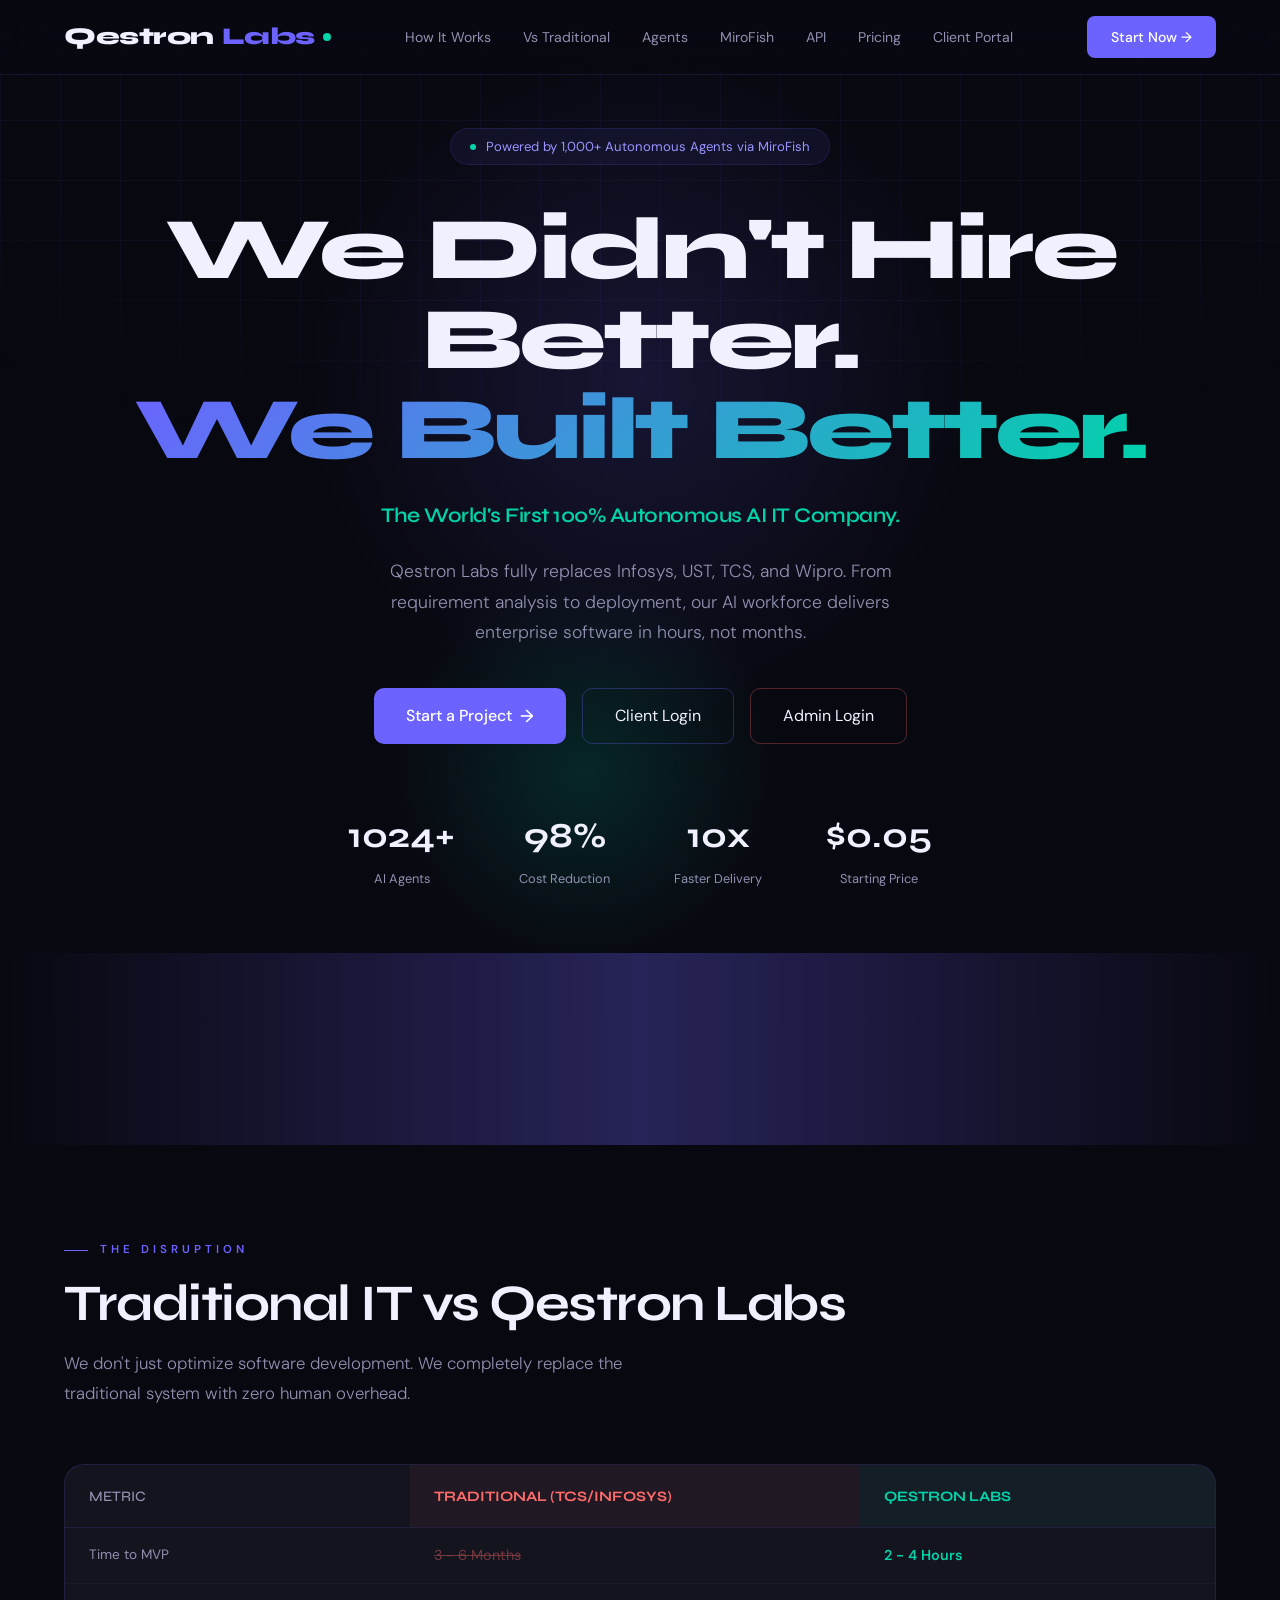
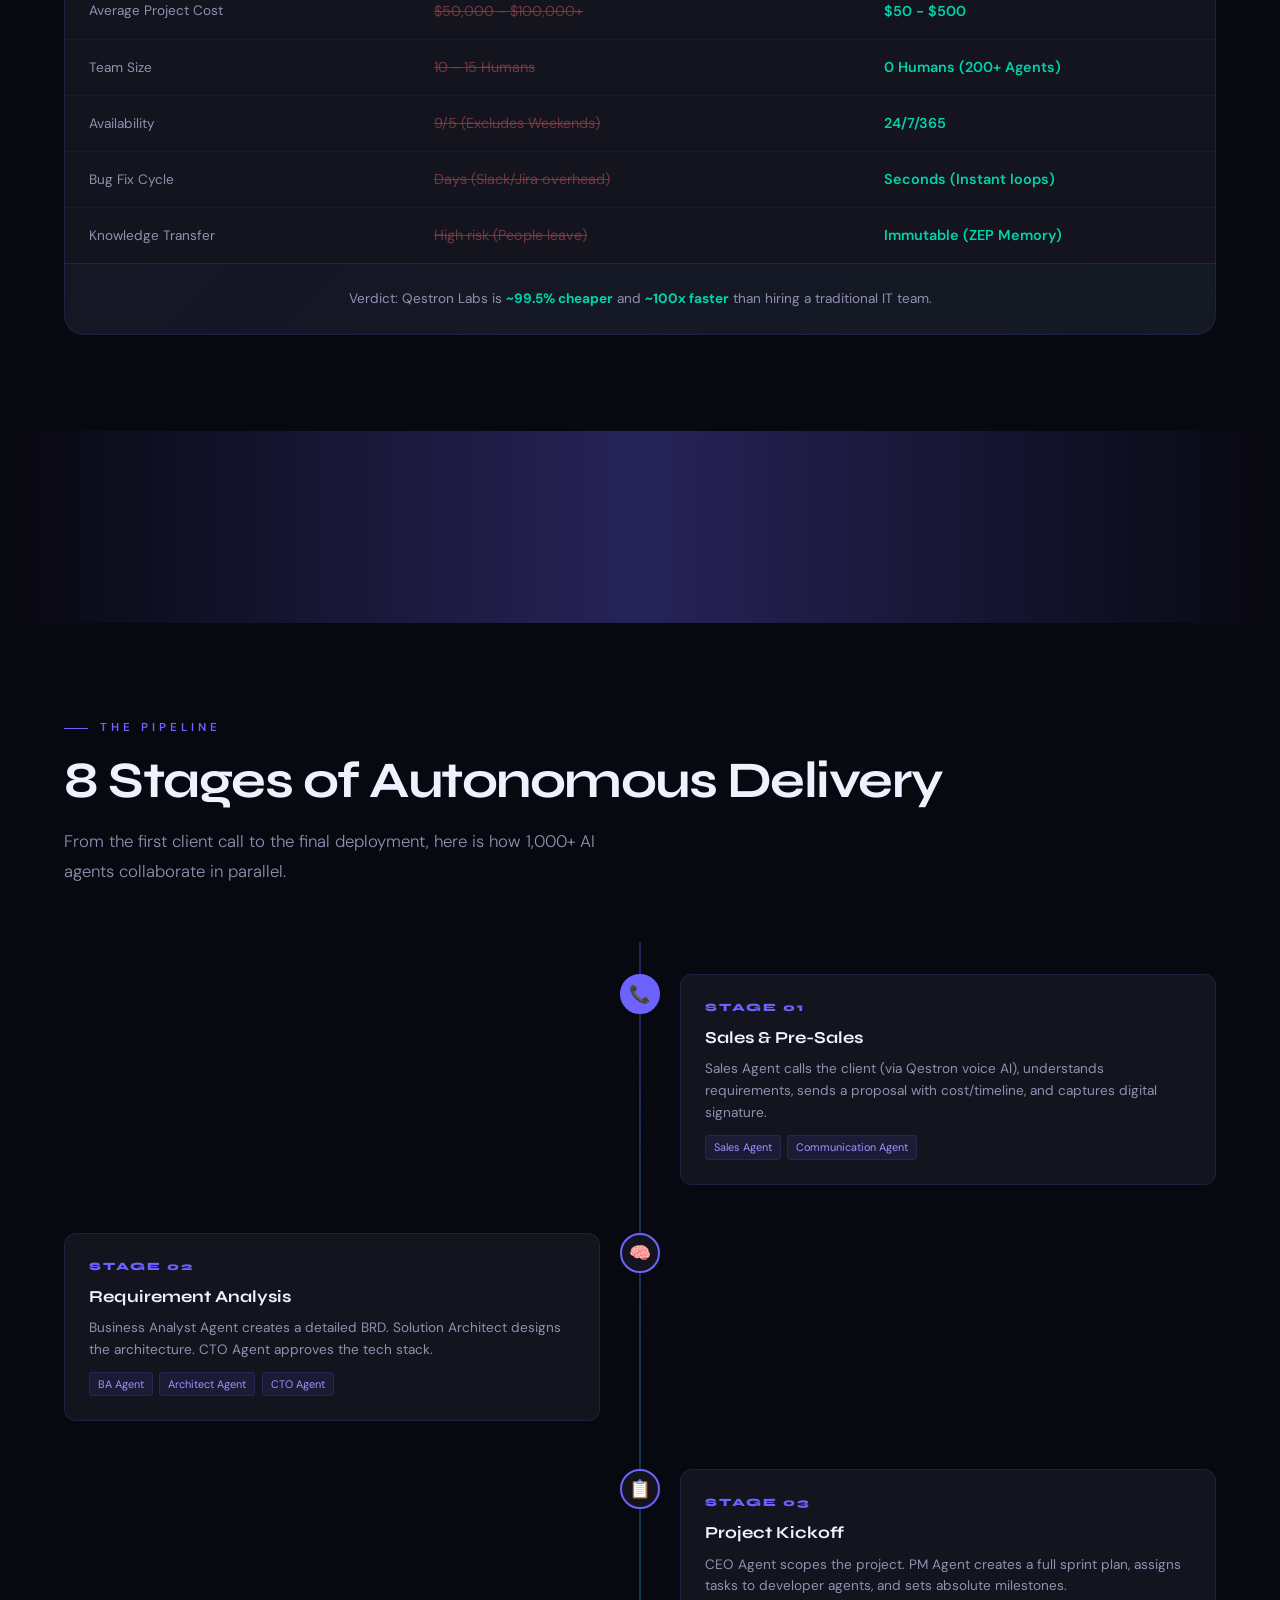
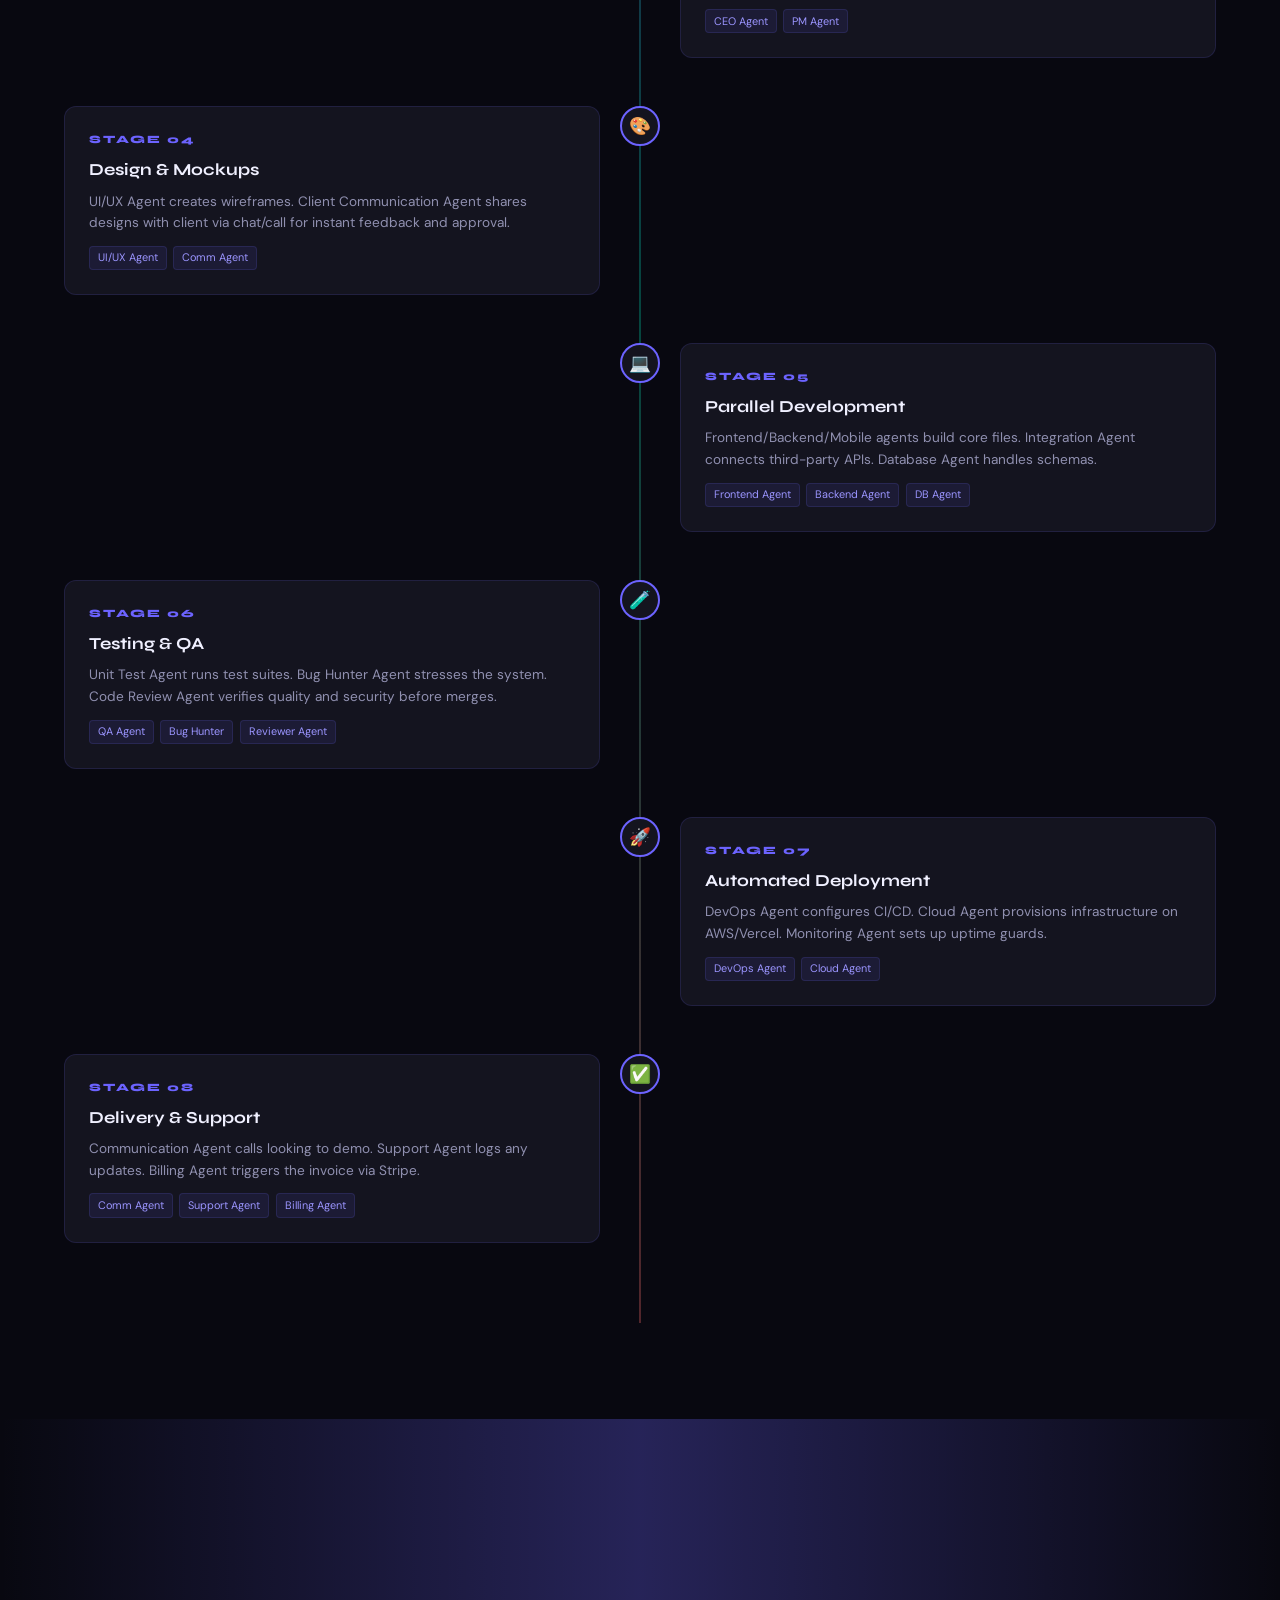
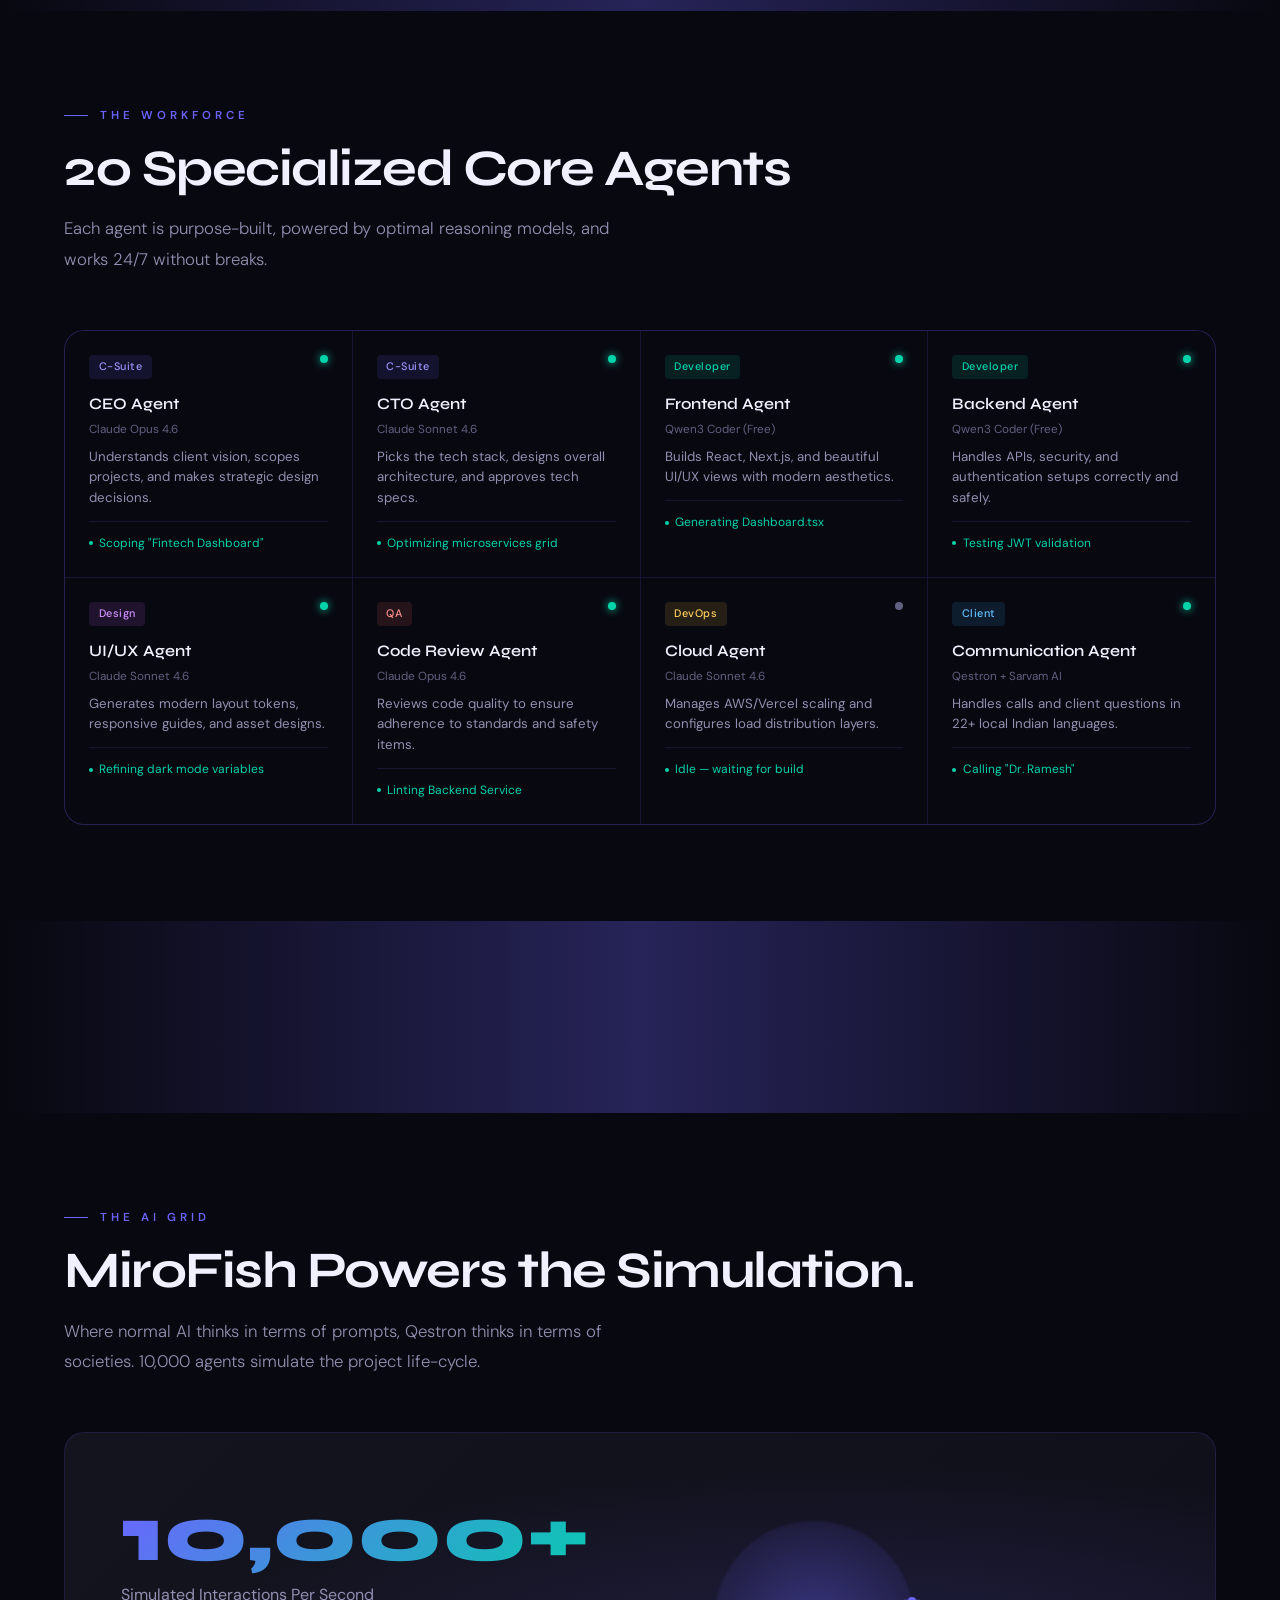
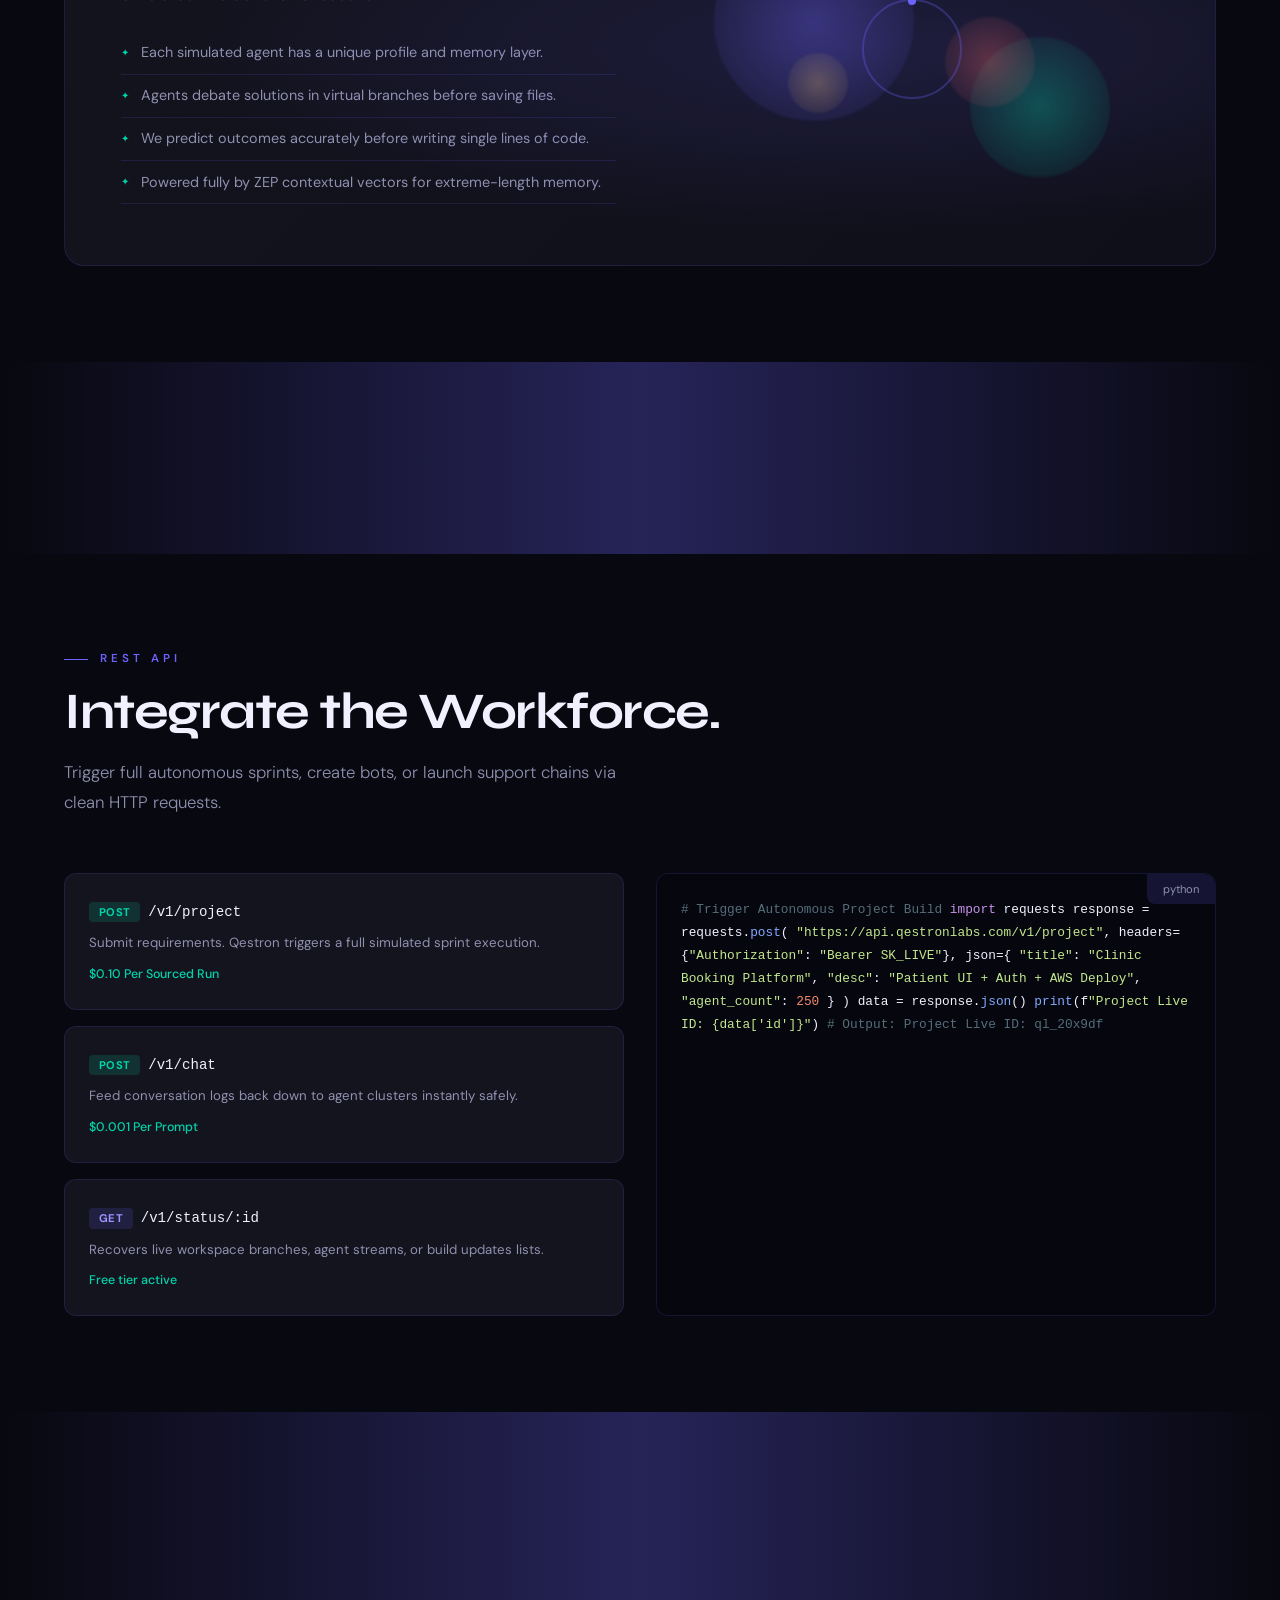
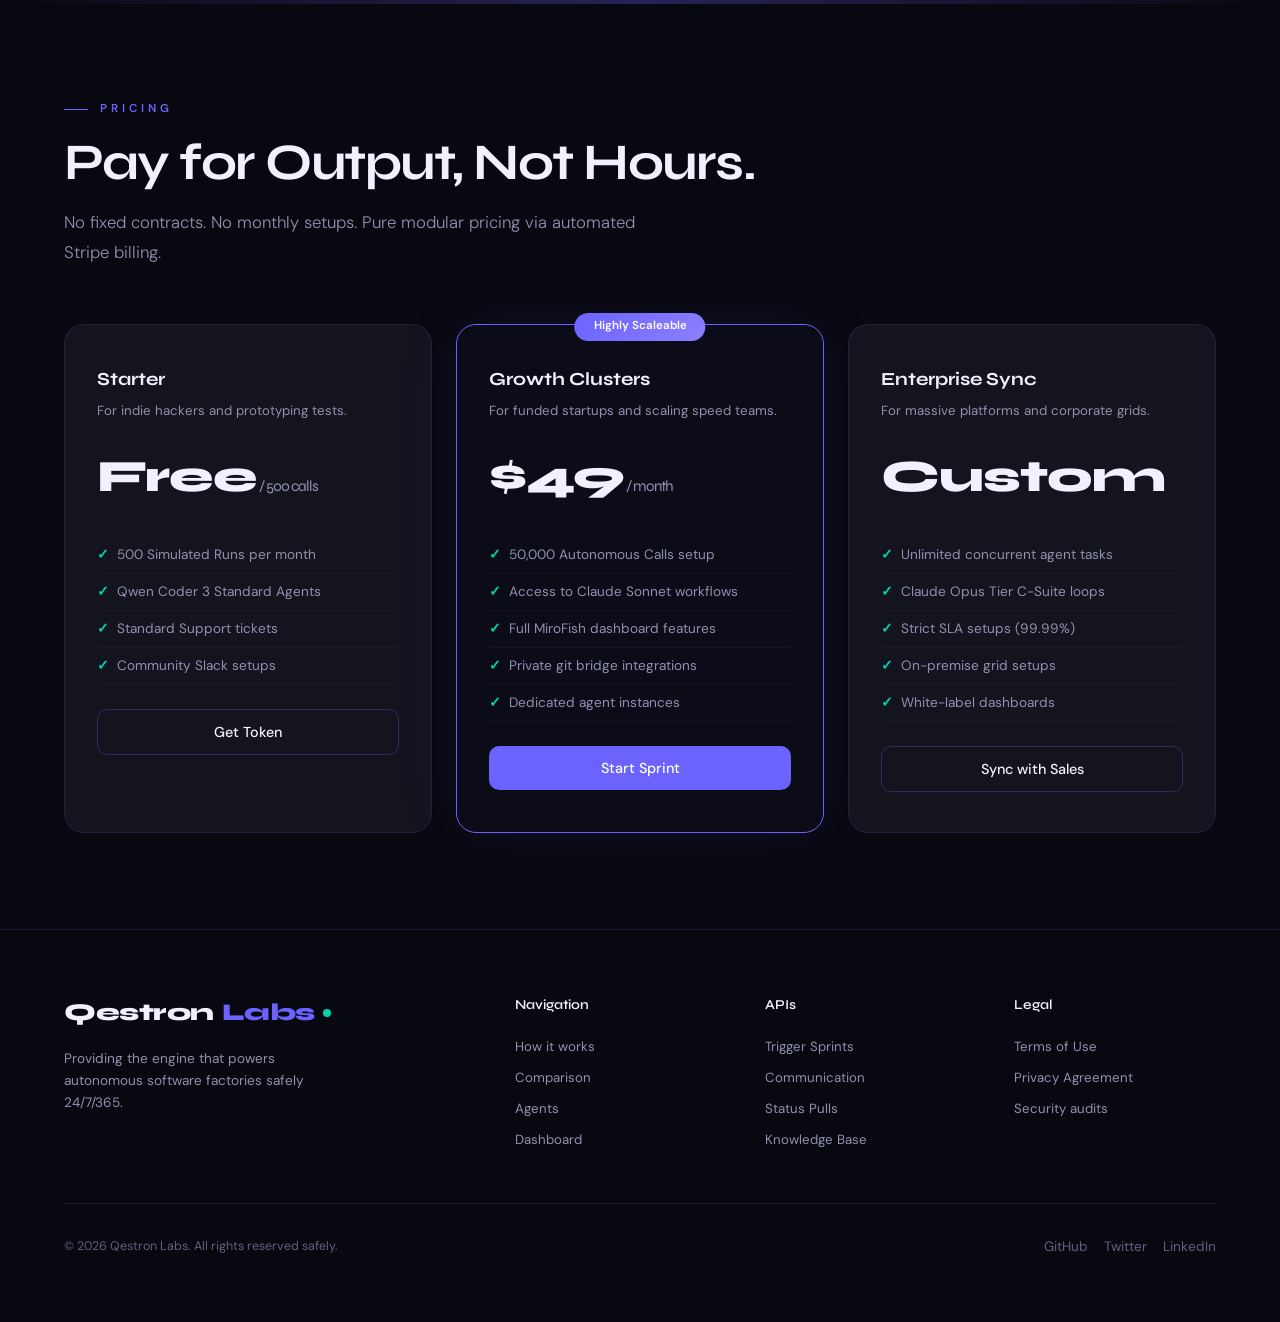
<file: index.html>
<!DOCTYPE html>
<html lang="en">
<head>
  <meta charset="UTF-8">
  <meta name="viewport" content="width=device-width, initial-scale=1.0">
  <title>Qestron Labs — Autonomous AI Company</title>
  <link href="https://fonts.googleapis.com/css2?family=Syne:wght@600;700;800&family=DM+Sans:ital,wght@0,300;0,400;0,500;0,700;1,300&display=swap" rel="stylesheet">
  <link rel="stylesheet" href="assets/styles.css">
  <style>
    /* Page-specific overrides or small tweaks if needed */
    .hero { min-height: 100vh; }
  </style>
</head>
<body>

  <!-- NAVIGATION -->
  <nav id="navbar">
    <a href="index.html" class="logo">Qestron<span>Labs</span><div class="logo-dot"></div></a>
    <ul class="nav-links">
      <li><a href="#how">How It Works</a></li>
      <li><a href="#compare">Vs Traditional</a></li>
      <li><a href="#agents">Agents</a></li>
      <li><a href="#mirofish">MiroFish</a></li>
      <li><a href="#api">API</a></li>
      <li><a href="#pricing">Pricing</a></li>
      <li><a href="client/index.html">Client Portal</a></li>
    </ul>
    <a href="client/submit.html" class="nav-cta">Start Now →</a>
    <button class="mobile-toggle" onclick="toggleMobileNav()">☰</button>
  </nav>

  <!-- HERO -->
  <section class="hero" id="home">
    <div class="grid-bg"></div>
    <div class="hero-glow"></div>
    <div class="hero-glow-2"></div>
    
    <div class="hero-badge">
      <div class="dot"></div>
      <span>Powered by 1,000+ Autonomous Agents via MiroFish</span>
    </div>
    
    <h1>
      We Didn't Hire Better.<br>
      <span class="gradient-text">We Built Better.</span>
    </h1>
    
    <div class="hero-tagline">The World's First 100% Autonomous AI IT Company.</div>
    
    <p class="hero-sub">
      Qestron Labs fully replaces Infosys, UST, TCS, and Wipro. From requirement analysis to deployment, our AI workforce delivers enterprise software in hours, not months.
    </p>
    
    <div class="hero-ctas">
      <a href="client/submit.html" class="btn-primary">Start a Project <span style="font-size:1.1rem">→</span></a>
      <a href="client/index.html" class="btn-outline">Client Login</a>
      <a href="admin/login.html" class="btn-outline" style="border-color: rgba(255,107,107,0.3);">Admin Login</a>
    </div>
    
    <div class="hero-stats">
      <div class="stat">
        <div class="stat-num"><span class="counter" data-target="1024">0</span>+</div>
        <div class="stat-label">AI Agents</div>
      </div>
      <div class="stat">
        <div class="stat-num"><span class="counter" data-target="98">0</span>%</div>
        <div class="stat-label">Cost Reduction</div>
      </div>
      <div class="stat">
        <div class="stat-num"><span class="counter" data-target="10">0</span>x</div>
        <div class="stat-label">Faster Delivery</div>
      </div>
      <div class="stat">
        <div class="stat-num">$<span style="display:inline">0.05</span></div>
        <div class="stat-label">Starting Price</div>
      </div>
    </div>
  </section>

  <section class="section-divider"></section>

  <!-- COMPARISON -->
  <section id="compare" class="reveal">
    <div class="section-label">The Disruption</div>
    <h2 class="section-title">Traditional IT vs Qestron Labs</h2>
    <p class="section-sub">We don't just optimize software development. We completely replace the traditional system with zero human overhead.</p>
    
    <div class="compare-table-wrap">
      <table class="compare-table">
        <thead>
          <tr>
            <th>METRIC</th>
            <th>TRADITIONAL (TCS/INFOSYS)</th>
            <th>QESTRON LABS</th>
          </tr>
        </thead>
        <tbody>
          <tr>
            <td>Time to MVP</td>
            <td><span class="bad">3 - 6 Months</span></td>
            <td><span class="good">2 - 4 Hours</span></td>
          </tr>
          <tr>
            <td>Average Project Cost</td>
            <td><span class="bad">$50,000 - $100,000+</span></td>
            <td><span class="good">$50 - $500</span></td>
          </tr>
          <tr>
            <td>Team Size</td>
            <td><span class="bad">10 - 15 Humans</span></td>
            <td><span class="good">0 Humans (200+ Agents)</span></td>
          </tr>
          <tr>
            <td>Availability</td>
            <td><span class="bad">9/5 (Excludes Weekends)</span></td>
            <td><span class="good">24/7/365</span></td>
          </tr>
          <tr>
            <td>Bug Fix Cycle</td>
            <td><span class="bad">Days (Slack/Jira overhead)</span></td>
            <td><span class="good">Seconds (Instant loops)</span></td>
          </tr>
          <tr>
            <td>Knowledge Transfer</td>
            <td><span class="bad">High risk (People leave)</span></td>
            <td><span class="good">Immutable (ZEP Memory)</span></td>
          </tr>
        </tbody>
      </table>
      <div class="compare-verdict">
        Verdict: Qestron Labs is <strong>~99.5% cheaper</strong> and <strong>~100x faster</strong> than hiring a traditional IT team.
      </div>
    </div>
  </section>

  <section class="section-divider"></section>

  <!-- 8-STAGE PROCESS -->
  <section id="how" class="reveal">
    <div class="section-label">The Pipeline</div>
    <h2 class="section-title">8 Stages of Autonomous Delivery</h2>
    <p class="section-sub">From the first client call to the final deployment, here is how 1,000+ AI agents collaborate in parallel.</p>
    
    <div class="timeline">
      <div class="timeline-line"></div>
      
      <!-- Stage 1 -->
      <div class="timeline-item">
        <div class="timeline-dot active">📞</div>
        <div class="timeline-content">
          <div class="timeline-num">STAGE 01</div>
          <h3 class="timeline-title">Sales & Pre-Sales</h3>
          <p class="timeline-desc">Sales Agent calls the client (via Qestron voice AI), understands requirements, sends a proposal with cost/timeline, and captures digital signature.</p>
          <div class="timeline-agents">
            <span class="timeline-agent-chip">Sales Agent</span>
            <span class="timeline-agent-chip">Communication Agent</span>
          </div>
        </div>
      </div>

      <!-- Stage 2 -->
      <div class="timeline-item">
        <div class="timeline-dot">🧠</div>
        <div class="timeline-content">
          <div class="timeline-num">STAGE 02</div>
          <h3 class="timeline-title">Requirement Analysis</h3>
          <p class="timeline-desc">Business Analyst Agent creates a detailed BRD. Solution Architect designs the architecture. CTO Agent approves the tech stack.</p>
          <div class="timeline-agents">
            <span class="timeline-agent-chip">BA Agent</span>
            <span class="timeline-agent-chip">Architect Agent</span>
            <span class="timeline-agent-chip">CTO Agent</span>
          </div>
        </div>
      </div>

      <!-- Stage 3 -->
      <div class="timeline-item">
        <div class="timeline-dot">📋</div>
        <div class="timeline-content">
          <div class="timeline-num">STAGE 03</div>
          <h3 class="timeline-title">Project Kickoff</h3>
          <p class="timeline-desc">CEO Agent scopes the project. PM Agent creates a full sprint plan, assigns tasks to developer agents, and sets absolute milestones.</p>
          <div class="timeline-agents">
            <span class="timeline-agent-chip">CEO Agent</span>
            <span class="timeline-agent-chip">PM Agent</span>
          </div>
        </div>
      </div>

      <!-- Stage 4 -->
      <div class="timeline-item">
        <div class="timeline-dot">🎨</div>
        <div class="timeline-content">
          <div class="timeline-num">STAGE 04</div>
          <h3 class="timeline-title">Design & Mockups</h3>
          <p class="timeline-desc">UI/UX Agent creates wireframes. Client Communication Agent shares designs with client via chat/call for instant feedback and approval.</p>
          <div class="timeline-agents">
            <span class="timeline-agent-chip">UI/UX Agent</span>
            <span class="timeline-agent-chip">Comm Agent</span>
          </div>
        </div>
      </div>

      <!-- Stage 5 -->
      <div class="timeline-item">
        <div class="timeline-dot">💻</div>
        <div class="timeline-content">
          <div class="timeline-num">STAGE 05</div>
          <h3 class="timeline-title">Parallel Development</h3>
          <p class="timeline-desc">Frontend/Backend/Mobile agents build core files. Integration Agent connects third-party APIs. Database Agent handles schemas.</p>
          <div class="timeline-agents">
            <span class="timeline-agent-chip">Frontend Agent</span>
            <span class="timeline-agent-chip">Backend Agent</span>
            <span class="timeline-agent-chip">DB Agent</span>
          </div>
        </div>
      </div>

      <!-- Stage 6 -->
      <div class="timeline-item">
        <div class="timeline-dot">🧪</div>
        <div class="timeline-content">
          <div class="timeline-num">STAGE 06</div>
          <h3 class="timeline-title">Testing & QA</h3>
          <p class="timeline-desc">Unit Test Agent runs test suites. Bug Hunter Agent stresses the system. Code Review Agent verifies quality and security before merges.</p>
          <div class="timeline-agents">
            <span class="timeline-agent-chip">QA Agent</span>
            <span class="timeline-agent-chip">Bug Hunter</span>
            <span class="timeline-agent-chip">Reviewer Agent</span>
          </div>
        </div>
      </div>

      <!-- Stage 7 -->
      <div class="timeline-item">
        <div class="timeline-dot">🚀</div>
        <div class="timeline-content">
          <div class="timeline-num">STAGE 07</div>
          <h3 class="timeline-title">Automated Deployment</h3>
          <p class="timeline-desc">DevOps Agent configures CI/CD. Cloud Agent provisions infrastructure on AWS/Vercel. Monitoring Agent sets up uptime guards.</p>
          <div class="timeline-agents">
            <span class="timeline-agent-chip">DevOps Agent</span>
            <span class="timeline-agent-chip">Cloud Agent</span>
          </div>
        </div>
      </div>

      <!-- Stage 8 -->
      <div class="timeline-item">
        <div class="timeline-dot">✅</div>
        <div class="timeline-content">
          <div class="timeline-num">STAGE 08</div>
          <h3 class="timeline-title">Delivery & Support</h3>
          <p class="timeline-desc">Communication Agent calls looking to demo. Support Agent logs any updates. Billing Agent triggers the invoice via Stripe.</p>
          <div class="timeline-agents">
            <span class="timeline-agent-chip">Comm Agent</span>
            <span class="timeline-agent-chip">Support Agent</span>
            <span class="timeline-agent-chip">Billing Agent</span>
          </div>
        </div>
      </div>

    </div>
  </section>

  <section class="section-divider"></section>

  <!-- AGENT GRID -->
  <section id="agents" class="reveal">
    <div class="section-label">The Workforce</div>
    <h2 class="section-title">20 Specialized Core Agents</h2>
    <p class="section-sub">Each agent is purpose-built, powered by optimal reasoning models, and works 24/7 without breaks.</p>
    
    <div class="agents-grid">
      <!-- C-Suite -->
      <div class="agent-card">
        <div class="agent-header">
          <span class="agent-tag tag-csuite">C-Suite</span>
          <div class="agent-status-dot dot-active"></div>
        </div>
        <div class="agent-name">CEO Agent</div>
        <div class="agent-model">Claude Opus 4.6</div>
        <div class="agent-desc">Understands client vision, scopes projects, and makes strategic design decisions.</div>
        <div class="agent-task-live">Scoping "Fintech Dashboard"</div>
      </div>

      <div class="agent-card">
        <div class="agent-header">
          <span class="agent-tag tag-csuite">C-Suite</span>
          <div class="agent-status-dot dot-active"></div>
        </div>
        <div class="agent-name">CTO Agent</div>
        <div class="agent-model">Claude Sonnet 4.6</div>
        <div class="agent-desc">Picks the tech stack, designs overall architecture, and approves tech specs.</div>
        <div class="agent-task-live">Optimizing microservices grid</div>
      </div>

      <!-- Developers -->
      <div class="agent-card">
        <div class="agent-header">
          <span class="agent-tag tag-dev">Developer</span>
          <div class="agent-status-dot dot-active"></div>
        </div>
        <div class="agent-name">Frontend Agent</div>
        <div class="agent-model">Qwen3 Coder (Free)</div>
        <div class="agent-desc">Builds React, Next.js, and beautiful UI/UX views with modern aesthetics.</div>
        <div class="agent-task-live">Generating Dashboard.tsx</div>
      </div>

      <div class="agent-card">
        <div class="agent-header">
          <span class="agent-tag tag-dev">Developer</span>
          <div class="agent-status-dot dot-active"></div>
        </div>
        <div class="agent-name">Backend Agent</div>
        <div class="agent-model">Qwen3 Coder (Free)</div>
        <div class="agent-desc">Handles APIs, security, and authentication setups correctly and safely.</div>
        <div class="agent-task-live">Testing JWT validation</div>
      </div>

      <div class="agent-card">
        <div class="agent-header">
          <span class="agent-tag tag-design">Design</span>
          <div class="agent-status-dot dot-active"></div>
        </div>
        <div class="agent-name">UI/UX Agent</div>
        <div class="agent-model">Claude Sonnet 4.6</div>
        <div class="agent-desc">Generates modern layout tokens, responsive guides, and asset designs.</div>
        <div class="agent-task-live">Refining dark mode variables</div>
      </div>

      <div class="agent-card">
        <div class="agent-header">
          <span class="agent-tag tag-qa">QA</span>
          <div class="agent-status-dot dot-active"></div>
        </div>
        <div class="agent-name">Code Review Agent</div>
        <div class="agent-model">Claude Opus 4.6</div>
        <div class="agent-desc">Reviews code quality to ensure adherence to standards and safety items.</div>
        <div class="agent-task-live">Linting Backend Service</div>
      </div>

      <div class="agent-card">
        <div class="agent-header">
          <span class="agent-tag tag-devops">DevOps</span>
          <div class="agent-status-dot dot-idle"></div>
        </div>
        <div class="agent-name">Cloud Agent</div>
        <div class="agent-model">Claude Sonnet 4.6</div>
        <div class="agent-desc">Manages AWS/Vercel scaling and configures load distribution layers.</div>
        <div class="agent-task-live">Idle — waiting for build</div>
      </div>

      <div class="agent-card">
        <div class="agent-header">
          <span class="agent-tag tag-client">Client</span>
          <div class="agent-status-dot dot-active"></div>
        </div>
        <div class="agent-name">Communication Agent</div>
        <div class="agent-model">Qestron + Sarvam AI</div>
        <div class="agent-desc">Handles calls and client questions in 22+ local Indian languages.</div>
        <div class="agent-task-live">Calling "Dr. Ramesh"</div>
      </div>
    </div>
  </section>

  <section class="section-divider"></section>

  <!-- MIROFISH ENGINE -->
  <section id="mirofish" class="reveal">
    <div class="section-label">The AI Grid</div>
    <h2 class="section-title">MiroFish Powers the Simulation.</h2>
    <p class="section-sub">Where normal AI thinks in terms of prompts, Qestron thinks in terms of societies. 10,000 agents simulate the project life-cycle.</p>
    
    <div class="miro-box">
      <div>
        <div class="miro-count">10,000+</div>
        <div class="miro-label">Simulated Interactions Per Second</div>
        <ul class="miro-features">
          <li>Each simulated agent has a unique profile and memory layer.</li>
          <li>Agents debate solutions in virtual branches before saving files.</li>
          <li>We predict outcomes accurately before writing single lines of code.</li>
          <li>Powered fully by ZEP contextual vectors for extreme-length memory.</li>
        </ul>
      </div>
      <div class="miro-visual">
        <div class="miro-orb orb1"></div>
        <div class="miro-orb orb2"></div>
        <div class="miro-orb orb3"></div>
        <div class="miro-orb orb4"></div>
        <div class="miro-center-ring"></div>
      </div>
    </div>
  </section>

  <section class="section-divider"></section>

  <!-- API SECTION -->
  <section id="api" class="reveal">
    <div class="section-label">REST API</div>
    <h2 class="section-title">Integrate the Workforce.</h2>
    <p class="section-sub">Trigger full autonomous sprints, create bots, or launch support chains via clean HTTP requests.</p>
    
    <div class="api-grid">
      <div>
        <div class="api-card" style="margin-bottom: 1rem;">
          <div><span class="api-method method-post">POST</span><span class="api-endpoint">/v1/project</span></div>
          <p class="api-desc">Submit requirements. Qestron triggers a full simulated sprint execution.</p>
          <div class="api-price">$0.10 Per Sourced Run</div>
        </div>
        <div class="api-card" style="margin-bottom: 1rem;">
          <div><span class="api-method method-post">POST</span><span class="api-endpoint">/v1/chat</span></div>
          <p class="api-desc">Feed conversation logs back down to agent clusters instantly safely.</p>
          <div class="api-price">$0.001 Per Prompt</div>
        </div>
        <div class="api-card">
          <div><span class="api-method method-get">GET</span><span class="api-endpoint">/v1/status/:id</span></div>
          <p class="api-desc">Recovers live workspace branches, agent streams, or build updates lists.</p>
          <div class="api-price">Free tier active</div>
        </div>
      </div>
      
      <div class="code-block">
        <div class="lang-tab">python</div>
<span class="c-comment"># Trigger Autonomous Project Build</span>
<span class="c-keyword">import</span> requests

response = requests.<span class="c-func">post</span>(
  <span class="c-str">"https://api.qestronlabs.com/v1/project"</span>,
  headers={<span class="c-str">"Authorization"</span>: <span class="c-str">"Bearer SK_LIVE"</span>},
  json={
    <span class="c-str">"title"</span>: <span class="c-str">"Clinic Booking Platform"</span>,
    <span class="c-str">"desc"</span>: <span class="c-str">"Patient UI + Auth + AWS Deploy"</span>,
    <span class="c-str">"agent_count"</span>: <span class="c-const">250</span>
  }
)

data = response.<span class="c-func">json</span>()
<span class="c-func">print</span>(f<span class="c-str">"Project Live ID: {data['id']}"</span>)
<span class="c-comment"># Output: Project Live ID: ql_20x9df</span>
      </div>
    </div>
  </section>

  <section class="section-divider"></section>

  <!-- PRICING -->
  <section id="pricing" class="reveal">
    <div class="section-label">Pricing</div>
    <h2 class="section-title">Pay for Output, Not Hours.</h2>
    <p class="section-sub">No fixed contracts. No monthly setups. Pure modular pricing via automated Stripe billing.</p>
    
    <div class="pricing-grid">
      <div class="pricing-card">
        <div class="pricing-name">Starter</div>
        <p class="pricing-desc">For indie hackers and prototyping tests.</p>
        <div class="pricing-price">Free<span> / 500 calls</span></div>
        <ul class="pricing-features">
          <li>500 Simulated Runs per month</li>
          <li>Qwen Coder 3 Standard Agents</li>
          <li>Standard Support tickets</li>
          <li>Community Slack setups</li>
        </ul>
        <button class="pricing-btn outline">Get Token</button>
      </div>

      <div class="pricing-card featured">
        <div class="featured-badge">Highly Scaleable</div>
        <div class="pricing-name">Growth Clusters</div>
        <p class="pricing-desc">For funded startups and scaling speed teams.</p>
        <div class="pricing-price">$49<span> / month</span></div>
        <ul class="pricing-features">
          <li>50,000 Autonomous Calls setup</li>
          <li>Access to Claude Sonnet workflows</li>
          <li>Full MiroFish dashboard features</li>
          <li>Private git bridge integrations</li>
          <li>Dedicated agent instances</li>
        </ul>
        <button class="pricing-btn primary">Start Sprint</button>
      </div>

      <div class="pricing-card">
        <div class="pricing-name">Enterprise Sync</div>
        <p class="pricing-desc">For massive platforms and corporate grids.</p>
        <div class="pricing-price">Custom</div>
        <ul class="pricing-features">
          <li>Unlimited concurrent agent tasks</li>
          <li>Claude Opus Tier C-Suite loops</li>
          <li>Strict SLA setups (99.99%)</li>
          <li>On-premise grid setups</li>
          <li>White-label dashboards</li>
        </ul>
        <button class="pricing-btn outline">Sync with Sales</button>
      </div>
    </div>
  </section>

  <!-- FOOTER -->
  <footer>
    <div class="footer-grid">
      <div class="footer-brand">
        <a href="#" class="logo">Qestron<span>Labs</span><div class="logo-dot"></div></a>
        <p>Providing the engine that powers autonomous software factories safely 24/7/365.</p>
      </div>
      <div class="footer-col">
        <h4>Navigation</h4>
        <a href="#how">How it works</a>
        <a href="#compare">Comparison</a>
        <a href="#agents">Agents</a>
        <a href="dashboard.html">Dashboard</a>
      </div>
      <div class="footer-col">
        <h4>APIs</h4>
        <a href="#api">Trigger Sprints</a>
        <a href="#api">Communication</a>
        <a href="#api">Status Pulls</a>
        <a href="#">Knowledge Base</a>
      </div>
      <div class="footer-col">
        <h4>Legal</h4>
        <a href="#">Terms of Use</a>
        <a href="#">Privacy Agreement</a>
        <a href="#">Security audits</a>
      </div>
    </div>
    <div class="footer-bottom">
      <div class="footer-copy">© 2026 Qestron Labs. All rights reserved safely.</div>
      <div class="footer-socials">
        <a href="#">GitHub</a>
        <a href="#">Twitter</a>
        <a href="#">LinkedIn</a>
      </div>
    </div>
  </footer>

  <script>
    /* Continuous Navbar Color Shifters */
    window.addEventListener('scroll', () => {
      const nav = document.getElementById('navbar');
      if (window.scrollY > 40) { nav.classList.add('scrolled'); } 
      else { nav.classList.remove('scrolled'); }
    });

    /* Basic Reveal Actions on Scroll */
    const revealers = document.querySelectorAll('.reveal');
    const observer = new IntersectionObserver(entries => {
      entries.forEach(entry => {
        if (entry.isIntersecting) { entry.target.classList.add('visible'); }
      });
    }, { threshold: 0.1 });
    revealers.forEach(r => observer.observe(r));

    /* Simple Counters logic for Hero numbers view */
    const counters = document.querySelectorAll('.counter');
    counters.forEach(counter => {
      const target = +counter.getAttribute('data-target');
      const increment = target / 100;
      const updateCount = () => {
        const count = +counter.innerText;
        if (count < target) {
          counter.innerText = Math.ceil(count + increment);
          setTimeout(updateCount, 15);
        } else { counter.innerText = target; }
      }
      observer.observe(counter);
      /* Trigger manually for hero view instantly */
      updateCount();
    });

    function toggleMobileNav() {
      const links = document.querySelector('.nav-links');
      links.style.display = links.style.display === 'flex' ? 'none' : 'flex';
    }
  </script>

</body>
</html>
</file>
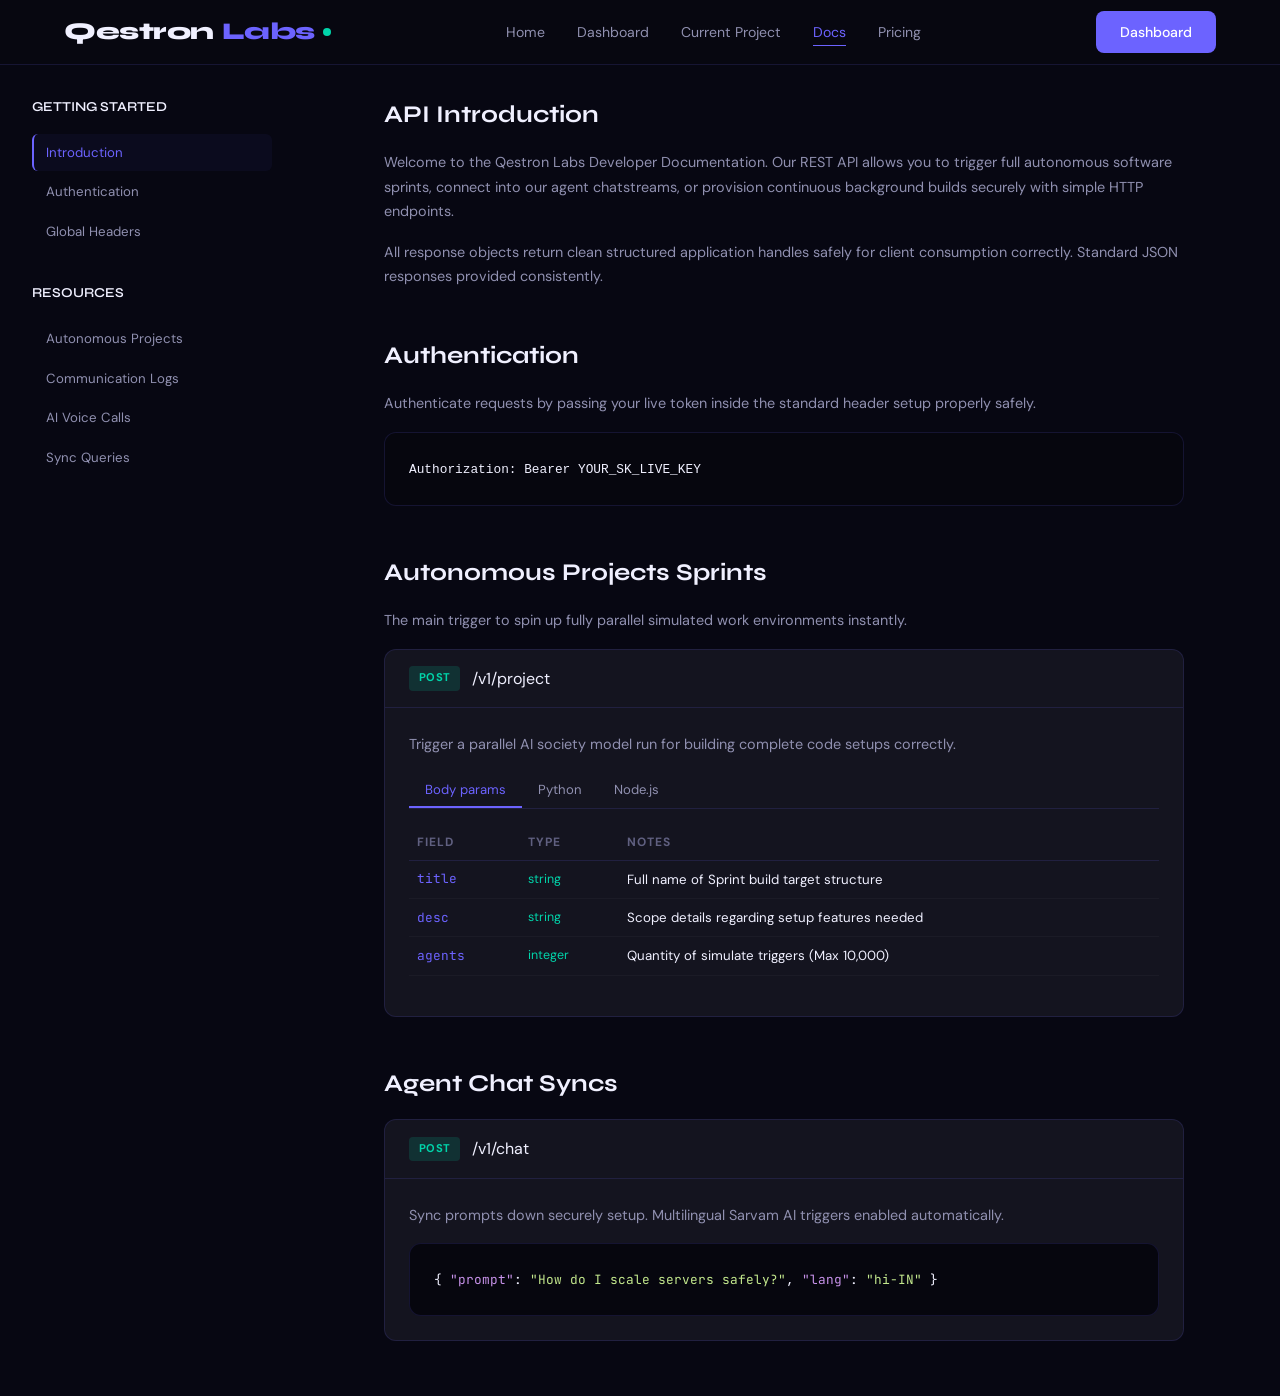
<file: docs.html>
<!DOCTYPE html>
<html lang="en">
<head>
  <meta charset="UTF-8">
  <meta name="viewport" content="width=device-width, initial-scale=1.0">
  <title>API Documentation — Qestron Labs</title>
  <link href="https://fonts.googleapis.com/css2?family=Syne:wght@600;700;800&family=JetBrains+Mono:wght@400;500&family=DM+Sans:wght@300;400;500;700&display=swap" rel="stylesheet">
  <link rel="stylesheet" href="assets/styles.css">
  <style>
    /* Specific tweaks */
    body { background: #070712; }
  </style>
</head>
<body>

  <!-- NAVIGATION -->
  <nav id="navbar" class="scrolled">
    <a href="index.html" class="logo">Qestron<span>Labs</span><div class="logo-dot"></div></a>
    <ul class="nav-links">
      <li><a href="index.html">Home</a></li>
      <li><a href="dashboard.html">Dashboard</a></li>
      <li><a href="project.html">Current Project</a></li>
      <li><a href="docs.html" class="active">Docs</a></li>
      <li><a href="pricing.html">Pricing</a></li>
    </ul>
    <a href="dashboard.html" class="nav-cta">Dashboard</a>
    <button class="mobile-toggle" onclick="toggleMobileNav()">☰</button>
  </nav>

  <div class="docs-layout">
    <!-- SIDEBAR -->
    <aside class="docs-sidebar">
      <h3>GETTING STARTED</h3>
      <ul class="docs-nav">
        <li><a href="#intro" class="active">Introduction</a></li>
        <li><a href="#auth">Authentication</a></li>
        <li><a href="#headers">Global Headers</a></li>
      </ul>
      <h3 style="margin-top: 2rem;">RESOURCES</h3>
      <ul class="docs-nav">
        <li><a href="#projects">Autonomous Projects</a></li>
        <li><a href="#chat">Communication Logs</a></li>
        <li><a href="#call">AI Voice Calls</a></li>
        <li><a href="#status">Sync Queries</a></li>
      </ul>
    </aside>

    <!-- CONTENT -->
    <div class="docs-main">
      <section id="intro" style="padding: 0; max-width: 800px;">
        <h2>API Introduction</h2>
        <p>Welcome to the Qestron Labs Developer Documentation. Our REST API allows you to trigger full autonomous software sprints, connect into our agent chatstreams, or provision continuous background builds securely with simple HTTP endpoints.</p>
        
        <p>All response objects return clean structured application handles safely for client consumption correctly. Standard JSON responses provided consistently.</p>
      </section>

      <section id="auth" style="padding: 0; margin-top: 3rem; max-width: 800px;">
        <h2>Authentication</h2>
        <p>Authenticate requests by passing your live token inside the standard header setup properly safely.</p>
        
        <div class="code-block" style="margin-top: 1rem;">
          <code>Authorization: Bearer YOUR_SK_LIVE_KEY</code>
        </div>
      </section>

      <section id="projects" style="padding: 0; margin-top: 3rem; max-width: 800px;">
        <h2>Autonomous Projects Sprints</h2>
        <p>The main trigger to spin up fully parallel simulated work environments instantly.</p>

        <div class="endpoint-card">
          <div class="endpoint-header">
            <span class="api-method method-post">POST</span>
            <span class="endpoint-title">/v1/project</span>
          </div>
          <div class="endpoint-body">
            <p style="margin-bottom: 1rem;">Trigger a parallel AI society model run for building complete code setups correctly.</p>

            <div class="tab-group" id="tabs-proj">
              <button class="tab-btn active" onclick="switchTab('proj', 'json')">Body params</button>
              <button class="tab-btn" onclick="switchTab('proj', 'py')">Python</button>
              <button class="tab-btn" onclick="switchTab('proj', 'node')">Node.js</button>
            </div>

            <div id="proj-json" class="tab-content">
              <table class="param-table">
                <thead><tr><th>Field</th><th>Type</th><th>Notes</th></tr></thead>
                <tbody>
                  <tr><td>title</td><td>string</td><td>Full name of Sprint build target structure</td></tr>
                  <tr><td>desc</td><td>string</td><td>Scope details regarding setup features needed</td></tr>
                  <tr><td>agents</td><td>integer</td><td>Quantity of simulate triggers (Max 10,000)</td></tr>
                </tbody>
              </table>
            </div>

            <div id="proj-py" class="tab-content" style="display: none;">
              <div class="code-block" style="background:transparent; border:none; padding:0;">
                <span class="c-keyword">import</span> requests<br>
                response = requests.<span class="c-func">post</span>(<br>
                &nbsp;&nbsp;<span class="c-str">"https://api.qestronlabs.com/v1/project"</span>,<br>
                &nbsp;&nbsp;json={<span class="c-str">"title"</span>: <span class="c-str">"Web Build"</span>, <span class="c-str">"agents"</span>: <span class="c-const">500</span>}<br>
                )
              </div>
            </div>

            <div id="proj-node" class="tab-content" style="display: none;">
              <div class="code-block" style="background:transparent; border:none; padding:0;">
                <span class="c-keyword">const</span> axios = <span class="c-func">require</span>(<span class="c-str">'axios'</span>);<br>
                axios.<span class="c-func">post</span>(<span class="c-str">'/v1/project'</span>, { <span class="c-const">title</span>: <span class="c-str">'Web Build'</span> });
              </div>
            </div>

          </div>
        </div>
      </section>

      <section id="chat" style="padding: 0; margin-top: 3rem; max-width: 800px;">
        <h2>Agent Chat Syncs</h2>
        
        <div class="endpoint-card">
          <div class="endpoint-header">
            <span class="api-method method-post">POST</span>
            <span class="endpoint-title">/v1/chat</span>
          </div>
          <div class="endpoint-body">
            <p style="margin-bottom: 1rem;">Sync prompts down securely setup. Multilingual Sarvam AI triggers enabled automatically.</p>
            <div class="code-block">
              { <span class="c-keyword">"prompt"</span>: <span class="c-str">"How do I scale servers safely?"</span>, <span class="c-keyword">"lang"</span>: <span class="c-str">"hi-IN"</span> }
            </div>
          </div>
        </div>
      </section>

    </div>
  </div>

  <script>
    function switchTab(section, target) {
      const parent = document.getElementById('tabs-' + section);
      parent.querySelectorAll('.tab-btn').forEach(b => b.classList.remove('active'));
      event.target.classList.add('active');
      
      const card = parent.closest('.endpoint-body');
      card.querySelectorAll('.tab-content').forEach(c => c.style.display = 'none');
      document.getElementById(section + '-' + target).style.display = 'block';
    }

    /* Small sidebar active logic while scrolling */
    window.addEventListener('scroll', () => {
        const sections = document.querySelectorAll('.docs-main section');
        const navitems = document.querySelectorAll('.docs-nav li a');
        sections.forEach((sec, i) => {
            const top = sec.offsetTop - 100;
            if (window.scrollY >= top) {
                navitems.forEach(n => n.classList.remove('active'));
                if (navitems[i]) navitems[i].classList.add('active');
            }
        });
    });
  </script>

</body>
</html>
</file>
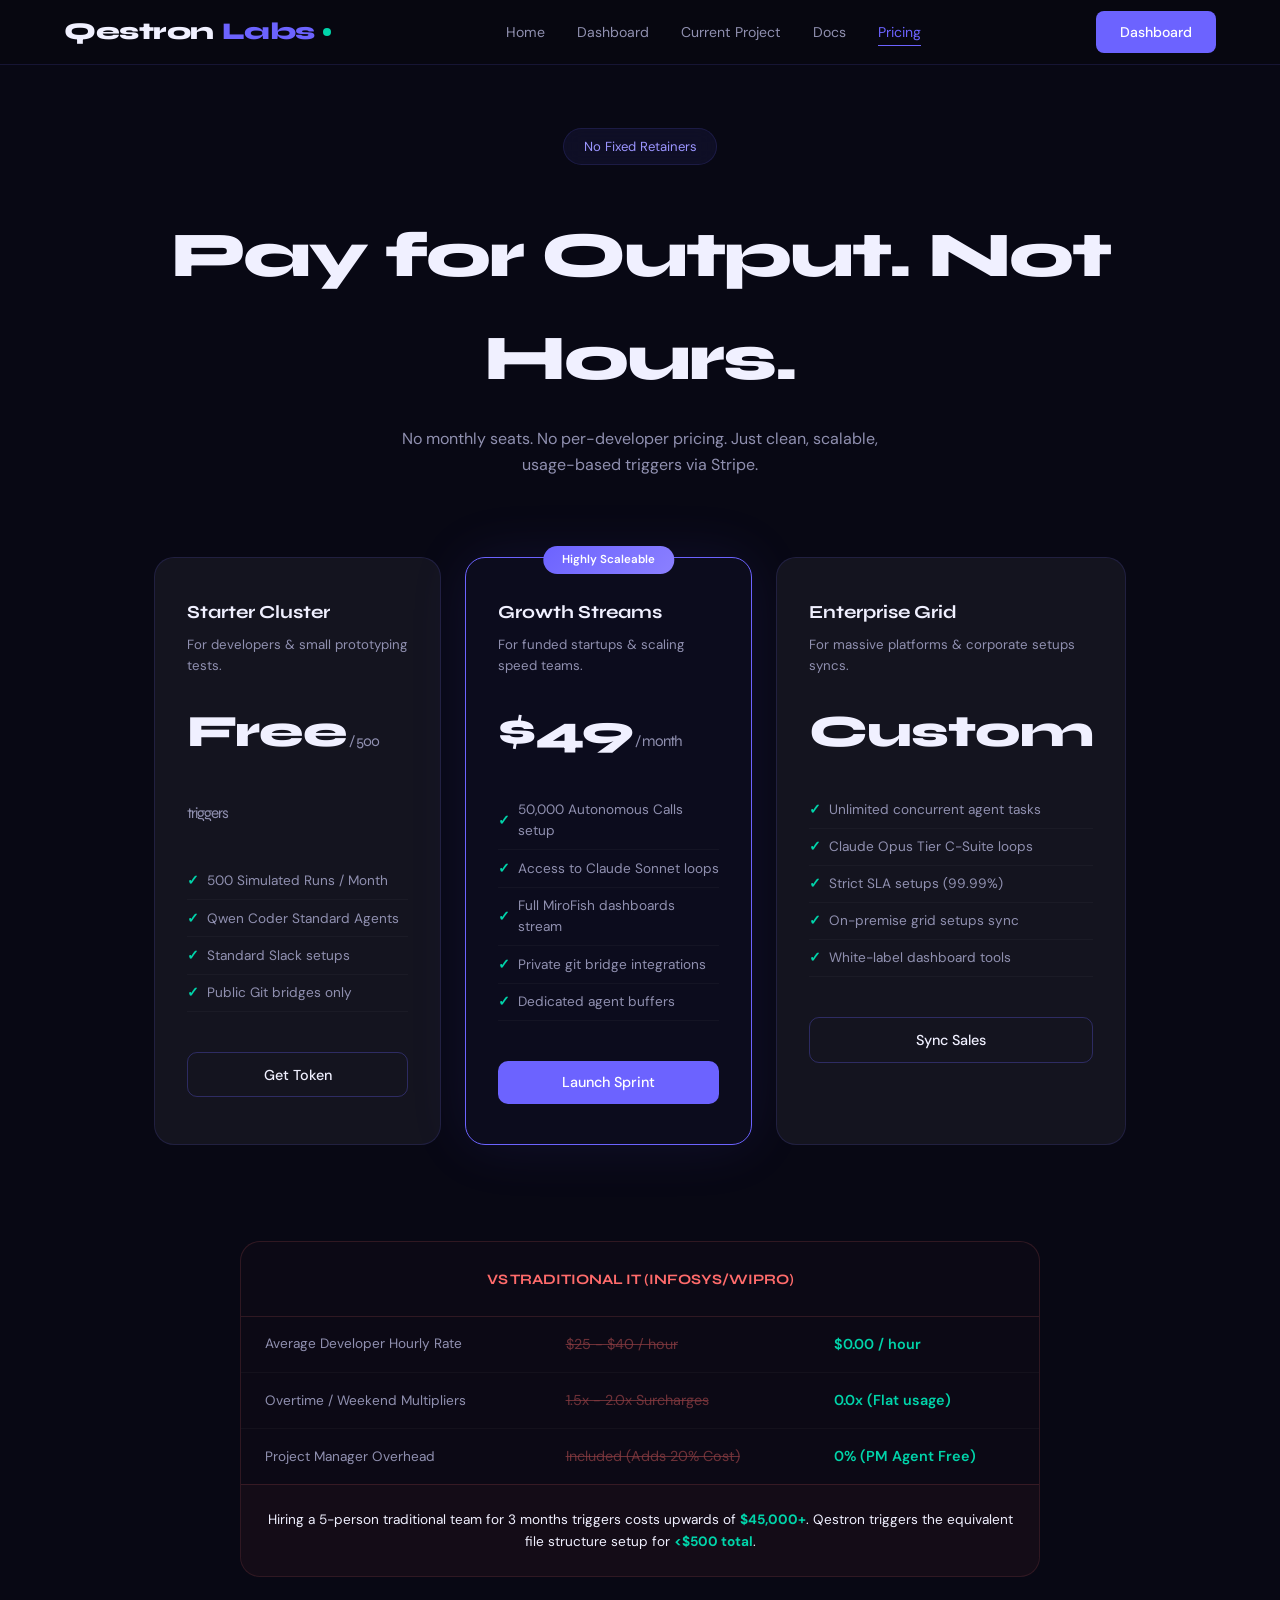
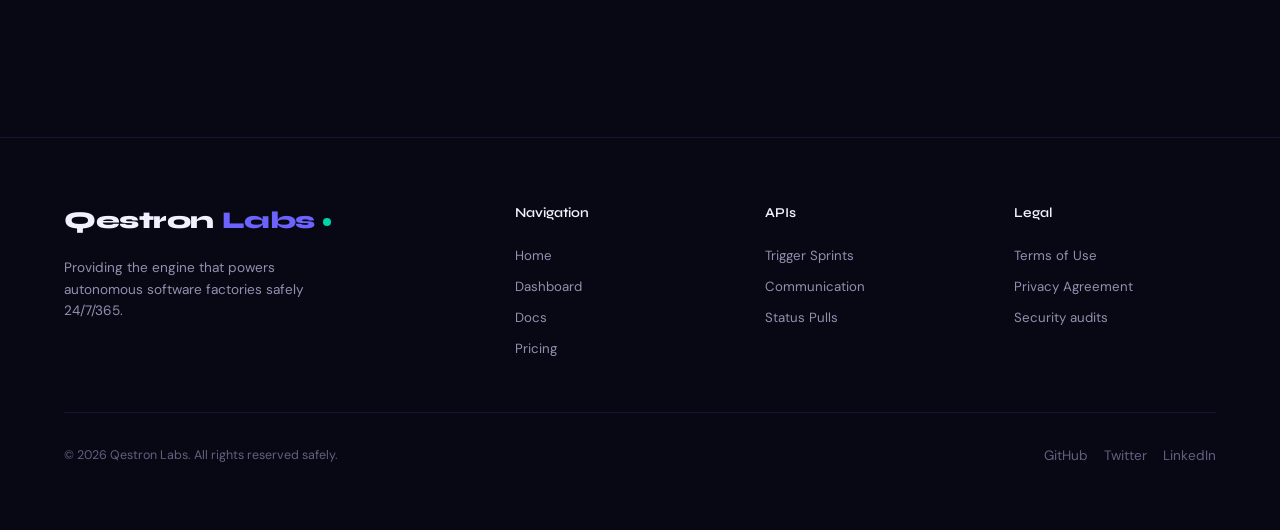
<file: pricing.html>
<!DOCTYPE html>
<html lang="en">
<head>
  <meta charset="UTF-8">
  <meta name="viewport" content="width=device-width, initial-scale=1.0">
  <title>Pricing Plans — Qestron Labs</title>
  <link href="https://fonts.googleapis.com/css2?family=Syne:wght@600;700;800&family=DM+Sans:wght@300;400;500;700&display=swap" rel="stylesheet">
  <link rel="stylesheet" href="assets/styles.css">
  <style>
    /* Specific tweaks */
    body { background: #080814; }
  </style>
</head>
<body>

  <!-- NAVIGATION -->
  <nav id="navbar" class="scrolled">
    <a href="index.html" class="logo">Qestron<span>Labs</span><div class="logo-dot"></div></a>
    <ul class="nav-links">
      <li><a href="index.html">Home</a></li>
      <li><a href="dashboard.html">Dashboard</a></li>
      <li><a href="project.html">Current Project</a></li>
      <li><a href="docs.html">Docs</a></li>
      <li><a href="pricing.html" class="active">Pricing</a></li>
    </ul>
    <a href="dashboard.html" class="nav-cta">Dashboard</a>
    <button class="mobile-toggle" onclick="toggleMobileNav()">☰</button>
  </nav>

  <!-- PRICING HEADER -->
  <section style="text-align: center; padding-top: 8rem; padding-bottom: 2rem;">
    <div class="hero-badge">No Fixed Retainers</div>
    <h1 style="font-family: 'Syne', sans-serif; font-size: clamp(2.5rem, 5vw, 4.5rem); font-weight: 800; letter-spacing: -2px; margin-bottom: 1rem;">
      <span class="gradient-text">Pay for Output.</span> Not Hours.
    </h1>
    <p style="color: var(--text2); max-width: 500px; margin: 0 auto 3rem; font-size: 1rem; line-height: 1.6;">
      No monthly seats. No per-developer pricing. Just clean, scalable, usage-based triggers via Stripe.
    </p>
  </section>

  <!-- CARDS (Reusing Global CSS) -->
  <section style="padding-top: 0; max-width: 1100px;">
    <div class="pricing-grid">
      
      <div class="pricing-card">
        <div class="pricing-name">Starter Cluster</div>
        <p class="pricing-desc">For developers & small prototyping tests.</p>
        <div class="pricing-price">Free<span> / 500 triggers</span></div>
        <ul class="pricing-features">
          <li>500 Simulated Runs / Month</li>
          <li>Qwen Coder Standard Agents</li>
          <li>Standard Slack setups</li>
          <li>Public Git bridges only</li>
        </ul>
        <button class="pricing-btn outline" style="margin-top: 1rem;">Get Token</button>
      </div>

      <div class="pricing-card featured">
        <div class="featured-badge">Highly Scaleable</div>
        <div class="pricing-name">Growth Streams</div>
        <p class="pricing-desc">For funded startups & scaling speed teams.</p>
        <div class="pricing-price">$49<span> / month</span></div>
        <ul class="pricing-features">
          <li>50,000 Autonomous Calls setup</li>
          <li>Access to Claude Sonnet loops</li>
          <li>Full MiroFish dashboards stream</li>
          <li>Private git bridge integrations</li>
          <li>Dedicated agent buffers</li>
        </ul>
        <button class="pricing-btn primary" style="margin-top: 1rem;">Launch Sprint</button>
      </div>

      <div class="pricing-card">
        <div class="pricing-name">Enterprise Grid</div>
        <p class="pricing-desc">For massive platforms & corporate setups syncs.</p>
        <div class="pricing-price">Custom</div>
        <ul class="pricing-features">
          <li>Unlimited concurrent agent tasks</li>
          <li>Claude Opus Tier C-Suite loops</li>
          <li>Strict SLA setups (99.99%)</li>
          <li>On-premise grid setups sync</li>
          <li>White-label dashboard tools</li>
        </ul>
        <button class="pricing-btn outline" style="margin-top: 1rem;">Sync Sales</button>
      </div>

    </div>
  </section>

  <!-- COMPARISON HIGHLIGHTS -->
  <section style="padding-top: 0;">
    <div class="compare-table-wrap" style="background: rgba(255,107,107,0.02); border-color: rgba(255,107,107,0.15); max-width: 800px; margin: 0 auto;">
      <div style="padding: 1.5rem; text-align: center; border-bottom: 1px solid rgba(255,107,107,0.15);">
        <span style="color: var(--accent3); font-weight: 700; font-family: 'Syne', sans-serif; font-size: 0.9rem;">VS TRADITIONAL IT (INFOSYS/WIPRO)</span>
      </div>
      <table class="compare-table">
        <tbody>
          <tr>
            <td>Average Developer Hourly Rate</td>
            <td><span class="bad">$25 - $40 / hour</span></td>
            <td><span class="good">$0.00 / hour</span></td>
          </tr>
          <tr>
            <td>Overtime / Weekend Multipliers</td>
            <td><span class="bad">1.5x - 2.0x Surcharges</span></td>
            <td><span class="good">0.0x (Flat usage)</span></td>
          </tr>
          <tr>
            <td>Project Manager Overhead</td>
            <td><span class="bad">Included (Adds 20% Cost)</span></td>
            <td><span class="good">0% (PM Agent Free)</span></td>
          </tr>
        </tbody>
      </table>
      <div class="compare-verdict" style="border-color: rgba(255,107,107,0.15); background: rgba(255,107,107,0.03); color: var(--text);">
        Hiring a 5-person traditional team for 3 months triggers costs upwards of <strong>$45,000+</strong>. Qestron triggers the equivalent file structure setup for <strong><$500 total</strong>.
      </div>
    </div>
  </section>

  <!-- FOOTER -->
  <footer style="margin-top: 4rem;">
    <div class="footer-grid">
      <div class="footer-brand">
        <a href="#" class="logo">Qestron<span>Labs</span><div class="logo-dot"></div></a>
        <p>Providing the engine that powers autonomous software factories safely 24/7/365.</p>
      </div>
      <div class="footer-col">
        <h4>Navigation</h4>
        <a href="index.html">Home</a>
        <a href="dashboard.html">Dashboard</a>
        <a href="docs.html">Docs</a>
        <a href="pricing.html">Pricing</a>
      </div>
      <div class="footer-col">
        <h4>APIs</h4>
        <a href="docs.html#projects">Trigger Sprints</a>
        <a href="docs.html#chat">Communication</a>
        <a href="docs.html#status">Status Pulls</a>
      </div>
      <div class="footer-col">
        <h4>Legal</h4>
        <a href="#">Terms of Use</a>
        <a href="#">Privacy Agreement</a>
        <a href="#">Security audits</a>
      </div>
    </div>
    <div class="footer-bottom">
      <div class="footer-copy">© 2026 Qestron Labs. All rights reserved safely.</div>
      <div class="footer-socials">
        <a href="#">GitHub</a>
        <a href="#">Twitter</a>
        <a href="#">LinkedIn</a>
      </div>
    </div>
  </footer>

</body>
</html>
</file>
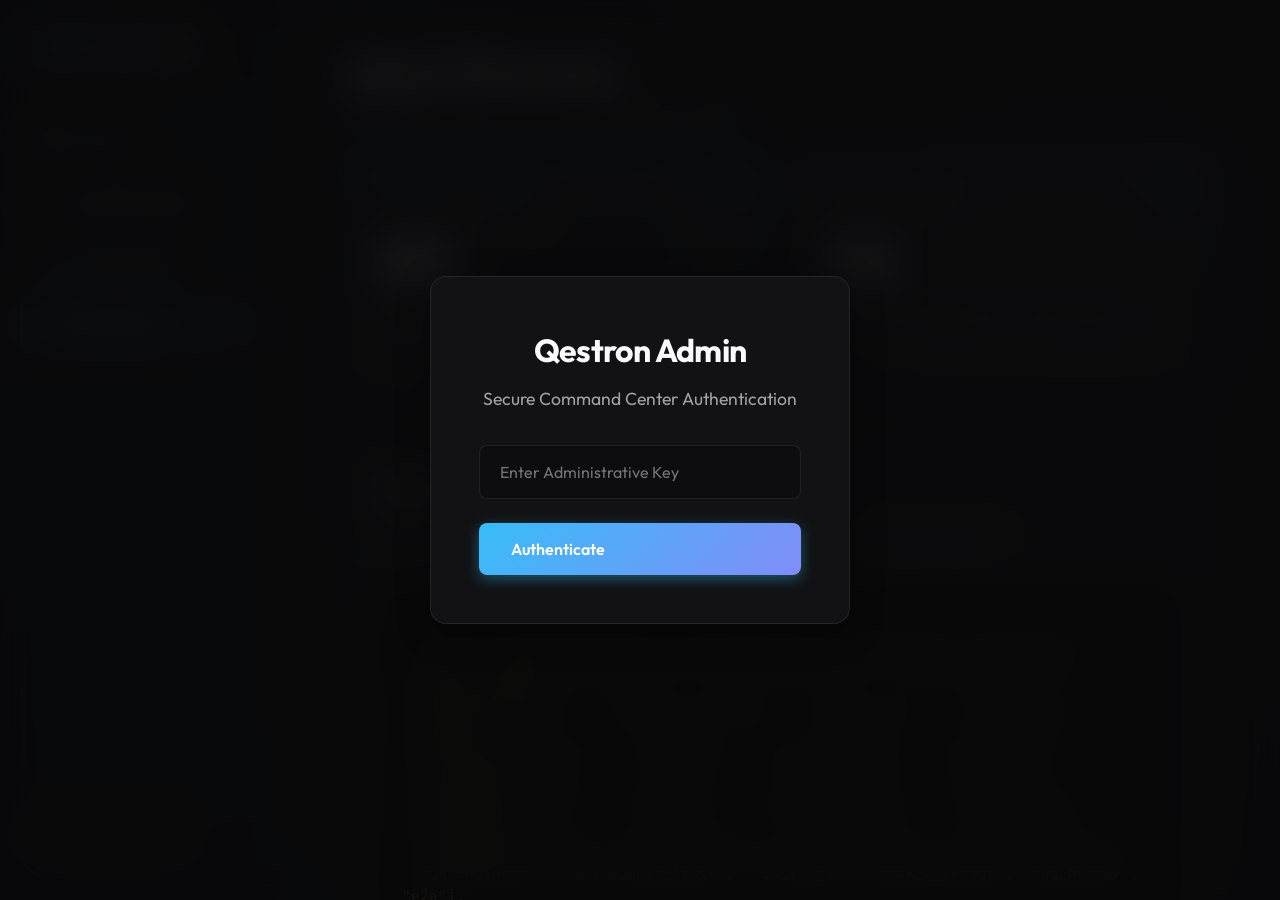
<file: admin/agents.html>
<!DOCTYPE html>
<html lang="en">
<head>
    <meta charset="UTF-8">
    <meta name="viewport" content="width=device-width, initial-scale=1.0">
    <title>Qestron Labs | Command Center</title>
    <!-- Modern Typography -->
    <link href="https://fonts.googleapis.com/css2?family=Outfit:wght@300;400;500;600;700;800&family=JetBrains+Mono:wght@400;500&display=swap" rel="stylesheet">
    <link rel="stylesheet" href="../assets/styles.css">
    <style>
        :root {
            /* Premium Dark Mode Palette */
            --bg-base: #09090b;
            --bg-surface: rgba(24, 24, 27, 0.7);
            --bg-surface-hover: rgba(39, 39, 42, 0.8);
            
            --border-light: rgba(255, 255, 255, 0.08);
            --border-glow: rgba(56, 189, 248, 0.3);
            
            --brand-primary: #38bdf8;
            --brand-secondary: #818cf8;
            --brand-accent: #34d399;
            --brand-danger: #f87171;
            
            --text-primary: #f8fafc;
            --text-secondary: #a1a1aa;
            --text-tertiary: #71717a;
            
            --shadow-glass: 0 8px 32px 0 rgba(0, 0, 0, 0.37);
            --radius-lg: 16px;
            --radius-md: 12px;
            --radius-sm: 8px;
            
            --transition-smooth: all 0.3s cubic-bezier(0.4, 0, 0.2, 1);
        }

        * {
            box-sizing: border-box;
            margin: 0;
            padding: 0;
        }

        body {
            background-color: var(--bg-base);
            /* Subtle radial gradient background */
            background-image: 
                radial-gradient(circle at 15% 50%, rgba(56, 189, 248, 0.05) 0%, transparent 50%),
                radial-gradient(circle at 85% 30%, rgba(129, 140, 248, 0.05) 0%, transparent 50%);
            color: var(--text-primary);
            font-family: 'Outfit', -apple-system, sans-serif;
            display: flex;
            height: 100vh;
            overflow: hidden;
            -webkit-font-smoothing: antialiased;
        }

        /* Glassmorphism Utilities */
        .glass-panel {
            background: var(--bg-surface);
            backdrop-filter: blur(12px);
            -webkit-backdrop-filter: blur(12px);
            border: 1px solid var(--border-light);
            box-shadow: var(--shadow-glass);
            border-radius: var(--radius-lg);
        }

        .gradient-text {
            background: linear-gradient(135deg, var(--brand-primary), var(--brand-secondary));
            -webkit-background-clip: text;
            -webkit-text-fill-color: transparent;
            background-clip: text;
        }

        /* Login Screen */
        #login-overlay {
            position: fixed;
            inset: 0;
            background: rgba(9, 9, 11, 0.9);
            backdrop-filter: blur(20px);
            z-index: 9999;
            display: flex;
            align-items: center;
            justify-content: center;
        }
        
        .login-box {
            padding: 48px;
            text-align: center;
            width: 100%;
            max-width: 420px;
            animation: slideUp 0.6s cubic-bezier(0.16, 1, 0.3, 1);
        }

        .login-box h2 {
            font-size: 2rem;
            font-weight: 700;
            margin-bottom: 8px;
            letter-spacing: -0.02em;
        }

        /* Sidebar */
        .sidebar {
            width: 280px;
            background: rgba(9, 9, 11, 0.6);
            border-right: 1px solid var(--border-light);
            padding: 32px 20px;
            display: flex;
            flex-direction: column;
            backdrop-filter: blur(10px);
            z-index: 10;
        }

        .sidebar-header {
            margin-bottom: 48px;
            padding: 0 12px;
        }

        .sidebar-header h2 {
            font-size: 1.25rem;
            font-weight: 800;
            letter-spacing: 0.05em;
            text-transform: uppercase;
        }

        .nav-link {
            display: flex;
            align-items: center;
            padding: 14px 16px;
            margin-bottom: 8px;
            color: var(--text-secondary);
            text-decoration: none;
            cursor: pointer;
            border-radius: var(--radius-md);
            font-weight: 500;
            transition: var(--transition-smooth);
            position: relative;
            overflow: hidden;
        }

        .nav-link::before {
            content: '';
            position: absolute;
            left: 0;
            top: 0;
            height: 100%;
            width: 3px;
            background: linear-gradient(to bottom, var(--brand-primary), var(--brand-secondary));
            transform: scaleY(0);
            transition: transform 0.3s ease;
            transform-origin: left;
        }

        .nav-link:hover {
            color: var(--text-primary);
            background: rgba(255, 255, 255, 0.03);
        }

        .nav-link.active {
            color: var(--text-primary);
            background: rgba(56, 189, 248, 0.1);
            box-shadow: inset 0 0 0 1px rgba(56, 189, 248, 0.2);
        }

        .nav-link.active::before {
            transform: scaleY(1);
        }

        /* Main Content */
        .main-content {
            flex: 1;
            overflow-y: auto;
            padding: 48px 64px;
            position: relative;
        }

        .page-header {
            display: flex;
            justify-content: space-between;
            align-items: flex-end;
            margin-bottom: 40px;
        }

        .page-header h1 {
            font-size: 2.5rem;
            font-weight: 700;
            letter-spacing: -0.03em;
            line-height: 1.1;
        }

        /* Views */
        .view-section {
            display: none;
            animation: fadeIn 0.5s ease-out forwards;
            opacity: 0;
            transform: translateY(15px);
        }

        .view-section.active {
            display: block;
        }

        @keyframes fadeIn {
            to { opacity: 1; transform: translateY(0); }
        }
        @keyframes slideUp {
            from { opacity: 0; transform: translateY(30px); }
            to { opacity: 1; transform: translateY(0); }
        }

        /* Grid Cards */
        .grid-cards {
            display: grid;
            grid-template-columns: repeat(auto-fit, minmax(300px, 1fr));
            gap: 24px;
            margin-bottom: 40px;
        }

        .stat-card {
            padding: 32px;
            position: relative;
            overflow: hidden;
            transition: var(--transition-smooth);
        }

        .stat-card:hover {
            transform: translateY(-4px);
            box-shadow: 0 16px 32px -8px rgba(0,0,0,0.5);
            border-color: rgba(255,255,255,0.15);
        }

        .stat-card::after {
            content: '';
            position: absolute;
            top: 0; right: 0;
            width: 150px; height: 150px;
            background: radial-gradient(circle, rgba(56,189,248,0.1) 0%, transparent 70%);
            transform: translate(30%, -30%);
            border-radius: 50%;
            pointer-events: none;
        }

        .stat-card h3 {
            color: var(--text-secondary);
            font-size: 0.85rem;
            font-weight: 600;
            letter-spacing: 0.1em;
            text-transform: uppercase;
            margin-bottom: 16px;
        }

        .stat-card .value {
            font-size: 3rem;
            font-weight: 800;
            line-height: 1;
            letter-spacing: -0.02em;
        }

        /* Inputs & Buttons */
        .input-group {
            margin-bottom: 24px;
            text-align: left;
        }

        input[type="password"], input[type="text"], textarea {
            width: 100%;
            padding: 16px 20px;
            background: rgba(0,0,0,0.2);
            border: 1px solid var(--border-light);
            border-radius: var(--radius-sm);
            color: var(--text-primary);
            font-family: inherit;
            font-size: 1rem;
            transition: var(--transition-smooth);
        }

        input:focus, textarea:focus {
            outline: none;
            border-color: var(--brand-primary);
            box-shadow: 0 0 0 3px rgba(56, 189, 248, 0.2);
            background: rgba(0,0,0,0.4);
        }

        button.btn-primary {
            background: linear-gradient(135deg, var(--brand-primary), var(--brand-secondary));
            color: white;
            border: none;
            padding: 16px 32px;
            border-radius: var(--radius-sm);
            font-size: 1rem;
            font-weight: 600;
            font-family: inherit;
            cursor: pointer;
            transition: var(--transition-smooth);
            width: 100%;
            position: relative;
            overflow: hidden;
            box-shadow: 0 4px 14px 0 rgba(56, 189, 248, 0.39);
        }

        button.btn-primary:hover {
            transform: translateY(-2px);
            box-shadow: 0 6px 20px rgba(56, 189, 248, 0.4);
        }
        
        button.btn-primary:active {
            transform: translateY(0);
        }

        button.btn-outline {
            background: transparent;
            color: var(--text-primary);
            border: 1px solid var(--border-light);
            padding: 10px 20px;
            border-radius: var(--radius-sm);
            font-size: 0.9rem;
            cursor: pointer;
            transition: var(--transition-smooth);
        }

        button.btn-outline:hover {
            background: rgba(255,255,255,0.05);
            border-color: rgba(255,255,255,0.2);
        }

        /* Container Boxes */
        .content-box {
            padding: 32px;
            margin-bottom: 32px;
        }

        .content-box h2 {
            font-size: 1.5rem;
            margin-bottom: 24px;
            font-weight: 600;
        }

        /* Terminal Console */
        .terminal-output {
            background: #000;
            border: 1px solid #27272a;
            border-radius: var(--radius-sm);
            padding: 24px;
            font-family: 'JetBrains Mono', monospace;
            font-size: 0.9rem;
            color: #34d399;
            min-height: 150px;
            max-height: 400px;
            overflow-y: auto;
            white-space: pre-wrap;
            line-height: 1.6;
            box-shadow: inset 0 2px 10px rgba(0,0,0,0.5);
        }

        /* Agent Allocation Bars */
        .agent-roster-list {
            margin-top: 32px;
            display: grid;
            gap: 16px;
        }
        
        .agent-row {
            display: flex;
            align-items: center;
            background: rgba(255,255,255,0.02);
            padding: 16px 24px;
            border-radius: var(--radius-sm);
            border: 1px solid var(--border-light);
        }

        .agent-label {
            width: 220px;
            font-weight: 600;
            font-size: 1rem;
            color: var(--text-primary);
        }

        .agent-bar-wrapper {
            flex: 1;
            background: rgba(0,0,0,0.3);
            height: 12px;
            border-radius: 6px;
            overflow: hidden;
            position: relative;
            margin-right: 24px;
        }

        .agent-fill {
            height: 100%;
            background: linear-gradient(90deg, var(--brand-primary), var(--brand-secondary));
            width: 0%;
            transition: width 1.5s cubic-bezier(0.22, 1, 0.36, 1);
            border-radius: 6px;
        }

        .agent-count {
            font-variant-numeric: tabular-nums;
            font-weight: 700;
            font-size: 1.1rem;
            width: 80px;
            text-align: right;
        }

        /* Tables */
        .table-container {
            overflow-x: auto;
        }

        table {
            width: 100%;
            border-collapse: separate;
            border-spacing: 0;
            text-align: left;
        }

        th {
            padding: 16px 24px;
            color: var(--text-secondary);
            font-weight: 600;
            font-size: 0.85rem;
            text-transform: uppercase;
            letter-spacing: 0.05em;
            border-bottom: 2px solid var(--border-light);
        }

        td {
            padding: 20px 24px;
            border-bottom: 1px solid rgba(255,255,255,0.05);
            font-size: 0.95rem;
            vertical-align: middle;
        }

        tbody tr {
            transition: var(--transition-smooth);
        }

        tbody tr:hover {
            background: rgba(255,255,255,0.02);
        }

        .badge {
            display: inline-flex;
            align-items: center;
            padding: 6px 12px;
            border-radius: 20px;
            font-size: 0.75rem;
            font-weight: 700;
            text-transform: uppercase;
            letter-spacing: 0.05em;
        }

        .badge.active {
            background: rgba(52, 211, 153, 0.15);
            color: var(--brand-accent);
            border: 1px solid rgba(52, 211, 153, 0.3);
        }
        
        .badge.pending {
            background: rgba(248, 113, 113, 0.15);
            color: var(--brand-danger);
            border: 1px solid rgba(248, 113, 113, 0.3);
        }

        .mono {
            font-family: 'JetBrains Mono', monospace;
            color: var(--text-secondary);
        }
        
        /* Custom Scrollbar */
        ::-webkit-scrollbar {
            width: 8px;
            height: 8px;
        }
        ::-webkit-scrollbar-track {
            background: rgba(0,0,0,0.1);
        }
        ::-webkit-scrollbar-thumb {
            background: rgba(255,255,255,0.1);
            border-radius: 4px;
        }
        ::-webkit-scrollbar-thumb:hover {
            background: rgba(255,255,255,0.2);
        }
    
        /* --- NEW SIMULATION ENGINE CSS --- */
        .form-grid{display:grid;grid-template-columns:1fr 1fr;gap:1.5rem;margin-bottom:1.5rem;}
        .form-grid.three{grid-template-columns:1fr 1fr 1fr;}
        .form-grid.full{grid-template-columns:1fr;}

        .section-card{background:var(--bg-surface);border:1px solid var(--border-light);border-radius:12px;padding:1.5rem;margin-bottom:1.25rem;backdrop-filter:blur(12px);}
        .section-header{display:flex;align-items:center;gap:0.75rem;margin-bottom:1.25rem;padding-bottom:0.85rem;border-bottom:1px solid var(--border-light);}
        .section-num{width:24px;height:24px;border-radius:6px;background:rgba(56,189,248,0.15);color:var(--brand-primary);font-size:0.72rem;font-weight:600;display:flex;align-items:center;justify-content:center;flex-shrink:0;}
        .section-title{font-family:'Outfit',sans-serif;font-weight:600;font-size:0.95rem;}
        .section-sub{font-size:0.78rem;color:var(--text-secondary);margin-top:0.15rem;}
        .section-badge{margin-left:auto;font-size:0.68rem;padding:0.2rem 0.6rem;border-radius:4px;font-weight:600;}
        .badge-required{background:rgba(248,113,113,0.15);color:var(--brand-danger);}
        .badge-optional{background:rgba(161,161,170,0.15);color:var(--text-secondary);}
        .badge-auto{background:rgba(52,211,153,0.15);color:var(--brand-accent);}

        .field{display:flex;flex-direction:column;gap:0.4rem;}
        .field label{font-size:0.82rem;color:var(--text-secondary);font-weight:500;}
        .field label .req{color:var(--brand-danger);margin-left:2px;}
        .field input,.field select,.field textarea{
            background:rgba(0,0,0,0.3);border:1px solid var(--border-light);border-radius:8px;
            padding:0.75rem 1rem;color:var(--text-primary);font-family:inherit;
            font-size:0.9rem;outline:none;transition:border-color 0.15s;width:100%;
        }
        .field input:focus,.field select:focus,.field textarea:focus{border-color:var(--brand-primary);box-shadow:0 0 0 2px rgba(56,189,248,0.2);}
        .field select option{background:var(--bg-base);color:white;}
        .field textarea{resize:vertical;min-height:90px;line-height:1.6;}

        .check-grid{display:grid;grid-template-columns:repeat(auto-fill,minmax(200px,1fr));gap:0.75rem;}
        .check-item{display:flex;align-items:center;gap:0.75rem;padding:0.75rem 1rem;background:rgba(0,0,0,0.2);border:1px solid var(--border-light);border-radius:8px;cursor:pointer;transition:all 0.15s;}
        .check-item:hover{border-color:rgba(255,255,255,0.2);}
        .check-item.selected{background:rgba(56,189,248,0.1);border-color:var(--brand-primary);}
        .check-item input[type=checkbox]{accent-color:var(--brand-primary);width:16px;height:16px;flex-shrink:0;cursor:pointer;}
        .check-label{font-size:0.85rem;font-weight:500;}
        .check-sub{font-size:0.75rem;color:var(--text-secondary);margin-top:2px;}

        .agent-preview{background:rgba(0,0,0,0.2);border:1px solid var(--border-light);border-radius:10px;padding:1.25rem;margin-bottom:1.5rem;}
        .ap-title{font-size:0.75rem;color:var(--text-secondary);text-transform:uppercase;letter-spacing:1.5px;margin-bottom:1rem;font-weight:600;}
        .ap-bars{display:flex;flex-direction:column;gap:0.6rem;}
        .ap-row{display:flex;align-items:center;gap:1rem;}
        .ap-name{font-size:0.85rem;width:180px;flex-shrink:0;color:var(--text-secondary);}
        .ap-bar-wrap{flex:1;height:6px;background:rgba(255,255,255,0.05);border-radius:3px;overflow:hidden;}
        .ap-bar-fill{height:100%;border-radius:3px;transition:width 0.5s ease;}
        .ap-count{font-size:0.85rem;color:var(--text-primary);width:50px;text-align:right;flex-shrink:0;font-variant-numeric:tabular-nums;font-weight:600;}

        .priority-grid{display:grid;grid-template-columns:1fr 1fr 1fr;gap:1rem;}
        .priority-item{background:rgba(0,0,0,0.2);border:1px solid var(--border-light);border-radius:8px;padding:1rem;}
        .priority-label{font-size:0.8rem;color:var(--text-secondary);margin-bottom:1rem;}
        .priority-val{font-family:'Outfit',sans-serif;font-size:1.5rem;font-weight:700;margin-bottom:0.5rem;}
        .priority-item input[type=range]{width:100%;accent-color:var(--brand-primary);cursor:pointer;}

        .output-panel{background:rgba(0,0,0,0.8);border:1px solid var(--border-light);border-radius:10px;padding:1.25rem;font-family:'JetBrains Mono',monospace;font-size:0.85rem;line-height:1.7;max-height:500px;overflow-y:auto;display:none;box-shadow:inset 0 0 20px rgba(0,0,0,0.5);}
        .output-panel.visible{display:block;}
        .out-ceo{color:#c084fc;} .out-cto{color:#60a5fa;} .out-pm{color:#facc15;}
        .out-dev{color:var(--brand-accent);} .out-qa{color:#f87171;} .out-devops{color:#fbbf24;}
        .out-sec{color:#f87171;} .out-data{color:#c084fc;} .out-bpm{color:#38bdf8;}
        .out-comment{color:var(--text-tertiary);}

        .run-bar{display:flex;align-items:center;gap:1rem;padding:1.25rem 1.5rem;background:var(--bg-surface);border:1px solid var(--border-light);border-radius:12px;margin-bottom:1.5rem;box-shadow:var(--shadow-glass);}
        .run-btn{background:linear-gradient(135deg, var(--brand-primary), var(--brand-secondary));color:white;border:none;padding:0.85rem 2rem;border-radius:8px;font-family:inherit;font-weight:600;font-size:1rem;cursor:pointer;transition:all 0.2s;display:flex;align-items:center;gap:0.5rem;}
        .run-btn:hover{box-shadow:0 4px 14px 0 rgba(56,189,248,0.39);transform:translateY(-1px);}
        .run-btn:disabled{opacity:0.5;cursor:not-allowed;transform:none;box-shadow:none;}
        .run-status{font-size:0.9rem;color:var(--text-secondary);font-weight:500;}

        .tag-row{display:flex;flex-wrap:wrap;gap:0.5rem;margin-top:0.75rem;}
        .tag-pill{font-size:0.75rem;padding:0.4rem 0.75rem;border-radius:6px;cursor:pointer;border:1px solid var(--border-light);color:var(--text-secondary);background:rgba(0,0,0,0.3);transition:all 0.15s;}
        .tag-pill:hover{border-color:rgba(255,255,255,0.2);}
        .tag-pill.active{background:rgba(56,189,248,0.15);border-color:var(--brand-primary);color:var(--brand-primary);}

        .compliance-grid{display:grid;grid-template-columns:repeat(auto-fill,minmax(160px,1fr));gap:0.75rem;}
</style>

</head>
<body>

    <!-- Login Protection -->
    <div id="login-overlay">
        <div class="glass-panel login-box">
            <h2>Qestron Admin</h2>
            <p style="color:var(--text-secondary); margin-bottom: 32px; font-size: 1.1rem;">Secure Command Center Authentication</p>
            
            <div class="input-group">
                <input type="password" id="admin-pass" placeholder="Enter Administrative Key" onkeypress="if(event.key === 'Enter') login()">
            </div>
            
            <button class="btn-primary" onclick="login()">Authenticate</button>
            <p id="login-err" style="color:var(--brand-danger); font-size: 0.9rem; display:none; margin-top:20px; font-weight: 500;">Authentication Failed. Verify key or API status.</p>
        </div>
    </div>

    <!-- Sidebar -->
    <aside class="sidebar">
        <div class="sidebar-header">
            <h2><span class="gradient-text">Qestron</span> Labs</h2>
        </div>
        
        
        <div class="nav-menu">
            <a class="nav-link " href="dashboard.html">
                <svg width="20" height="20" viewBox="0 0 24 24" fill="none" stroke="currentColor" stroke-width="2" style="margin-right: 12px;"><rect x="3" y="3" width="7" height="7"></rect><rect x="14" y="3" width="7" height="7"></rect><rect x="14" y="14" width="7" height="7"></rect><rect x="3" y="14" width="7" height="7"></rect></svg>
                Overview
            </a>
            <a class="nav-link " href="simulation-engine.html">
                <svg width="20" height="20" viewBox="0 0 24 24" fill="none" stroke="currentColor" stroke-width="2" style="margin-right: 12px;"><polygon points="5 3 19 12 5 21 5 3"></polygon></svg>
                Simulation Engine
            </a>
            <a class="nav-link " href="projects.html">
                <svg width="20" height="20" viewBox="0 0 24 24" fill="none" stroke="currentColor" stroke-width="2" style="margin-right: 12px;"><path d="M22 19a2 2 0 0 1-2 2H4a2 2 0 0 1-2-2V5a2 2 0 0 1 2-2h5l2 3h9a2 2 0 0 1 2 2z"></path></svg>
                Active Projects
            </a>
            <a class="nav-link active" href="agents.html">
                <svg width="20" height="20" viewBox="0 0 24 24" fill="none" stroke="currentColor" stroke-width="2" style="margin-right: 12px;"><path d="M17 21v-2a4 4 0 0 0-4-4H5a4 4 0 0 0-4 4v2"></path><circle cx="9" cy="7" r="4"></circle><path d="M23 21v-2a4 4 0 0 0-3-3.87"></path><path d="M16 3.13a4 4 0 0 1 0 7.75"></path></svg>
                Global Roster
            </a>
        </div>
    <div style="margin-top:auto; padding-top: 24px; border-top: 1px solid var(--border-light);">
            <a class="nav-link" style="color:var(--brand-danger);" onclick="logout()">
                <svg width="20" height="20" viewBox="0 0 24 24" fill="none" stroke="currentColor" stroke-width="2" style="margin-right: 12px;"><path d="M9 21H5a2 2 0 0 1-2-2V5a2 2 0 0 1 2-2h4"></path><polyline points="16 17 21 12 16 7"></polyline><line x1="21" y1="12" x2="9" y2="12"></line></svg>
                Secure Logout
            </a>
        </div>
    </aside>

    <!-- Main Content -->
    <main class="main-content">
        <!-- View: Agents -->
        <div id="view-agents" >
            <div class="page-header">
                <div>
                    <h1>Agent Directory</h1>
                    <p style="color:var(--text-secondary); margin-top: 8px;">Master breakdown of the simulated workforce constraints.</p>
                </div>
            </div>
            
            <div class="grid-cards">
                <div class="glass-panel stat-card" style="box-shadow: inset 0 4px 0 var(--brand-primary);">
                    <h3>Static Foundation</h3>
                    <div class="value">855</div>
                    <p style="color:var(--text-tertiary); margin-top: 12px; font-size: 0.95rem; line-height: 1.5;">Immutable architecture layer containing Leadership, QA, Database, DevOps, and broad-stack developers.</p>
                </div>
                <div class="glass-panel stat-card" style="box-shadow: inset 0 4px 0 var(--brand-secondary);">
                    <h3>Dynamic Reserve</h3>
                    <div class="value">145</div>
                    <p style="color:var(--text-tertiary); margin-top: 12px; font-size: 0.95rem; line-height: 1.5;">Elastic agents initialized per-project based on LLM heuristic parsing (Security, ML, iOS, React Native).</p>
                </div>
            </div>
            
            <div class="glass-panel content-box">
                <h2>Tool Capability Matrices</h2>
                <p style="color:var(--text-secondary); margin-bottom: 24px;">Current JSON bindings for specialized agent interactions within the virtual environment.</p>
                <div class="terminal-output" style="color:#fcd34d;">{
  "CEO": ["read_requirement", "approve_project", "create_brd", "notify_pm"],
  "CTO": ["analyze_requirement", "choose_tech_stack", "create_architecture", "assign_to_pm"],
  "Project Manager": ["create_sprint_plan", "assign_tasks", "track_progress", "github"],
  "Frontend Developer": ["write_code", "read_design_spec", "github_commit", "run_linter"],
  "Backend Developer": ["write_code", "create_api_schema", "write_db_queries", "run_linter"],
  "Database Engineer": ["create_schema", "write_migrations", "optimize_queries"],
  "QA Engineer": ["write_unit_tests", "run_tests", "check_coverage", "bug_hunter", "e2e"],
  "DevOps Engineer": ["setup_cicd", "deploy_vercel", "deploy_aws", "setup_monitoring"],
  "Client Manager": ["qestron_call", "qestron_chat", "send_documents"],
  "ML Engineer": ["train_model", "evaluate_model", "create_api_wrapper"],
  "Security Auditor": ["owasp_scan", "penetration_test", "auth_review"],
  "Mobile Devs": ["react_native", "swift", "mobile_performance"]
}</div>
            </div>
        </div>

    

    </main>


    <script>
        const API_BASE = "http://localhost:5001/api";
        let ADMIN_KEY = localStorage.getItem("admin_key") || "";

        // Startup Check
        if(ADMIN_KEY) {
            validateKey(ADMIN_KEY);
        }

        async function login() {
            const key = document.getElementById("admin-pass").value;
            const btn = document.querySelector("#login-overlay button");
            if(!key) return;
            
            document.getElementById("login-err").style.display = 'none';
            btn.textContent = "Verifying...";
            btn.style.opacity = "0.7";
            
            await validateKey(key);
            
            btn.textContent = "Authenticate";
            btn.style.opacity = "1";
        }

        async function validateKey(key) {
            try {
                const res = await fetch(`${API_BASE}/admin/projects`, {
                    headers: { "x-admin-key": key }
                });
                if(res.ok) {
                    ADMIN_KEY = key;
                    localStorage.setItem("admin_key", key);
                    
                    // Simple fade out
                    const overlay = document.getElementById("login-overlay");
                    overlay.style.opacity = "0";
                    setTimeout(() => overlay.style.display = "none", 300);
                    
                    refreshData();
                } else {
                    document.getElementById("login-overlay").style.display = "flex";
                    document.getElementById("login-err").textContent = "Invalid Administrative Key.";
                    document.getElementById("login-err").style.display = "block";
                    localStorage.removeItem("admin_key");
                }
            } catch(e) {
                document.getElementById("login-overlay").style.display = "flex";
                document.getElementById("login-err").textContent = "Core connection timed out (localhost:5001).";
                document.getElementById("login-err").style.display = "block";
                console.error(e);
            }
        }

        

        // --- NEW UI HELPER FUNCTIONS ---
        function toggleCheck(el) {
          el.classList.toggle('selected');
        }
        function toggleTag(el) {
          el.classList.toggle('active');
        }

        const BASE_ALLOCATION = [
          { name: "C-Suite (CEO/CTO/PM)",  base: 5,   color: "#a78bfa" },
          { name: "Frontend Devs",          base: 150, color: "#34d399" },
          { name: "Backend Devs",           base: 150, color: "#34d399" },
          { name: "Database Engineers",     base: 80,  color: "#34d399" },
          { name: "QA Engineers",           base: 150, color: "#f87171" },
          { name: "DevOps Engineers",       base: 100, color: "#fbbf24" },
          { name: "Security Agents",        base: 80,  color: "#f87171" },
          { name: "Data / AI Agents",       base: 50,  color: "#a78bfa" },
          { name: "BPM Agents",             base: 50,  color: "#38bdf8" },
          { name: "Flexible / Specialist",  base: 145, color: "#818cf8" },
          { name: "Client Manager",         base: 1,   color: "#fbbf24" },
        ];

        function updateAgentPreview() {
          const totalEl = document.getElementById('agentCount');
          if(!totalEl) return;
          const total = parseInt(totalEl.value) || 1000;
          const bars = document.getElementById('agentBars');
          if(!bars) return;
          bars.innerHTML = BASE_ALLOCATION.map(a => {
            const count = Math.round((a.base / 1000) * total);
            const pct = (count / total) * 100;
            return `
              <div class="ap-row">
                <div class="ap-name">${a.name}</div>
                <div class="ap-bar-wrap">
                  <div class="ap-bar-fill" style="width:${pct}%;background:${a.color};"></div>
                </div>
                <div class="ap-count">${count}</div>
              </div>`;
          }).join('');
        }

        function loadTemplate(type) {
          document.getElementById('clientName').value = 'Demo Client Corp';
          document.getElementById('projectName').value = 'SaaS Platform v2.0';
          document.getElementById('industry').value = 'SaaS / Tech Startup';
          document.getElementById('projectDesc').value = 'Build a multi-tenant SaaS platform for HR management. Features: employee onboarding, leave management, payroll integration, role-based access control, React dashboard, FastAPI backend, PostgreSQL database, Stripe billing, deployed on AWS with Docker + GitHub Actions CI/CD.';
          document.getElementById('frontend').value = 'React + Next.js';
          document.getElementById('backend').value = 'Python + FastAPI';
          document.getElementById('database').value = 'PostgreSQL';
          document.getElementById('cloud').value = 'AWS';
        }

        function clearForm() {
          document.querySelectorAll('input[type=text], textarea, select').forEach(el => {
            if (el.tagName === 'SELECT') el.selectedIndex = 0;
            else el.value = '';
          });
          document.querySelectorAll('.check-item').forEach(el => el.classList.remove('selected'));
          document.querySelectorAll('.tag-pill').forEach(el => el.classList.remove('active'));
          document.getElementById('sim-output-box').style.display = 'none';
        }
        
        // Ensure preview is generated when page loads
        
        
        // --- OVERRIDE runSimulate to use the form blocks ---
        
</script>
</body>
</html>
</file>
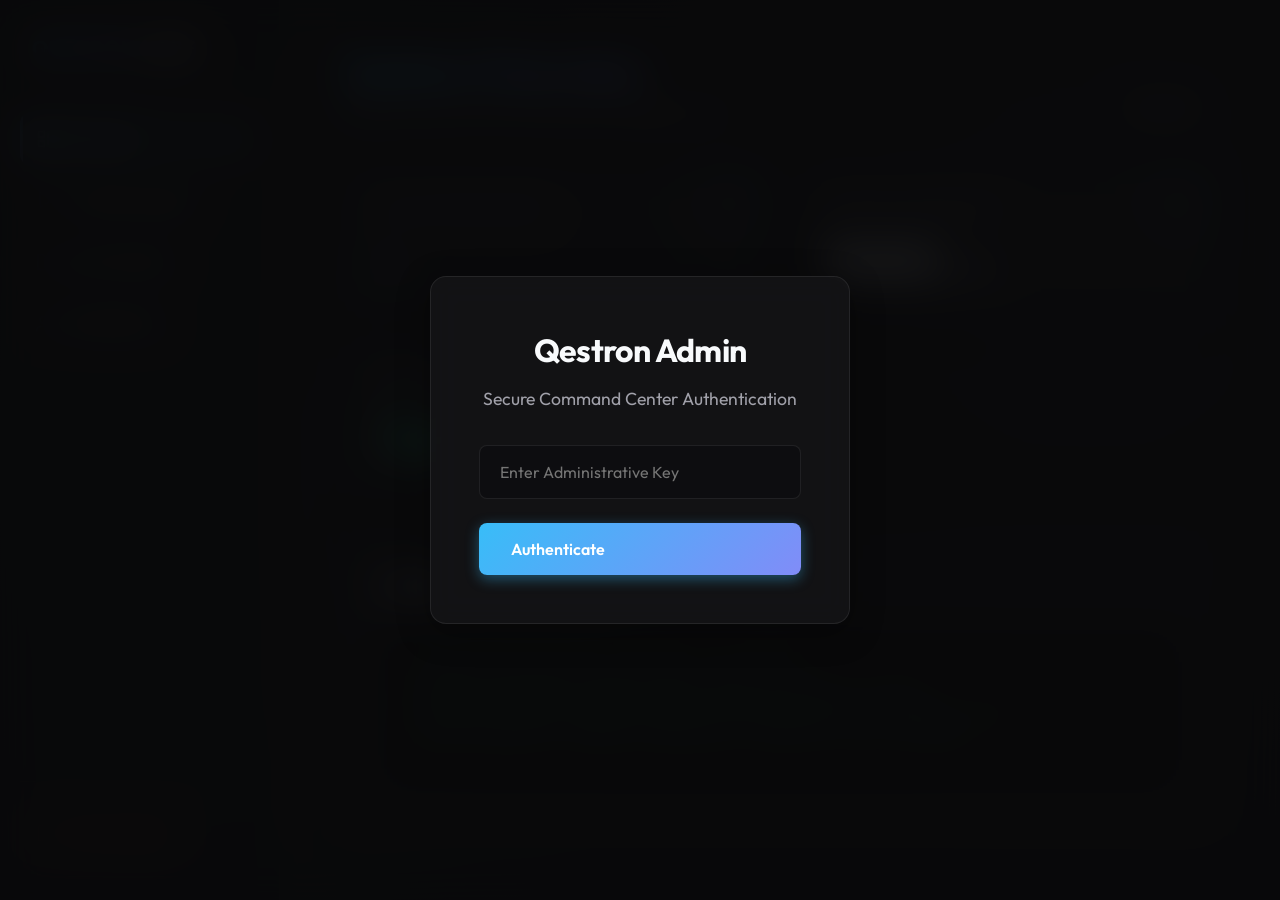
<file: admin/dashboard.html>
<!DOCTYPE html>
<html lang="en">
<head>
    <meta charset="UTF-8">
    <meta name="viewport" content="width=device-width, initial-scale=1.0">
    <title>Qestron Labs | Command Center</title>
    <!-- Modern Typography -->
    <link href="https://fonts.googleapis.com/css2?family=Outfit:wght@300;400;500;600;700;800&family=JetBrains+Mono:wght@400;500&display=swap" rel="stylesheet">
    <link rel="stylesheet" href="../assets/styles.css">
    <style>
        :root {
            /* Premium Dark Mode Palette */
            --bg-base: #09090b;
            --bg-surface: rgba(24, 24, 27, 0.7);
            --bg-surface-hover: rgba(39, 39, 42, 0.8);
            
            --border-light: rgba(255, 255, 255, 0.08);
            --border-glow: rgba(56, 189, 248, 0.3);
            
            --brand-primary: #38bdf8;
            --brand-secondary: #818cf8;
            --brand-accent: #34d399;
            --brand-danger: #f87171;
            
            --text-primary: #f8fafc;
            --text-secondary: #a1a1aa;
            --text-tertiary: #71717a;
            
            --shadow-glass: 0 8px 32px 0 rgba(0, 0, 0, 0.37);
            --radius-lg: 16px;
            --radius-md: 12px;
            --radius-sm: 8px;
            
            --transition-smooth: all 0.3s cubic-bezier(0.4, 0, 0.2, 1);
        }

        * {
            box-sizing: border-box;
            margin: 0;
            padding: 0;
        }

        body {
            background-color: var(--bg-base);
            /* Subtle radial gradient background */
            background-image: 
                radial-gradient(circle at 15% 50%, rgba(56, 189, 248, 0.05) 0%, transparent 50%),
                radial-gradient(circle at 85% 30%, rgba(129, 140, 248, 0.05) 0%, transparent 50%);
            color: var(--text-primary);
            font-family: 'Outfit', -apple-system, sans-serif;
            display: flex;
            height: 100vh;
            overflow: hidden;
            -webkit-font-smoothing: antialiased;
        }

        /* Glassmorphism Utilities */
        .glass-panel {
            background: var(--bg-surface);
            backdrop-filter: blur(12px);
            -webkit-backdrop-filter: blur(12px);
            border: 1px solid var(--border-light);
            box-shadow: var(--shadow-glass);
            border-radius: var(--radius-lg);
        }

        .gradient-text {
            background: linear-gradient(135deg, var(--brand-primary), var(--brand-secondary));
            -webkit-background-clip: text;
            -webkit-text-fill-color: transparent;
            background-clip: text;
        }

        /* Login Screen */
        #login-overlay {
            position: fixed;
            inset: 0;
            background: rgba(9, 9, 11, 0.9);
            backdrop-filter: blur(20px);
            z-index: 9999;
            display: flex;
            align-items: center;
            justify-content: center;
        }
        
        .login-box {
            padding: 48px;
            text-align: center;
            width: 100%;
            max-width: 420px;
            animation: slideUp 0.6s cubic-bezier(0.16, 1, 0.3, 1);
        }

        .login-box h2 {
            font-size: 2rem;
            font-weight: 700;
            margin-bottom: 8px;
            letter-spacing: -0.02em;
        }

        /* Sidebar */
        .sidebar {
            width: 280px;
            background: rgba(9, 9, 11, 0.6);
            border-right: 1px solid var(--border-light);
            padding: 32px 20px;
            display: flex;
            flex-direction: column;
            backdrop-filter: blur(10px);
            z-index: 10;
        }

        .sidebar-header {
            margin-bottom: 48px;
            padding: 0 12px;
        }

        .sidebar-header h2 {
            font-size: 1.25rem;
            font-weight: 800;
            letter-spacing: 0.05em;
            text-transform: uppercase;
        }

        .nav-link {
            display: flex;
            align-items: center;
            padding: 14px 16px;
            margin-bottom: 8px;
            color: var(--text-secondary);
            text-decoration: none;
            cursor: pointer;
            border-radius: var(--radius-md);
            font-weight: 500;
            transition: var(--transition-smooth);
            position: relative;
            overflow: hidden;
        }

        .nav-link::before {
            content: '';
            position: absolute;
            left: 0;
            top: 0;
            height: 100%;
            width: 3px;
            background: linear-gradient(to bottom, var(--brand-primary), var(--brand-secondary));
            transform: scaleY(0);
            transition: transform 0.3s ease;
            transform-origin: left;
        }

        .nav-link:hover {
            color: var(--text-primary);
            background: rgba(255, 255, 255, 0.03);
        }

        .nav-link.active {
            color: var(--text-primary);
            background: rgba(56, 189, 248, 0.1);
            box-shadow: inset 0 0 0 1px rgba(56, 189, 248, 0.2);
        }

        .nav-link.active::before {
            transform: scaleY(1);
        }

        /* Main Content */
        .main-content {
            flex: 1;
            overflow-y: auto;
            padding: 48px 64px;
            position: relative;
        }

        .page-header {
            display: flex;
            justify-content: space-between;
            align-items: flex-end;
            margin-bottom: 40px;
        }

        .page-header h1 {
            font-size: 2.5rem;
            font-weight: 700;
            letter-spacing: -0.03em;
            line-height: 1.1;
        }

        /* Views */
        .view-section {
            display: none;
            animation: fadeIn 0.5s ease-out forwards;
            opacity: 0;
            transform: translateY(15px);
        }

        .view-section.active {
            display: block;
        }

        @keyframes fadeIn {
            to { opacity: 1; transform: translateY(0); }
        }
        @keyframes slideUp {
            from { opacity: 0; transform: translateY(30px); }
            to { opacity: 1; transform: translateY(0); }
        }

        /* Grid Cards */
        .grid-cards {
            display: grid;
            grid-template-columns: repeat(auto-fit, minmax(300px, 1fr));
            gap: 24px;
            margin-bottom: 40px;
        }

        .stat-card {
            padding: 32px;
            position: relative;
            overflow: hidden;
            transition: var(--transition-smooth);
        }

        .stat-card:hover {
            transform: translateY(-4px);
            box-shadow: 0 16px 32px -8px rgba(0,0,0,0.5);
            border-color: rgba(255,255,255,0.15);
        }

        .stat-card::after {
            content: '';
            position: absolute;
            top: 0; right: 0;
            width: 150px; height: 150px;
            background: radial-gradient(circle, rgba(56,189,248,0.1) 0%, transparent 70%);
            transform: translate(30%, -30%);
            border-radius: 50%;
            pointer-events: none;
        }

        .stat-card h3 {
            color: var(--text-secondary);
            font-size: 0.85rem;
            font-weight: 600;
            letter-spacing: 0.1em;
            text-transform: uppercase;
            margin-bottom: 16px;
        }

        .stat-card .value {
            font-size: 3rem;
            font-weight: 800;
            line-height: 1;
            letter-spacing: -0.02em;
        }

        /* Inputs & Buttons */
        .input-group {
            margin-bottom: 24px;
            text-align: left;
        }

        input[type="password"], input[type="text"], textarea {
            width: 100%;
            padding: 16px 20px;
            background: rgba(0,0,0,0.2);
            border: 1px solid var(--border-light);
            border-radius: var(--radius-sm);
            color: var(--text-primary);
            font-family: inherit;
            font-size: 1rem;
            transition: var(--transition-smooth);
        }

        input:focus, textarea:focus {
            outline: none;
            border-color: var(--brand-primary);
            box-shadow: 0 0 0 3px rgba(56, 189, 248, 0.2);
            background: rgba(0,0,0,0.4);
        }

        button.btn-primary {
            background: linear-gradient(135deg, var(--brand-primary), var(--brand-secondary));
            color: white;
            border: none;
            padding: 16px 32px;
            border-radius: var(--radius-sm);
            font-size: 1rem;
            font-weight: 600;
            font-family: inherit;
            cursor: pointer;
            transition: var(--transition-smooth);
            width: 100%;
            position: relative;
            overflow: hidden;
            box-shadow: 0 4px 14px 0 rgba(56, 189, 248, 0.39);
        }

        button.btn-primary:hover {
            transform: translateY(-2px);
            box-shadow: 0 6px 20px rgba(56, 189, 248, 0.4);
        }
        
        button.btn-primary:active {
            transform: translateY(0);
        }

        button.btn-outline {
            background: transparent;
            color: var(--text-primary);
            border: 1px solid var(--border-light);
            padding: 10px 20px;
            border-radius: var(--radius-sm);
            font-size: 0.9rem;
            cursor: pointer;
            transition: var(--transition-smooth);
        }

        button.btn-outline:hover {
            background: rgba(255,255,255,0.05);
            border-color: rgba(255,255,255,0.2);
        }

        /* Container Boxes */
        .content-box {
            padding: 32px;
            margin-bottom: 32px;
        }

        .content-box h2 {
            font-size: 1.5rem;
            margin-bottom: 24px;
            font-weight: 600;
        }

        /* Terminal Console */
        .terminal-output {
            background: #000;
            border: 1px solid #27272a;
            border-radius: var(--radius-sm);
            padding: 24px;
            font-family: 'JetBrains Mono', monospace;
            font-size: 0.9rem;
            color: #34d399;
            min-height: 150px;
            max-height: 400px;
            overflow-y: auto;
            white-space: pre-wrap;
            line-height: 1.6;
            box-shadow: inset 0 2px 10px rgba(0,0,0,0.5);
        }

        /* Agent Allocation Bars */
        .agent-roster-list {
            margin-top: 32px;
            display: grid;
            gap: 16px;
        }
        
        .agent-row {
            display: flex;
            align-items: center;
            background: rgba(255,255,255,0.02);
            padding: 16px 24px;
            border-radius: var(--radius-sm);
            border: 1px solid var(--border-light);
        }

        .agent-label {
            width: 220px;
            font-weight: 600;
            font-size: 1rem;
            color: var(--text-primary);
        }

        .agent-bar-wrapper {
            flex: 1;
            background: rgba(0,0,0,0.3);
            height: 12px;
            border-radius: 6px;
            overflow: hidden;
            position: relative;
            margin-right: 24px;
        }

        .agent-fill {
            height: 100%;
            background: linear-gradient(90deg, var(--brand-primary), var(--brand-secondary));
            width: 0%;
            transition: width 1.5s cubic-bezier(0.22, 1, 0.36, 1);
            border-radius: 6px;
        }

        .agent-count {
            font-variant-numeric: tabular-nums;
            font-weight: 700;
            font-size: 1.1rem;
            width: 80px;
            text-align: right;
        }

        /* Tables */
        .table-container {
            overflow-x: auto;
        }

        table {
            width: 100%;
            border-collapse: separate;
            border-spacing: 0;
            text-align: left;
        }

        th {
            padding: 16px 24px;
            color: var(--text-secondary);
            font-weight: 600;
            font-size: 0.85rem;
            text-transform: uppercase;
            letter-spacing: 0.05em;
            border-bottom: 2px solid var(--border-light);
        }

        td {
            padding: 20px 24px;
            border-bottom: 1px solid rgba(255,255,255,0.05);
            font-size: 0.95rem;
            vertical-align: middle;
        }

        tbody tr {
            transition: var(--transition-smooth);
        }

        tbody tr:hover {
            background: rgba(255,255,255,0.02);
        }

        .badge {
            display: inline-flex;
            align-items: center;
            padding: 6px 12px;
            border-radius: 20px;
            font-size: 0.75rem;
            font-weight: 700;
            text-transform: uppercase;
            letter-spacing: 0.05em;
        }

        .badge.active {
            background: rgba(52, 211, 153, 0.15);
            color: var(--brand-accent);
            border: 1px solid rgba(52, 211, 153, 0.3);
        }
        
        .badge.pending {
            background: rgba(248, 113, 113, 0.15);
            color: var(--brand-danger);
            border: 1px solid rgba(248, 113, 113, 0.3);
        }

        .mono {
            font-family: 'JetBrains Mono', monospace;
            color: var(--text-secondary);
        }
        
        /* Custom Scrollbar */
        ::-webkit-scrollbar {
            width: 8px;
            height: 8px;
        }
        ::-webkit-scrollbar-track {
            background: rgba(0,0,0,0.1);
        }
        ::-webkit-scrollbar-thumb {
            background: rgba(255,255,255,0.1);
            border-radius: 4px;
        }
        ::-webkit-scrollbar-thumb:hover {
            background: rgba(255,255,255,0.2);
        }
    
        /* --- NEW SIMULATION ENGINE CSS --- */
        .form-grid{display:grid;grid-template-columns:1fr 1fr;gap:1.5rem;margin-bottom:1.5rem;}
        .form-grid.three{grid-template-columns:1fr 1fr 1fr;}
        .form-grid.full{grid-template-columns:1fr;}

        .section-card{background:var(--bg-surface);border:1px solid var(--border-light);border-radius:12px;padding:1.5rem;margin-bottom:1.25rem;backdrop-filter:blur(12px);}
        .section-header{display:flex;align-items:center;gap:0.75rem;margin-bottom:1.25rem;padding-bottom:0.85rem;border-bottom:1px solid var(--border-light);}
        .section-num{width:24px;height:24px;border-radius:6px;background:rgba(56,189,248,0.15);color:var(--brand-primary);font-size:0.72rem;font-weight:600;display:flex;align-items:center;justify-content:center;flex-shrink:0;}
        .section-title{font-family:'Outfit',sans-serif;font-weight:600;font-size:0.95rem;}
        .section-sub{font-size:0.78rem;color:var(--text-secondary);margin-top:0.15rem;}
        .section-badge{margin-left:auto;font-size:0.68rem;padding:0.2rem 0.6rem;border-radius:4px;font-weight:600;}
        .badge-required{background:rgba(248,113,113,0.15);color:var(--brand-danger);}
        .badge-optional{background:rgba(161,161,170,0.15);color:var(--text-secondary);}
        .badge-auto{background:rgba(52,211,153,0.15);color:var(--brand-accent);}

        .field{display:flex;flex-direction:column;gap:0.4rem;}
        .field label{font-size:0.82rem;color:var(--text-secondary);font-weight:500;}
        .field label .req{color:var(--brand-danger);margin-left:2px;}
        .field input,.field select,.field textarea{
            background:rgba(0,0,0,0.3);border:1px solid var(--border-light);border-radius:8px;
            padding:0.75rem 1rem;color:var(--text-primary);font-family:inherit;
            font-size:0.9rem;outline:none;transition:border-color 0.15s;width:100%;
        }
        .field input:focus,.field select:focus,.field textarea:focus{border-color:var(--brand-primary);box-shadow:0 0 0 2px rgba(56,189,248,0.2);}
        .field select option{background:var(--bg-base);color:white;}
        .field textarea{resize:vertical;min-height:90px;line-height:1.6;}

        .check-grid{display:grid;grid-template-columns:repeat(auto-fill,minmax(200px,1fr));gap:0.75rem;}
        .check-item{display:flex;align-items:center;gap:0.75rem;padding:0.75rem 1rem;background:rgba(0,0,0,0.2);border:1px solid var(--border-light);border-radius:8px;cursor:pointer;transition:all 0.15s;}
        .check-item:hover{border-color:rgba(255,255,255,0.2);}
        .check-item.selected{background:rgba(56,189,248,0.1);border-color:var(--brand-primary);}
        .check-item input[type=checkbox]{accent-color:var(--brand-primary);width:16px;height:16px;flex-shrink:0;cursor:pointer;}
        .check-label{font-size:0.85rem;font-weight:500;}
        .check-sub{font-size:0.75rem;color:var(--text-secondary);margin-top:2px;}

        .agent-preview{background:rgba(0,0,0,0.2);border:1px solid var(--border-light);border-radius:10px;padding:1.25rem;margin-bottom:1.5rem;}
        .ap-title{font-size:0.75rem;color:var(--text-secondary);text-transform:uppercase;letter-spacing:1.5px;margin-bottom:1rem;font-weight:600;}
        .ap-bars{display:flex;flex-direction:column;gap:0.6rem;}
        .ap-row{display:flex;align-items:center;gap:1rem;}
        .ap-name{font-size:0.85rem;width:180px;flex-shrink:0;color:var(--text-secondary);}
        .ap-bar-wrap{flex:1;height:6px;background:rgba(255,255,255,0.05);border-radius:3px;overflow:hidden;}
        .ap-bar-fill{height:100%;border-radius:3px;transition:width 0.5s ease;}
        .ap-count{font-size:0.85rem;color:var(--text-primary);width:50px;text-align:right;flex-shrink:0;font-variant-numeric:tabular-nums;font-weight:600;}

        .priority-grid{display:grid;grid-template-columns:1fr 1fr 1fr;gap:1rem;}
        .priority-item{background:rgba(0,0,0,0.2);border:1px solid var(--border-light);border-radius:8px;padding:1rem;}
        .priority-label{font-size:0.8rem;color:var(--text-secondary);margin-bottom:1rem;}
        .priority-val{font-family:'Outfit',sans-serif;font-size:1.5rem;font-weight:700;margin-bottom:0.5rem;}
        .priority-item input[type=range]{width:100%;accent-color:var(--brand-primary);cursor:pointer;}

        .output-panel{background:rgba(0,0,0,0.8);border:1px solid var(--border-light);border-radius:10px;padding:1.25rem;font-family:'JetBrains Mono',monospace;font-size:0.85rem;line-height:1.7;max-height:500px;overflow-y:auto;display:none;box-shadow:inset 0 0 20px rgba(0,0,0,0.5);}
        .output-panel.visible{display:block;}
        .out-ceo{color:#c084fc;} .out-cto{color:#60a5fa;} .out-pm{color:#facc15;}
        .out-dev{color:var(--brand-accent);} .out-qa{color:#f87171;} .out-devops{color:#fbbf24;}
        .out-sec{color:#f87171;} .out-data{color:#c084fc;} .out-bpm{color:#38bdf8;}
        .out-comment{color:var(--text-tertiary);}

        .run-bar{display:flex;align-items:center;gap:1rem;padding:1.25rem 1.5rem;background:var(--bg-surface);border:1px solid var(--border-light);border-radius:12px;margin-bottom:1.5rem;box-shadow:var(--shadow-glass);}
        .run-btn{background:linear-gradient(135deg, var(--brand-primary), var(--brand-secondary));color:white;border:none;padding:0.85rem 2rem;border-radius:8px;font-family:inherit;font-weight:600;font-size:1rem;cursor:pointer;transition:all 0.2s;display:flex;align-items:center;gap:0.5rem;}
        .run-btn:hover{box-shadow:0 4px 14px 0 rgba(56,189,248,0.39);transform:translateY(-1px);}
        .run-btn:disabled{opacity:0.5;cursor:not-allowed;transform:none;box-shadow:none;}
        .run-status{font-size:0.9rem;color:var(--text-secondary);font-weight:500;}

        .tag-row{display:flex;flex-wrap:wrap;gap:0.5rem;margin-top:0.75rem;}
        .tag-pill{font-size:0.75rem;padding:0.4rem 0.75rem;border-radius:6px;cursor:pointer;border:1px solid var(--border-light);color:var(--text-secondary);background:rgba(0,0,0,0.3);transition:all 0.15s;}
        .tag-pill:hover{border-color:rgba(255,255,255,0.2);}
        .tag-pill.active{background:rgba(56,189,248,0.15);border-color:var(--brand-primary);color:var(--brand-primary);}

        .compliance-grid{display:grid;grid-template-columns:repeat(auto-fill,minmax(160px,1fr));gap:0.75rem;}
</style>

</head>
<body>

    <!-- Login Protection -->
    <div id="login-overlay">
        <div class="glass-panel login-box">
            <h2>Qestron Admin</h2>
            <p style="color:var(--text-secondary); margin-bottom: 32px; font-size: 1.1rem;">Secure Command Center Authentication</p>
            
            <div class="input-group">
                <input type="password" id="admin-pass" placeholder="Enter Administrative Key" onkeypress="if(event.key === 'Enter') login()">
            </div>
            
            <button class="btn-primary" onclick="login()">Authenticate</button>
            <p id="login-err" style="color:var(--brand-danger); font-size: 0.9rem; display:none; margin-top:20px; font-weight: 500;">Authentication Failed. Verify key or API status.</p>
        </div>
    </div>

    <!-- Sidebar -->
    <aside class="sidebar">
        <div class="sidebar-header">
            <h2><span class="gradient-text">Qestron</span> Labs</h2>
        </div>
        
        
        <div class="nav-menu">
            <a class="nav-link active" href="dashboard.html">
                <svg width="20" height="20" viewBox="0 0 24 24" fill="none" stroke="currentColor" stroke-width="2" style="margin-right: 12px;"><rect x="3" y="3" width="7" height="7"></rect><rect x="14" y="3" width="7" height="7"></rect><rect x="14" y="14" width="7" height="7"></rect><rect x="3" y="14" width="7" height="7"></rect></svg>
                Overview
            </a>
            <a class="nav-link " href="simulation-engine.html">
                <svg width="20" height="20" viewBox="0 0 24 24" fill="none" stroke="currentColor" stroke-width="2" style="margin-right: 12px;"><polygon points="5 3 19 12 5 21 5 3"></polygon></svg>
                Simulation Engine
            </a>
            <a class="nav-link " href="projects.html">
                <svg width="20" height="20" viewBox="0 0 24 24" fill="none" stroke="currentColor" stroke-width="2" style="margin-right: 12px;"><path d="M22 19a2 2 0 0 1-2 2H4a2 2 0 0 1-2-2V5a2 2 0 0 1 2-2h5l2 3h9a2 2 0 0 1 2 2z"></path></svg>
                Active Projects
            </a>
            <a class="nav-link " href="agents.html">
                <svg width="20" height="20" viewBox="0 0 24 24" fill="none" stroke="currentColor" stroke-width="2" style="margin-right: 12px;"><path d="M17 21v-2a4 4 0 0 0-4-4H5a4 4 0 0 0-4 4v2"></path><circle cx="9" cy="7" r="4"></circle><path d="M23 21v-2a4 4 0 0 0-3-3.87"></path><path d="M16 3.13a4 4 0 0 1 0 7.75"></path></svg>
                Global Roster
            </a>
        </div>
    <div style="margin-top:auto; padding-top: 24px; border-top: 1px solid var(--border-light);">
            <a class="nav-link" style="color:var(--brand-danger);" onclick="logout()">
                <svg width="20" height="20" viewBox="0 0 24 24" fill="none" stroke="currentColor" stroke-width="2" style="margin-right: 12px;"><path d="M9 21H5a2 2 0 0 1-2-2V5a2 2 0 0 1 2-2h4"></path><polyline points="16 17 21 12 16 7"></polyline><line x1="21" y1="12" x2="9" y2="12"></line></svg>
                Secure Logout
            </a>
        </div>
    </aside>

    <!-- Main Content -->
    <main class="main-content">
        <!-- View: Overview -->
        <div id="view-overview" >
            <div class="page-header">
                <div>
                    <h1 class="gradient-text">System Overview</h1>
                    <p style="color:var(--text-secondary); margin-top: 8px;">Real-time metrics from the MiroFish intelligence core.</p>
                </div>
                <button class="btn-outline" onclick="refreshData()">Sync Data</button>
            </div>
            
            <div class="grid-cards">
                <div class="glass-panel stat-card">
                    <h3>Active Deployments</h3>
                    <div class="value gradient-text" id="stat-projects">-</div>
                </div>
                <div class="glass-panel stat-card">
                    <h3>Compute Workforce</h3>
                    <div class="value">1000<span style="font-size:1.5rem; color:var(--text-tertiary)">/1000</span></div>
                </div>
                <div class="glass-panel stat-card">
                    <h3>Core Health</h3>
                    <div class="value" style="color:var(--brand-accent)">Optimal</div>
                </div>
            </div>
            
            <div class="glass-panel content-box">
                <h2>Intelligence Core Logs</h2>
                <div class="terminal-output">> [SYS] Initialization verified on port 5001.
> [CORE] 855 static compute nodes bound to primary routing.
> [ALLOC] Flexible padding engine initialized with 145 reserve nodes.
> [API] WebSocket bridges established. Awaiting client payloads.
> ...</div>
            </div>
        </div>

        

    </main>


    <script>
        const API_BASE = "http://localhost:5001/api";
        let ADMIN_KEY = localStorage.getItem("admin_key") || "";

        // Startup Check
        if(ADMIN_KEY) {
            validateKey(ADMIN_KEY);
        }

        async function login() {
            const key = document.getElementById("admin-pass").value;
            const btn = document.querySelector("#login-overlay button");
            if(!key) return;
            
            document.getElementById("login-err").style.display = 'none';
            btn.textContent = "Verifying...";
            btn.style.opacity = "0.7";
            
            await validateKey(key);
            
            btn.textContent = "Authenticate";
            btn.style.opacity = "1";
        }

        async function validateKey(key) {
            try {
                const res = await fetch(`${API_BASE}/admin/projects`, {
                    headers: { "x-admin-key": key }
                });
                if(res.ok) {
                    ADMIN_KEY = key;
                    localStorage.setItem("admin_key", key);
                    
                    // Simple fade out
                    const overlay = document.getElementById("login-overlay");
                    overlay.style.opacity = "0";
                    setTimeout(() => overlay.style.display = "none", 300);
                    
                    refreshData();
                } else {
                    document.getElementById("login-overlay").style.display = "flex";
                    document.getElementById("login-err").textContent = "Invalid Administrative Key.";
                    document.getElementById("login-err").style.display = "block";
                    localStorage.removeItem("admin_key");
                }
            } catch(e) {
                document.getElementById("login-overlay").style.display = "flex";
                document.getElementById("login-err").textContent = "Core connection timed out (localhost:5001).";
                document.getElementById("login-err").style.display = "block";
                console.error(e);
            }
        }

        

        // --- NEW UI HELPER FUNCTIONS ---
        function toggleCheck(el) {
          el.classList.toggle('selected');
        }
        function toggleTag(el) {
          el.classList.toggle('active');
        }

        const BASE_ALLOCATION = [
          { name: "C-Suite (CEO/CTO/PM)",  base: 5,   color: "#a78bfa" },
          { name: "Frontend Devs",          base: 150, color: "#34d399" },
          { name: "Backend Devs",           base: 150, color: "#34d399" },
          { name: "Database Engineers",     base: 80,  color: "#34d399" },
          { name: "QA Engineers",           base: 150, color: "#f87171" },
          { name: "DevOps Engineers",       base: 100, color: "#fbbf24" },
          { name: "Security Agents",        base: 80,  color: "#f87171" },
          { name: "Data / AI Agents",       base: 50,  color: "#a78bfa" },
          { name: "BPM Agents",             base: 50,  color: "#38bdf8" },
          { name: "Flexible / Specialist",  base: 145, color: "#818cf8" },
          { name: "Client Manager",         base: 1,   color: "#fbbf24" },
        ];

        function updateAgentPreview() {
          const totalEl = document.getElementById('agentCount');
          if(!totalEl) return;
          const total = parseInt(totalEl.value) || 1000;
          const bars = document.getElementById('agentBars');
          if(!bars) return;
          bars.innerHTML = BASE_ALLOCATION.map(a => {
            const count = Math.round((a.base / 1000) * total);
            const pct = (count / total) * 100;
            return `
              <div class="ap-row">
                <div class="ap-name">${a.name}</div>
                <div class="ap-bar-wrap">
                  <div class="ap-bar-fill" style="width:${pct}%;background:${a.color};"></div>
                </div>
                <div class="ap-count">${count}</div>
              </div>`;
          }).join('');
        }

        function loadTemplate(type) {
          document.getElementById('clientName').value = 'Demo Client Corp';
          document.getElementById('projectName').value = 'SaaS Platform v2.0';
          document.getElementById('industry').value = 'SaaS / Tech Startup';
          document.getElementById('projectDesc').value = 'Build a multi-tenant SaaS platform for HR management. Features: employee onboarding, leave management, payroll integration, role-based access control, React dashboard, FastAPI backend, PostgreSQL database, Stripe billing, deployed on AWS with Docker + GitHub Actions CI/CD.';
          document.getElementById('frontend').value = 'React + Next.js';
          document.getElementById('backend').value = 'Python + FastAPI';
          document.getElementById('database').value = 'PostgreSQL';
          document.getElementById('cloud').value = 'AWS';
        }

        function clearForm() {
          document.querySelectorAll('input[type=text], textarea, select').forEach(el => {
            if (el.tagName === 'SELECT') el.selectedIndex = 0;
            else el.value = '';
          });
          document.querySelectorAll('.check-item').forEach(el => el.classList.remove('selected'));
          document.querySelectorAll('.tag-pill').forEach(el => el.classList.remove('active'));
          document.getElementById('sim-output-box').style.display = 'none';
        }
        
        // Ensure preview is generated when page loads
        
        
        // --- OVERRIDE runSimulate to use the form blocks ---
        
</script>
</body>
</html>
</file>
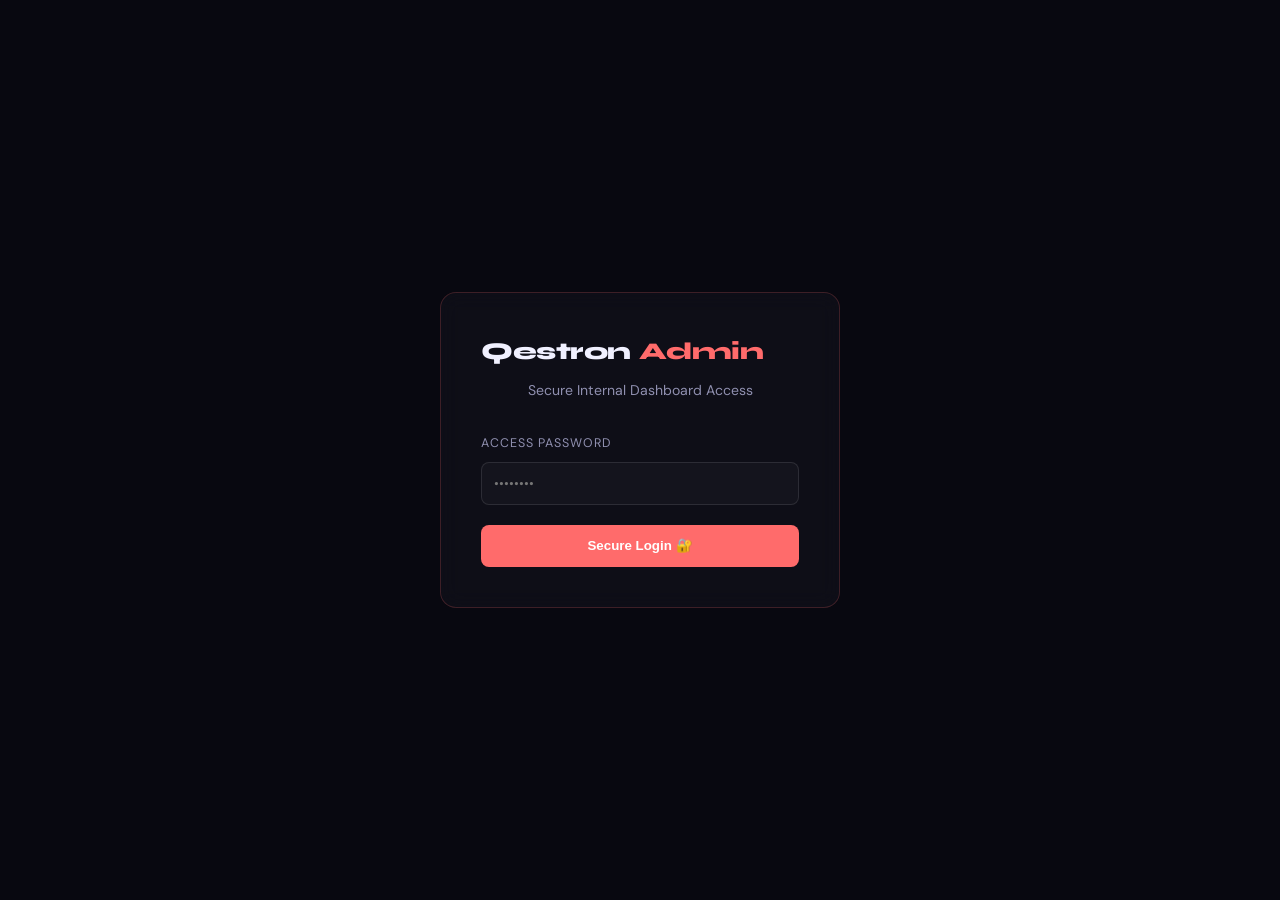
<file: admin/login.html>
<!DOCTYPE html>
<html lang="en">
<head>
<meta charset="UTF-8">
<meta name="viewport" content="width=device-width, initial-scale=1.0">
<title>Admin Login — Qestron Labs</title>
<link href="https://fonts.googleapis.com/css2?family=Syne:wght@600;700;800&family=DM+Sans:wght@300;400;500&display=swap" rel="stylesheet">
<link rel="stylesheet" href="../assets/styles.css">
<style>
  body { font-family: 'DM Sans', sans-serif; background: #080810; color: #f0f0ff; min-height: 100vh; display: flex; align-items: center; justify-content: center; }
  .login-card { max-width: 400px; width: 90%; background: rgba(20,20,31,0.5); border: 1px solid rgba(255,107,107,0.2); border-radius: 16px; padding: 2.5rem; backdrop-filter: blur(10px); text-align: center; }
  .logo { font-family: 'Syne', sans-serif; font-weight: 800; font-size: 1.5rem; margin-bottom: 0.5rem; }
  .logo span { color: #ff6b6b; }
  .subtitle { color: #9090b0; font-size: 0.88rem; margin-bottom: 2rem; }
  .form-group { margin-bottom: 1.25rem; text-align: left; }
  .form-group label { display: block; font-size: 0.78rem; color: #9090b0; margin-bottom: 0.5rem; text-transform: uppercase; letter-spacing: 1px; }
  .form-group input { width: 100%; background: rgba(255,255,255,0.03); border: 1px solid rgba(255,255,255,0.1); border-radius: 8px; padding: 0.75rem; color: #fff; font-family: 'DM Sans', sans-serif; outline: none; transition: border-color 0.2s; }
  .form-group input:focus { border-color: #ff6b6b; }
  .login-btn { width: 100%; padding: 0.85rem; border-radius: 8px; background: #ff6b6b; color: white; border: none; font-weight: 600; cursor: pointer; transition: opacity 0.2s; }
  .login-btn:hover { opacity: 0.9; }
</style>
</head>
<body>

<div class="login-card">
  <div class="logo">Qestron<span>Admin</span></div>
  <p class="subtitle">Secure Internal Dashboard Access</p>
  
  <form onsubmit="handleLogin(event)">
    <div class="form-group">
      <label>Access Password</label>
      <input type="password" id="adminPass" placeholder="••••••••" required>
    </div>
    
    <button type="submit" class="login-btn">Secure Login 🔐</button>
  </form>
</div>

<script>
  function handleLogin(event) {
    event.preventDefault();
    const pass = document.getElementById("adminPass").value;
    if (pass === "admin123") {
      localStorage.setItem("admin_auth", "true");
      window.location.href = "dashboard.html";
    } else {
      alert("Invalid password! Access denied.");
    }
  }
</script>

</body>
</html>
</file>
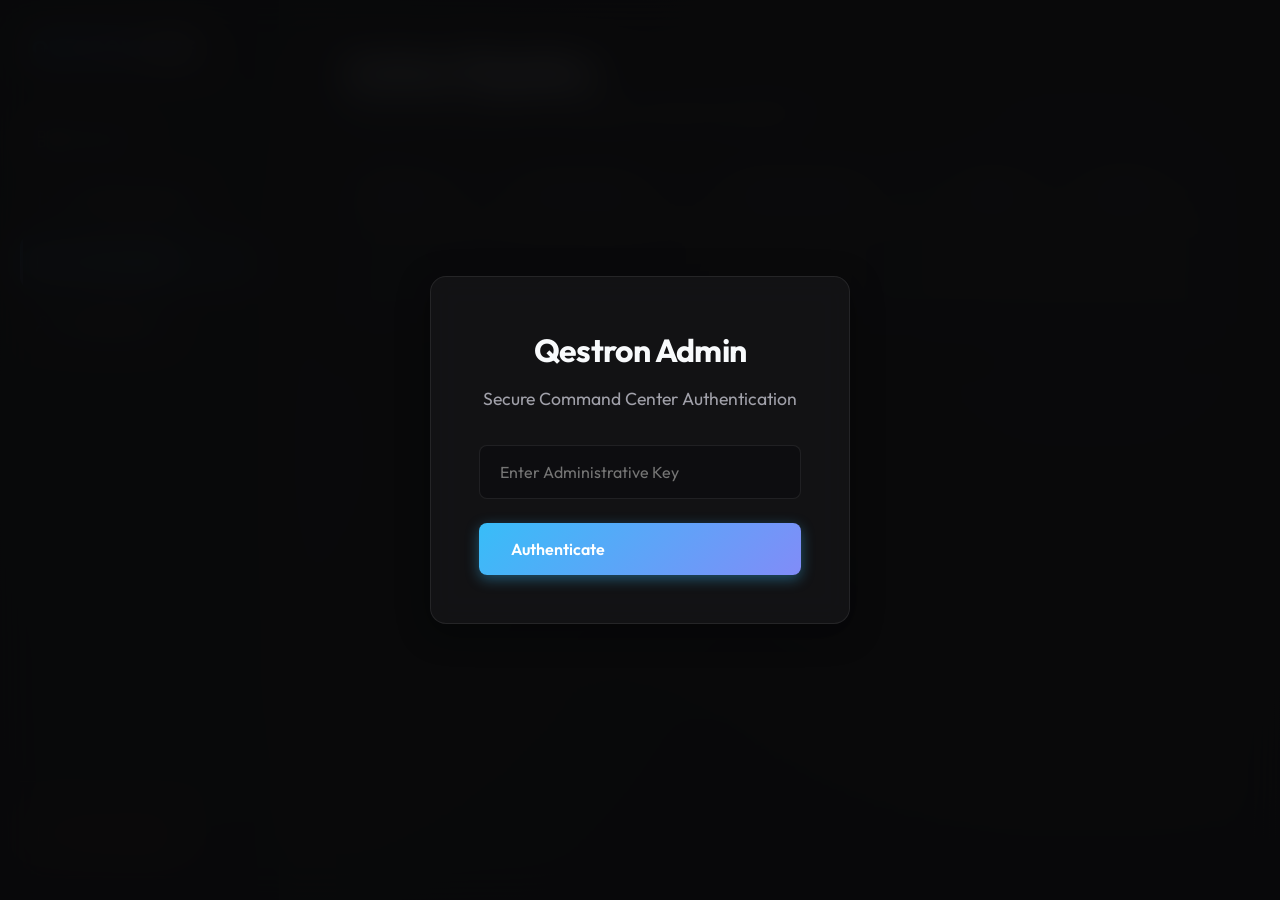
<file: admin/projects.html>
<!DOCTYPE html>
<html lang="en">
<head>
    <meta charset="UTF-8">
    <meta name="viewport" content="width=device-width, initial-scale=1.0">
    <title>Qestron Labs | Command Center</title>
    <!-- Modern Typography -->
    <link href="https://fonts.googleapis.com/css2?family=Outfit:wght@300;400;500;600;700;800&family=JetBrains+Mono:wght@400;500&display=swap" rel="stylesheet">
    <link rel="stylesheet" href="../assets/styles.css">
    <style>
        :root {
            /* Premium Dark Mode Palette */
            --bg-base: #09090b;
            --bg-surface: rgba(24, 24, 27, 0.7);
            --bg-surface-hover: rgba(39, 39, 42, 0.8);
            
            --border-light: rgba(255, 255, 255, 0.08);
            --border-glow: rgba(56, 189, 248, 0.3);
            
            --brand-primary: #38bdf8;
            --brand-secondary: #818cf8;
            --brand-accent: #34d399;
            --brand-danger: #f87171;
            
            --text-primary: #f8fafc;
            --text-secondary: #a1a1aa;
            --text-tertiary: #71717a;
            
            --shadow-glass: 0 8px 32px 0 rgba(0, 0, 0, 0.37);
            --radius-lg: 16px;
            --radius-md: 12px;
            --radius-sm: 8px;
            
            --transition-smooth: all 0.3s cubic-bezier(0.4, 0, 0.2, 1);
        }

        * {
            box-sizing: border-box;
            margin: 0;
            padding: 0;
        }

        body {
            background-color: var(--bg-base);
            /* Subtle radial gradient background */
            background-image: 
                radial-gradient(circle at 15% 50%, rgba(56, 189, 248, 0.05) 0%, transparent 50%),
                radial-gradient(circle at 85% 30%, rgba(129, 140, 248, 0.05) 0%, transparent 50%);
            color: var(--text-primary);
            font-family: 'Outfit', -apple-system, sans-serif;
            display: flex;
            height: 100vh;
            overflow: hidden;
            -webkit-font-smoothing: antialiased;
        }

        /* Glassmorphism Utilities */
        .glass-panel {
            background: var(--bg-surface);
            backdrop-filter: blur(12px);
            -webkit-backdrop-filter: blur(12px);
            border: 1px solid var(--border-light);
            box-shadow: var(--shadow-glass);
            border-radius: var(--radius-lg);
        }

        .gradient-text {
            background: linear-gradient(135deg, var(--brand-primary), var(--brand-secondary));
            -webkit-background-clip: text;
            -webkit-text-fill-color: transparent;
            background-clip: text;
        }

        /* Login Screen */
        #login-overlay {
            position: fixed;
            inset: 0;
            background: rgba(9, 9, 11, 0.9);
            backdrop-filter: blur(20px);
            z-index: 9999;
            display: flex;
            align-items: center;
            justify-content: center;
        }
        
        .login-box {
            padding: 48px;
            text-align: center;
            width: 100%;
            max-width: 420px;
            animation: slideUp 0.6s cubic-bezier(0.16, 1, 0.3, 1);
        }

        .login-box h2 {
            font-size: 2rem;
            font-weight: 700;
            margin-bottom: 8px;
            letter-spacing: -0.02em;
        }

        /* Sidebar */
        .sidebar {
            width: 280px;
            background: rgba(9, 9, 11, 0.6);
            border-right: 1px solid var(--border-light);
            padding: 32px 20px;
            display: flex;
            flex-direction: column;
            backdrop-filter: blur(10px);
            z-index: 10;
        }

        .sidebar-header {
            margin-bottom: 48px;
            padding: 0 12px;
        }

        .sidebar-header h2 {
            font-size: 1.25rem;
            font-weight: 800;
            letter-spacing: 0.05em;
            text-transform: uppercase;
        }

        .nav-link {
            display: flex;
            align-items: center;
            padding: 14px 16px;
            margin-bottom: 8px;
            color: var(--text-secondary);
            text-decoration: none;
            cursor: pointer;
            border-radius: var(--radius-md);
            font-weight: 500;
            transition: var(--transition-smooth);
            position: relative;
            overflow: hidden;
        }

        .nav-link::before {
            content: '';
            position: absolute;
            left: 0;
            top: 0;
            height: 100%;
            width: 3px;
            background: linear-gradient(to bottom, var(--brand-primary), var(--brand-secondary));
            transform: scaleY(0);
            transition: transform 0.3s ease;
            transform-origin: left;
        }

        .nav-link:hover {
            color: var(--text-primary);
            background: rgba(255, 255, 255, 0.03);
        }

        .nav-link.active {
            color: var(--text-primary);
            background: rgba(56, 189, 248, 0.1);
            box-shadow: inset 0 0 0 1px rgba(56, 189, 248, 0.2);
        }

        .nav-link.active::before {
            transform: scaleY(1);
        }

        /* Main Content */
        .main-content {
            flex: 1;
            overflow-y: auto;
            padding: 48px 64px;
            position: relative;
        }

        .page-header {
            display: flex;
            justify-content: space-between;
            align-items: flex-end;
            margin-bottom: 40px;
        }

        .page-header h1 {
            font-size: 2.5rem;
            font-weight: 700;
            letter-spacing: -0.03em;
            line-height: 1.1;
        }

        /* Views */
        .view-section {
            display: none;
            animation: fadeIn 0.5s ease-out forwards;
            opacity: 0;
            transform: translateY(15px);
        }

        .view-section.active {
            display: block;
        }

        @keyframes fadeIn {
            to { opacity: 1; transform: translateY(0); }
        }
        @keyframes slideUp {
            from { opacity: 0; transform: translateY(30px); }
            to { opacity: 1; transform: translateY(0); }
        }

        /* Grid Cards */
        .grid-cards {
            display: grid;
            grid-template-columns: repeat(auto-fit, minmax(300px, 1fr));
            gap: 24px;
            margin-bottom: 40px;
        }

        .stat-card {
            padding: 32px;
            position: relative;
            overflow: hidden;
            transition: var(--transition-smooth);
        }

        .stat-card:hover {
            transform: translateY(-4px);
            box-shadow: 0 16px 32px -8px rgba(0,0,0,0.5);
            border-color: rgba(255,255,255,0.15);
        }

        .stat-card::after {
            content: '';
            position: absolute;
            top: 0; right: 0;
            width: 150px; height: 150px;
            background: radial-gradient(circle, rgba(56,189,248,0.1) 0%, transparent 70%);
            transform: translate(30%, -30%);
            border-radius: 50%;
            pointer-events: none;
        }

        .stat-card h3 {
            color: var(--text-secondary);
            font-size: 0.85rem;
            font-weight: 600;
            letter-spacing: 0.1em;
            text-transform: uppercase;
            margin-bottom: 16px;
        }

        .stat-card .value {
            font-size: 3rem;
            font-weight: 800;
            line-height: 1;
            letter-spacing: -0.02em;
        }

        /* Inputs & Buttons */
        .input-group {
            margin-bottom: 24px;
            text-align: left;
        }

        input[type="password"], input[type="text"], textarea {
            width: 100%;
            padding: 16px 20px;
            background: rgba(0,0,0,0.2);
            border: 1px solid var(--border-light);
            border-radius: var(--radius-sm);
            color: var(--text-primary);
            font-family: inherit;
            font-size: 1rem;
            transition: var(--transition-smooth);
        }

        input:focus, textarea:focus {
            outline: none;
            border-color: var(--brand-primary);
            box-shadow: 0 0 0 3px rgba(56, 189, 248, 0.2);
            background: rgba(0,0,0,0.4);
        }

        button.btn-primary {
            background: linear-gradient(135deg, var(--brand-primary), var(--brand-secondary));
            color: white;
            border: none;
            padding: 16px 32px;
            border-radius: var(--radius-sm);
            font-size: 1rem;
            font-weight: 600;
            font-family: inherit;
            cursor: pointer;
            transition: var(--transition-smooth);
            width: 100%;
            position: relative;
            overflow: hidden;
            box-shadow: 0 4px 14px 0 rgba(56, 189, 248, 0.39);
        }

        button.btn-primary:hover {
            transform: translateY(-2px);
            box-shadow: 0 6px 20px rgba(56, 189, 248, 0.4);
        }
        
        button.btn-primary:active {
            transform: translateY(0);
        }

        button.btn-outline {
            background: transparent;
            color: var(--text-primary);
            border: 1px solid var(--border-light);
            padding: 10px 20px;
            border-radius: var(--radius-sm);
            font-size: 0.9rem;
            cursor: pointer;
            transition: var(--transition-smooth);
        }

        button.btn-outline:hover {
            background: rgba(255,255,255,0.05);
            border-color: rgba(255,255,255,0.2);
        }

        /* Container Boxes */
        .content-box {
            padding: 32px;
            margin-bottom: 32px;
        }

        .content-box h2 {
            font-size: 1.5rem;
            margin-bottom: 24px;
            font-weight: 600;
        }

        /* Terminal Console */
        .terminal-output {
            background: #000;
            border: 1px solid #27272a;
            border-radius: var(--radius-sm);
            padding: 24px;
            font-family: 'JetBrains Mono', monospace;
            font-size: 0.9rem;
            color: #34d399;
            min-height: 150px;
            max-height: 400px;
            overflow-y: auto;
            white-space: pre-wrap;
            line-height: 1.6;
            box-shadow: inset 0 2px 10px rgba(0,0,0,0.5);
        }

        /* Agent Allocation Bars */
        .agent-roster-list {
            margin-top: 32px;
            display: grid;
            gap: 16px;
        }
        
        .agent-row {
            display: flex;
            align-items: center;
            background: rgba(255,255,255,0.02);
            padding: 16px 24px;
            border-radius: var(--radius-sm);
            border: 1px solid var(--border-light);
        }

        .agent-label {
            width: 220px;
            font-weight: 600;
            font-size: 1rem;
            color: var(--text-primary);
        }

        .agent-bar-wrapper {
            flex: 1;
            background: rgba(0,0,0,0.3);
            height: 12px;
            border-radius: 6px;
            overflow: hidden;
            position: relative;
            margin-right: 24px;
        }

        .agent-fill {
            height: 100%;
            background: linear-gradient(90deg, var(--brand-primary), var(--brand-secondary));
            width: 0%;
            transition: width 1.5s cubic-bezier(0.22, 1, 0.36, 1);
            border-radius: 6px;
        }

        .agent-count {
            font-variant-numeric: tabular-nums;
            font-weight: 700;
            font-size: 1.1rem;
            width: 80px;
            text-align: right;
        }

        /* Tables */
        .table-container {
            overflow-x: auto;
        }

        table {
            width: 100%;
            border-collapse: separate;
            border-spacing: 0;
            text-align: left;
        }

        th {
            padding: 16px 24px;
            color: var(--text-secondary);
            font-weight: 600;
            font-size: 0.85rem;
            text-transform: uppercase;
            letter-spacing: 0.05em;
            border-bottom: 2px solid var(--border-light);
        }

        td {
            padding: 20px 24px;
            border-bottom: 1px solid rgba(255,255,255,0.05);
            font-size: 0.95rem;
            vertical-align: middle;
        }

        tbody tr {
            transition: var(--transition-smooth);
        }

        tbody tr:hover {
            background: rgba(255,255,255,0.02);
        }

        .badge {
            display: inline-flex;
            align-items: center;
            padding: 6px 12px;
            border-radius: 20px;
            font-size: 0.75rem;
            font-weight: 700;
            text-transform: uppercase;
            letter-spacing: 0.05em;
        }

        .badge.active {
            background: rgba(52, 211, 153, 0.15);
            color: var(--brand-accent);
            border: 1px solid rgba(52, 211, 153, 0.3);
        }
        
        .badge.pending {
            background: rgba(248, 113, 113, 0.15);
            color: var(--brand-danger);
            border: 1px solid rgba(248, 113, 113, 0.3);
        }

        .mono {
            font-family: 'JetBrains Mono', monospace;
            color: var(--text-secondary);
        }
        
        /* Custom Scrollbar */
        ::-webkit-scrollbar {
            width: 8px;
            height: 8px;
        }
        ::-webkit-scrollbar-track {
            background: rgba(0,0,0,0.1);
        }
        ::-webkit-scrollbar-thumb {
            background: rgba(255,255,255,0.1);
            border-radius: 4px;
        }
        ::-webkit-scrollbar-thumb:hover {
            background: rgba(255,255,255,0.2);
        }
    
        /* --- NEW SIMULATION ENGINE CSS --- */
        .form-grid{display:grid;grid-template-columns:1fr 1fr;gap:1.5rem;margin-bottom:1.5rem;}
        .form-grid.three{grid-template-columns:1fr 1fr 1fr;}
        .form-grid.full{grid-template-columns:1fr;}

        .section-card{background:var(--bg-surface);border:1px solid var(--border-light);border-radius:12px;padding:1.5rem;margin-bottom:1.25rem;backdrop-filter:blur(12px);}
        .section-header{display:flex;align-items:center;gap:0.75rem;margin-bottom:1.25rem;padding-bottom:0.85rem;border-bottom:1px solid var(--border-light);}
        .section-num{width:24px;height:24px;border-radius:6px;background:rgba(56,189,248,0.15);color:var(--brand-primary);font-size:0.72rem;font-weight:600;display:flex;align-items:center;justify-content:center;flex-shrink:0;}
        .section-title{font-family:'Outfit',sans-serif;font-weight:600;font-size:0.95rem;}
        .section-sub{font-size:0.78rem;color:var(--text-secondary);margin-top:0.15rem;}
        .section-badge{margin-left:auto;font-size:0.68rem;padding:0.2rem 0.6rem;border-radius:4px;font-weight:600;}
        .badge-required{background:rgba(248,113,113,0.15);color:var(--brand-danger);}
        .badge-optional{background:rgba(161,161,170,0.15);color:var(--text-secondary);}
        .badge-auto{background:rgba(52,211,153,0.15);color:var(--brand-accent);}

        .field{display:flex;flex-direction:column;gap:0.4rem;}
        .field label{font-size:0.82rem;color:var(--text-secondary);font-weight:500;}
        .field label .req{color:var(--brand-danger);margin-left:2px;}
        .field input,.field select,.field textarea{
            background:rgba(0,0,0,0.3);border:1px solid var(--border-light);border-radius:8px;
            padding:0.75rem 1rem;color:var(--text-primary);font-family:inherit;
            font-size:0.9rem;outline:none;transition:border-color 0.15s;width:100%;
        }
        .field input:focus,.field select:focus,.field textarea:focus{border-color:var(--brand-primary);box-shadow:0 0 0 2px rgba(56,189,248,0.2);}
        .field select option{background:var(--bg-base);color:white;}
        .field textarea{resize:vertical;min-height:90px;line-height:1.6;}

        .check-grid{display:grid;grid-template-columns:repeat(auto-fill,minmax(200px,1fr));gap:0.75rem;}
        .check-item{display:flex;align-items:center;gap:0.75rem;padding:0.75rem 1rem;background:rgba(0,0,0,0.2);border:1px solid var(--border-light);border-radius:8px;cursor:pointer;transition:all 0.15s;}
        .check-item:hover{border-color:rgba(255,255,255,0.2);}
        .check-item.selected{background:rgba(56,189,248,0.1);border-color:var(--brand-primary);}
        .check-item input[type=checkbox]{accent-color:var(--brand-primary);width:16px;height:16px;flex-shrink:0;cursor:pointer;}
        .check-label{font-size:0.85rem;font-weight:500;}
        .check-sub{font-size:0.75rem;color:var(--text-secondary);margin-top:2px;}

        .agent-preview{background:rgba(0,0,0,0.2);border:1px solid var(--border-light);border-radius:10px;padding:1.25rem;margin-bottom:1.5rem;}
        .ap-title{font-size:0.75rem;color:var(--text-secondary);text-transform:uppercase;letter-spacing:1.5px;margin-bottom:1rem;font-weight:600;}
        .ap-bars{display:flex;flex-direction:column;gap:0.6rem;}
        .ap-row{display:flex;align-items:center;gap:1rem;}
        .ap-name{font-size:0.85rem;width:180px;flex-shrink:0;color:var(--text-secondary);}
        .ap-bar-wrap{flex:1;height:6px;background:rgba(255,255,255,0.05);border-radius:3px;overflow:hidden;}
        .ap-bar-fill{height:100%;border-radius:3px;transition:width 0.5s ease;}
        .ap-count{font-size:0.85rem;color:var(--text-primary);width:50px;text-align:right;flex-shrink:0;font-variant-numeric:tabular-nums;font-weight:600;}

        .priority-grid{display:grid;grid-template-columns:1fr 1fr 1fr;gap:1rem;}
        .priority-item{background:rgba(0,0,0,0.2);border:1px solid var(--border-light);border-radius:8px;padding:1rem;}
        .priority-label{font-size:0.8rem;color:var(--text-secondary);margin-bottom:1rem;}
        .priority-val{font-family:'Outfit',sans-serif;font-size:1.5rem;font-weight:700;margin-bottom:0.5rem;}
        .priority-item input[type=range]{width:100%;accent-color:var(--brand-primary);cursor:pointer;}

        .output-panel{background:rgba(0,0,0,0.8);border:1px solid var(--border-light);border-radius:10px;padding:1.25rem;font-family:'JetBrains Mono',monospace;font-size:0.85rem;line-height:1.7;max-height:500px;overflow-y:auto;display:none;box-shadow:inset 0 0 20px rgba(0,0,0,0.5);}
        .output-panel.visible{display:block;}
        .out-ceo{color:#c084fc;} .out-cto{color:#60a5fa;} .out-pm{color:#facc15;}
        .out-dev{color:var(--brand-accent);} .out-qa{color:#f87171;} .out-devops{color:#fbbf24;}
        .out-sec{color:#f87171;} .out-data{color:#c084fc;} .out-bpm{color:#38bdf8;}
        .out-comment{color:var(--text-tertiary);}

        .run-bar{display:flex;align-items:center;gap:1rem;padding:1.25rem 1.5rem;background:var(--bg-surface);border:1px solid var(--border-light);border-radius:12px;margin-bottom:1.5rem;box-shadow:var(--shadow-glass);}
        .run-btn{background:linear-gradient(135deg, var(--brand-primary), var(--brand-secondary));color:white;border:none;padding:0.85rem 2rem;border-radius:8px;font-family:inherit;font-weight:600;font-size:1rem;cursor:pointer;transition:all 0.2s;display:flex;align-items:center;gap:0.5rem;}
        .run-btn:hover{box-shadow:0 4px 14px 0 rgba(56,189,248,0.39);transform:translateY(-1px);}
        .run-btn:disabled{opacity:0.5;cursor:not-allowed;transform:none;box-shadow:none;}
        .run-status{font-size:0.9rem;color:var(--text-secondary);font-weight:500;}

        .tag-row{display:flex;flex-wrap:wrap;gap:0.5rem;margin-top:0.75rem;}
        .tag-pill{font-size:0.75rem;padding:0.4rem 0.75rem;border-radius:6px;cursor:pointer;border:1px solid var(--border-light);color:var(--text-secondary);background:rgba(0,0,0,0.3);transition:all 0.15s;}
        .tag-pill:hover{border-color:rgba(255,255,255,0.2);}
        .tag-pill.active{background:rgba(56,189,248,0.15);border-color:var(--brand-primary);color:var(--brand-primary);}

        .compliance-grid{display:grid;grid-template-columns:repeat(auto-fill,minmax(160px,1fr));gap:0.75rem;}
</style>

</head>
<body>

    <!-- Login Protection -->
    <div id="login-overlay">
        <div class="glass-panel login-box">
            <h2>Qestron Admin</h2>
            <p style="color:var(--text-secondary); margin-bottom: 32px; font-size: 1.1rem;">Secure Command Center Authentication</p>
            
            <div class="input-group">
                <input type="password" id="admin-pass" placeholder="Enter Administrative Key" onkeypress="if(event.key === 'Enter') login()">
            </div>
            
            <button class="btn-primary" onclick="login()">Authenticate</button>
            <p id="login-err" style="color:var(--brand-danger); font-size: 0.9rem; display:none; margin-top:20px; font-weight: 500;">Authentication Failed. Verify key or API status.</p>
        </div>
    </div>

    <!-- Sidebar -->
    <aside class="sidebar">
        <div class="sidebar-header">
            <h2><span class="gradient-text">Qestron</span> Labs</h2>
        </div>
        
        
        <div class="nav-menu">
            <a class="nav-link " href="dashboard.html">
                <svg width="20" height="20" viewBox="0 0 24 24" fill="none" stroke="currentColor" stroke-width="2" style="margin-right: 12px;"><rect x="3" y="3" width="7" height="7"></rect><rect x="14" y="3" width="7" height="7"></rect><rect x="14" y="14" width="7" height="7"></rect><rect x="3" y="14" width="7" height="7"></rect></svg>
                Overview
            </a>
            <a class="nav-link " href="simulation-engine.html">
                <svg width="20" height="20" viewBox="0 0 24 24" fill="none" stroke="currentColor" stroke-width="2" style="margin-right: 12px;"><polygon points="5 3 19 12 5 21 5 3"></polygon></svg>
                Simulation Engine
            </a>
            <a class="nav-link active" href="projects.html">
                <svg width="20" height="20" viewBox="0 0 24 24" fill="none" stroke="currentColor" stroke-width="2" style="margin-right: 12px;"><path d="M22 19a2 2 0 0 1-2 2H4a2 2 0 0 1-2-2V5a2 2 0 0 1 2-2h5l2 3h9a2 2 0 0 1 2 2z"></path></svg>
                Active Projects
            </a>
            <a class="nav-link " href="agents.html">
                <svg width="20" height="20" viewBox="0 0 24 24" fill="none" stroke="currentColor" stroke-width="2" style="margin-right: 12px;"><path d="M17 21v-2a4 4 0 0 0-4-4H5a4 4 0 0 0-4 4v2"></path><circle cx="9" cy="7" r="4"></circle><path d="M23 21v-2a4 4 0 0 0-3-3.87"></path><path d="M16 3.13a4 4 0 0 1 0 7.75"></path></svg>
                Global Roster
            </a>
        </div>
    <div style="margin-top:auto; padding-top: 24px; border-top: 1px solid var(--border-light);">
            <a class="nav-link" style="color:var(--brand-danger);" onclick="logout()">
                <svg width="20" height="20" viewBox="0 0 24 24" fill="none" stroke="currentColor" stroke-width="2" style="margin-right: 12px;"><path d="M9 21H5a2 2 0 0 1-2-2V5a2 2 0 0 1 2-2h4"></path><polyline points="16 17 21 12 16 7"></polyline><line x1="21" y1="12" x2="9" y2="12"></line></svg>
                Secure Logout
            </a>
        </div>
    </aside>

    <!-- Main Content -->
    <main class="main-content">
        <!-- View: Projects -->
        <div id="view-projects" >
            <div class="page-header">
                <div>
                    <h1>Active Pipeline</h1>
                    <p style="color:var(--text-secondary); margin-top: 8px;">Track all client submissions currently governed by the framework.</p>
                </div>
            </div>
            
            <div class="glass-panel table-container">
                <table>
                    <thead>
                        <tr>
                            <th>Trace ID</th>
                            <th>Entity Name</th>
                            <th>Pipeline Stage</th>
                            <th>State</th>
                            <th>Epoch</th>
                        </tr>
                    </thead>
                    <tbody id="projects-table">
                        <tr><td colspan="5" style="text-align:center; padding: 40px; color:var(--text-tertiary);">Analyzing streams...</td></tr>
                    </tbody>
                </table>
            </div>
        </div>


    </main>


    <script>
        const API_BASE = "http://localhost:5001/api";
        let ADMIN_KEY = localStorage.getItem("admin_key") || "";

        // Startup Check
        if(ADMIN_KEY) {
            validateKey(ADMIN_KEY);
        }

        async function login() {
            const key = document.getElementById("admin-pass").value;
            const btn = document.querySelector("#login-overlay button");
            if(!key) return;
            
            document.getElementById("login-err").style.display = 'none';
            btn.textContent = "Verifying...";
            btn.style.opacity = "0.7";
            
            await validateKey(key);
            
            btn.textContent = "Authenticate";
            btn.style.opacity = "1";
        }

        async function validateKey(key) {
            try {
                const res = await fetch(`${API_BASE}/admin/projects`, {
                    headers: { "x-admin-key": key }
                });
                if(res.ok) {
                    ADMIN_KEY = key;
                    localStorage.setItem("admin_key", key);
                    
                    // Simple fade out
                    const overlay = document.getElementById("login-overlay");
                    overlay.style.opacity = "0";
                    setTimeout(() => overlay.style.display = "none", 300);
                    
                    refreshData();
                } else {
                    document.getElementById("login-overlay").style.display = "flex";
                    document.getElementById("login-err").textContent = "Invalid Administrative Key.";
                    document.getElementById("login-err").style.display = "block";
                    localStorage.removeItem("admin_key");
                }
            } catch(e) {
                document.getElementById("login-overlay").style.display = "flex";
                document.getElementById("login-err").textContent = "Core connection timed out (localhost:5001).";
                document.getElementById("login-err").style.display = "block";
                console.error(e);
            }
        }

        

        // --- NEW UI HELPER FUNCTIONS ---
        function toggleCheck(el) {
          el.classList.toggle('selected');
        }
        function toggleTag(el) {
          el.classList.toggle('active');
        }

        const BASE_ALLOCATION = [
          { name: "C-Suite (CEO/CTO/PM)",  base: 5,   color: "#a78bfa" },
          { name: "Frontend Devs",          base: 150, color: "#34d399" },
          { name: "Backend Devs",           base: 150, color: "#34d399" },
          { name: "Database Engineers",     base: 80,  color: "#34d399" },
          { name: "QA Engineers",           base: 150, color: "#f87171" },
          { name: "DevOps Engineers",       base: 100, color: "#fbbf24" },
          { name: "Security Agents",        base: 80,  color: "#f87171" },
          { name: "Data / AI Agents",       base: 50,  color: "#a78bfa" },
          { name: "BPM Agents",             base: 50,  color: "#38bdf8" },
          { name: "Flexible / Specialist",  base: 145, color: "#818cf8" },
          { name: "Client Manager",         base: 1,   color: "#fbbf24" },
        ];

        function updateAgentPreview() {
          const totalEl = document.getElementById('agentCount');
          if(!totalEl) return;
          const total = parseInt(totalEl.value) || 1000;
          const bars = document.getElementById('agentBars');
          if(!bars) return;
          bars.innerHTML = BASE_ALLOCATION.map(a => {
            const count = Math.round((a.base / 1000) * total);
            const pct = (count / total) * 100;
            return `
              <div class="ap-row">
                <div class="ap-name">${a.name}</div>
                <div class="ap-bar-wrap">
                  <div class="ap-bar-fill" style="width:${pct}%;background:${a.color};"></div>
                </div>
                <div class="ap-count">${count}</div>
              </div>`;
          }).join('');
        }

        function loadTemplate(type) {
          document.getElementById('clientName').value = 'Demo Client Corp';
          document.getElementById('projectName').value = 'SaaS Platform v2.0';
          document.getElementById('industry').value = 'SaaS / Tech Startup';
          document.getElementById('projectDesc').value = 'Build a multi-tenant SaaS platform for HR management. Features: employee onboarding, leave management, payroll integration, role-based access control, React dashboard, FastAPI backend, PostgreSQL database, Stripe billing, deployed on AWS with Docker + GitHub Actions CI/CD.';
          document.getElementById('frontend').value = 'React + Next.js';
          document.getElementById('backend').value = 'Python + FastAPI';
          document.getElementById('database').value = 'PostgreSQL';
          document.getElementById('cloud').value = 'AWS';
        }

        function clearForm() {
          document.querySelectorAll('input[type=text], textarea, select').forEach(el => {
            if (el.tagName === 'SELECT') el.selectedIndex = 0;
            else el.value = '';
          });
          document.querySelectorAll('.check-item').forEach(el => el.classList.remove('selected'));
          document.querySelectorAll('.tag-pill').forEach(el => el.classList.remove('active'));
          document.getElementById('sim-output-box').style.display = 'none';
        }
        
        // Ensure preview is generated when page loads
        
        
        // --- OVERRIDE runSimulate to use the form blocks ---
        
</script>
</body>
</html>
</file>
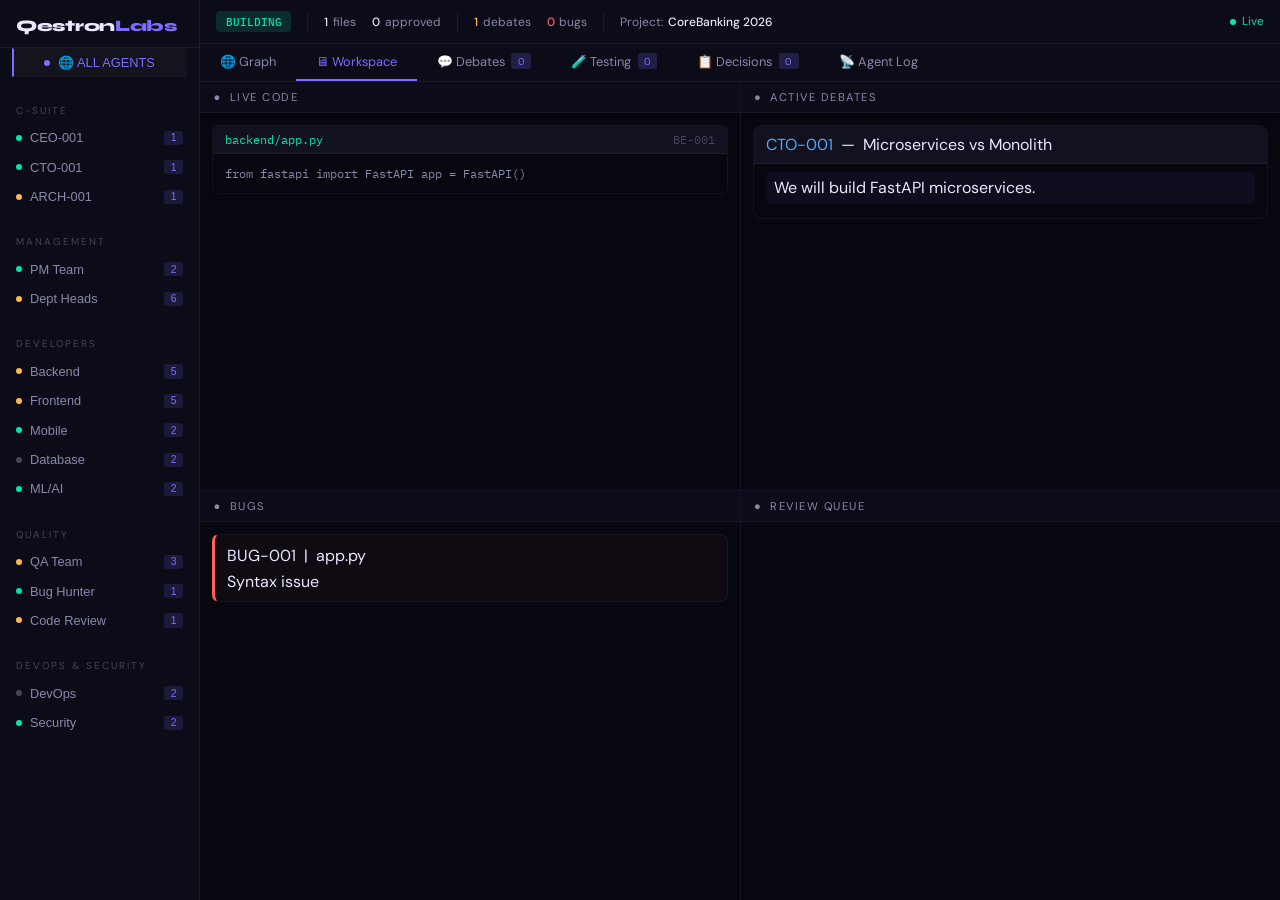
<file: mirofish-tmp/backend/workspace_dashboard.html>
<!DOCTYPE html>
<html lang="en">
<head>
<meta charset="UTF-8">
<meta name="viewport" content="width=device-width, initial-scale=1.0">
<title>Qestron Labs — Live Workspace</title>
<link href="https://fonts.googleapis.com/css2?family=IBM+Plex+Mono:wght@400;500;600&family=Syne:wght@600;700;800&family=DM+Sans:wght@300;400;500&display=swap" rel="stylesheet">
<script src="https://d3js.org/d3.v7.min.js"></script>
<style>
:root {
  --bg:     #07070f;
  --bg2:    #0c0c18;
  --bg3:    #111120;
  --bg4:    #161626;
  --accent: #7c6dff;
  --teal:   #00e5b0;
  --red:    #ff5f5f;
  --amber:  #ffb84d;
  --blue:   #4da6ff;
  --pink:   #ff6eb4;
  --text:   #e8e8ff;
  --text2:  #8888aa;
  --text3:  #44445a;
  --border: rgba(124,109,255,0.12);
  --border2:rgba(255,255,255,0.05);
}
* { margin:0; padding:0; box-sizing:border-box; }
html,body { height:100%; overflow:hidden; }
body { background:var(--bg); color:var(--text); font-family:'DM Sans',sans-serif; display:flex; }

/* ── AGENT SIDEBAR ─────────────────────────────────────────── */
.agent-sidebar {
  width: 200px; min-width:200px;
  background: var(--bg2);
  border-right: 1px solid var(--border);
  display: flex; flex-direction: column;
  overflow-y: auto; height: 100vh;
}
.sidebar-logo {
  padding: 1rem 1rem 0.75rem;
  font-family: 'Syne', sans-serif;
  font-weight: 800; font-size: 1rem;
  border-bottom: 1px solid var(--border);
  letter-spacing: -0.3px;
}
.sidebar-logo span { color: var(--accent); }
.agent-section { padding: 0.6rem 0; }
.agent-section-title {
  font-size: 0.62rem; color: var(--text3);
  text-transform: uppercase; letter-spacing: 2px;
  padding: 0.3rem 1rem 0.4rem;
}
.agent-btn {
  display: flex; align-items: center; gap: 0.5rem;
  padding: 0.45rem 1rem; cursor: pointer;
  font-size: 0.8rem; color: var(--text2);
  transition: all 0.15s; border: none;
  background: transparent; width: 100%; text-align: left;
  position: relative;
}
.agent-btn:hover { background: rgba(124,109,255,0.06); color: var(--text); }
.agent-btn.active { background: rgba(124,109,255,0.1); color: var(--accent); }
.agent-btn.active::before {
  content: ''; position: absolute; left: 0; top: 0; bottom: 0;
  width: 2px; background: var(--accent); border-radius: 0 2px 2px 0;
}
.agent-dot { width: 6px; height: 6px; border-radius: 50%; flex-shrink: 0; }
.dot-active { background: var(--teal); animation: blink 1.5s infinite; }
.dot-idle   { background: var(--text3); }
.dot-busy   { background: var(--amber); animation: blink 0.8s infinite; }
.dot-error  { background: var(--red); }
@keyframes blink { 0%,100%{opacity:1} 50%{opacity:0.3} }
.agent-count {
  margin-left: auto; font-size: 0.65rem;
  background: rgba(124,109,255,0.15); color: var(--accent);
  padding: 0.1rem 0.4rem; border-radius: 3px;
}

/* ── MAIN AREA ─────────────────────────────────────────────── */
.main { flex: 1; display: flex; flex-direction: column; overflow: hidden; }

/* ── TOP BAR ───────────────────────────────────────────────── */
.topbar {
  height: 44px; border-bottom: 1px solid var(--border);
  display: flex; align-items: center; padding: 0 1rem; gap: 1rem;
  background: var(--bg2); flex-shrink: 0;
}
.phase-badge {
  font-size: 0.7rem; padding: 0.2rem 0.6rem; border-radius: 4px;
  font-family: 'IBM Plex Mono', monospace; font-weight: 500;
}
.phase-planning  { background:rgba(77,166,255,0.15); color:var(--blue); }
.phase-building  { background:rgba(0,229,176,0.15);  color:var(--teal); }
.phase-reviewing { background:rgba(255,184,77,0.15); color:var(--amber); }
.phase-testing   { background:rgba(255,95,95,0.15);  color:var(--red); }
.phase-deploying { background:rgba(124,109,255,0.15);color:var(--accent); }
.phase-complete  { background:rgba(0,229,176,0.2);   color:var(--teal); }
/* ── GRAPH ─────────────────────────────────────────────────── */
.graph-container { position:relative; width:100%; height:100%; background:var(--bg); overflow:hidden; }
.graph-svg { width:100%; height:100%; }
.graph-legend { position:absolute; bottom:1rem; right:1rem; display:flex; flex-direction:column; gap:0.3rem; background:rgba(7,7,15,0.9); border:1px solid var(--border); border-radius:8px; padding:0.75rem; }
.legend-item { display:flex; align-items:center; gap:0.5rem; font-size:0.7rem; color:var(--text2); }
.legend-dot { width:8px; height:8px; border-radius:50%; flex-shrink:0; }

.detail-panel { position:absolute; top:1rem; right:1rem; width:220px; background:rgba(12,12,24,0.95); border:1px solid var(--accent); border-radius:8px; padding:0.75rem; display:none; flex-direction:column; gap:0.5rem; box-shadow:0 4px 12px rgba(0,0,0,0.5); z-index:100; }
.detail-header { display:flex; justify-content:space-between; align-items:center; border-bottom:1px solid var(--border); padding-bottom:0.3rem; }
.detail-title { font-weight:600; font-size:0.8rem; color:var(--accent); }
.detail-close { background:none; border:none; color:var(--text3); cursor:pointer; font-size:1rem; }
.det-row { font-size:0.7rem; color:var(--text2); display:flex; gap:0.3rem; margin-top:0.2rem;}

.tb-sep { width: 1px; height: 20px; background: var(--border); }
.tb-stat { font-size: 0.75rem; color: var(--text2); display:flex;gap:0.3rem;align-items:center; }
.tb-stat b { color: var(--text); font-weight: 500; }
.tb-live { margin-left:auto; display:flex; align-items:center; gap:0.4rem; font-size:0.72rem; color:var(--teal); }
.tb-live-dot { width:6px;height:6px;border-radius:50%;background:var(--teal);animation:blink 1s infinite; }

/* ── TAB BAR ───────────────────────────────────────────────── */
.tabbar {
  display: flex; border-bottom: 1px solid var(--border);
  background: var(--bg2); flex-shrink: 0;
}
.tab {
  padding: 0.55rem 1.25rem; font-size: 0.8rem; cursor: pointer;
  color: var(--text2); border-bottom: 2px solid transparent;
  transition: all 0.15s; display: flex; align-items: center; gap: 0.4rem;
}
.tab:hover { color: var(--text); }
.tab.active { color: var(--accent); border-bottom-color: var(--accent); }
.tab-badge {
  font-size: 0.62rem; background: rgba(124,109,255,0.2);
  color: var(--accent); padding: 0.1rem 0.4rem; border-radius: 3px;
}

/* ── CONTENT AREA ──────────────────────────────────────────── */
.content { flex: 1; overflow: hidden; display: flex; }
.panel { display: none; width: 100%; overflow: hidden; }
.panel.active { display: flex; }

/* ── WORKSPACE VIEW ────────────────────────────────────────── */
.workspace-layout {
  display: grid;
  grid-template-columns: 1fr 1fr;
  grid-template-rows: 1fr 1fr;
  gap: 1px;
  width: 100%; height: 100%;
  background: var(--border);
}
.ws-pane {
  background: var(--bg);
  overflow: hidden;
  display: flex; flex-direction: column;
}
.ws-pane-header {
  padding: 0.5rem 0.85rem;
  border-bottom: 1px solid var(--border2);
  font-size: 0.7rem; color: var(--text2);
  text-transform: uppercase; letter-spacing: 1.5px;
  display: flex; align-items: center; gap: 0.5rem;
  background: var(--bg2); flex-shrink:0;
}
.ws-pane-header .pane-title { color: var(--text); font-weight: 500; }
.ws-body { flex: 1; overflow-y: auto; padding: 0.75rem; }

/* Code pane */
.code-file {
  margin-bottom: 0.75rem;
  border: 1px solid var(--border2);
  border-radius: 6px; overflow: hidden;
}
.code-file-header {
  display: flex; align-items: center; gap: 0.5rem;
  padding: 0.4rem 0.75rem;
  background: var(--bg3); font-family:'IBM Plex Mono',monospace;
  font-size: 0.72rem; border-bottom: 1px solid var(--border2);
}
.code-file-name { color: var(--teal); }
.code-file-author { margin-left:auto; color:var(--text3); }
.code-file-status { font-size:0.65rem; padding:0.1rem 0.4rem; border-radius:3px; }
.status-approved { background:rgba(0,229,176,0.12); color:var(--teal); }
.status-review   { background:rgba(255,184,77,0.12); color:var(--amber); }
.status-writing  { background:rgba(124,109,255,0.12); color:var(--accent); }
.code-preview {
  padding: 0.6rem 0.75rem;
  font-family: 'IBM Plex Mono', monospace;
  font-size: 0.72rem; line-height: 1.7;
  color: var(--text2); background: var(--bg);
  max-height: 80px; overflow: hidden;
}
.code-preview .kw  { color: var(--accent); }
.code-preview .fn  { color: var(--blue); }
.code-preview .st  { color: var(--amber); }
.code-preview .cm  { color: var(--text3); }
.review-bar {
  display: flex; align-items: center; gap: 0.3rem;
  padding: 0.3rem 0.75rem; background: var(--bg3);
  font-size: 0.68rem;
}
.review-pip { width:8px;height:8px;border-radius:50%; }
.pip-done { background:var(--teal); }
.pip-empty { background:var(--text3); }

/* Debate pane */
.debate-item {
  margin-bottom: 0.75rem;
  border: 1px solid var(--border2);
  border-radius: 8px; overflow: hidden;
}
.debate-header {
  padding: 0.5rem 0.75rem;
  background: var(--bg3);
  display: flex; align-items: center; gap: 0.5rem;
  border-bottom: 1px solid var(--border2);
}
.debate-topic-label { font-size:0.7rem; color:var(--amber); font-weight:500; }
.debate-time { margin-left:auto; font-size:0.65rem; color:var(--text3); }
.debate-messages { padding: 0.5rem 0.75rem; }
.debate-msg {
  display: flex; gap: 0.5rem; margin-bottom: 0.4rem;
  padding: 0.35rem 0.5rem; border-radius: 5px;
}
.debate-msg.initiator { background:rgba(124,109,255,0.06); }
.debate-msg.response  { background:rgba(0,229,176,0.04); margin-left:1rem; }
.debate-msg.veto      { background:rgba(255,95,95,0.06); border-left:2px solid var(--red); }
.debate-agent-name { font-size:0.72rem; font-weight:500; flex-shrink:0; min-width:80px; }
.debate-text { font-size:0.78rem; color:var(--text2); line-height:1.5; }

/* Activity log pane */
.log-item {
  display: flex; gap: 0.5rem; align-items: flex-start;
  padding: 0.3rem 0; border-bottom:1px solid var(--border2);
  font-family: 'IBM Plex Mono', monospace; font-size: 0.72rem;
}
.log-time  { color:var(--text3); flex-shrink:0; }
.log-agent { flex-shrink:0; min-width:80px; }
.log-action { color:var(--text2); line-height:1.4; }
.log-ceo    { color:var(--accent); }
.log-cto    { color:var(--blue); }
.log-pm     { color:var(--amber); }
.log-dev    { color:var(--teal); }
.log-qa     { color:var(--red); }
.log-devops { color:var(--pink); }
.log-sec    { color:#ff9f43; }
.log-head   { color:#a29bfe; }

/* Bug pane */
.bug-card {
  padding: 0.6rem 0.75rem; border-radius:7px;
  margin-bottom:0.5rem; border:1px solid var(--border2);
}
.bug-open   { border-left:3px solid var(--red);   background:rgba(255,95,95,0.04); }
.bug-fixed  { border-left:3px solid var(--teal);  background:rgba(0,229,176,0.04); }
.bug-header { display:flex;align-items:center;gap:0.5rem;margin-bottom:0.3rem; }
.bug-id     { font-family:'IBM Plex Mono',monospace;font-size:0.7rem;color:var(--text3); }
.bug-sev    { font-size:0.62rem;padding:0.1rem 0.4rem;border-radius:3px; }
.sev-critical{ background:rgba(255,95,95,0.2); color:var(--red); }
.sev-high   { background:rgba(255,184,77,0.2);  color:var(--amber); }
.sev-medium { background:rgba(77,166,255,0.2);  color:var(--blue); }
.bug-file   { font-family:'IBM Plex Mono',monospace;font-size:0.7rem;color:var(--teal); }
.bug-desc   { font-size:0.78rem;color:var(--text2);line-height:1.4; }
.bug-fix    { font-size:0.73rem;color:var(--teal);margin-top:0.25rem; }

/* ── TESTING PANEL ─────────────────────────────────────────── */
.testing-layout { display:grid; grid-template-columns:280px 1fr; width:100%; height:100%; }
.test-sidebar {
  background:var(--bg2); border-right:1px solid var(--border);
  overflow-y:auto; padding:0.75rem;
}
.test-suite {
  padding:0.6rem 0.75rem; border-radius:7px; margin-bottom:0.4rem;
  border:1px solid var(--border2); cursor:pointer; transition:all 0.15s;
}
.test-suite:hover,.test-suite.active { border-color:rgba(124,109,255,0.3); background:rgba(124,109,255,0.05); }
.test-suite-name { font-size:0.82rem;font-weight:500;margin-bottom:0.25rem; }
.test-suite-meta { font-size:0.7rem;color:var(--text2); display:flex;gap:0.75rem; }
.test-pass { color:var(--teal); }
.test-fail { color:var(--red); }
.test-skip { color:var(--text3); }
.test-progress { height:3px;background:var(--bg3);border-radius:2px;margin-top:0.4rem;overflow:hidden; }
.test-progress-fill { height:100%;border-radius:2px;background:var(--teal);transition:width 0.5s; }
.test-main { flex:1;overflow-y:auto;padding:1rem; }
.test-header { margin-bottom:1rem; }
.test-title { font-family:'Syne',sans-serif;font-size:1.1rem;font-weight:700;margin-bottom:0.25rem; }
.test-summary { display:flex;gap:1rem;margin-bottom:1rem; }
.test-stat { background:var(--bg3);border:1px solid var(--border2);border-radius:8px;padding:0.75rem 1rem;flex:1;text-align:center; }
.test-stat-num { font-family:'Syne',sans-serif;font-size:1.5rem;font-weight:700; }
.test-stat-label { font-size:0.7rem;color:var(--text2);margin-top:0.2rem; }
.test-case { display:flex;align-items:flex-start;gap:0.75rem;padding:0.5rem 0;border-bottom:1px solid var(--border2); }
.test-icon { font-size:0.85rem;flex-shrink:0;margin-top:2px; }
.test-name { font-family:'IBM Plex Mono',monospace;font-size:0.75rem;color:var(--text);margin-bottom:0.15rem; }
.test-detail { font-size:0.72rem;color:var(--text2); }
.test-duration { margin-left:auto;font-family:'IBM Plex Mono',monospace;font-size:0.68rem;color:var(--text3);flex-shrink:0; }

/* ── DECISIONS PANEL ───────────────────────────────────────── */
.decisions-layout { width:100%;height:100%;overflow-y:auto;padding:1.25rem; }
.decision-card {
  background:var(--bg3);border:1px solid var(--border2);border-radius:10px;
  padding:1rem;margin-bottom:0.75rem;
  border-left:3px solid var(--accent);
}
.decision-card.cto  { border-left-color:var(--blue); }
.decision-card.pm   { border-left-color:var(--amber); }
.decision-card.head { border-left-color:var(--pink); }
.dc-header { display:flex;align-items:center;gap:0.75rem;margin-bottom:0.5rem; }
.dc-agent { font-size:0.75rem;font-weight:500;padding:0.2rem 0.6rem;border-radius:4px; }
.dc-agent-ceo  { background:rgba(124,109,255,0.15);color:var(--accent); }
.dc-agent-cto  { background:rgba(77,166,255,0.15); color:var(--blue); }
.dc-agent-pm   { background:rgba(255,184,77,0.15); color:var(--amber); }
.dc-agent-head { background:rgba(255,110,180,0.15);color:var(--pink); }
.dc-time { margin-left:auto;font-size:0.68rem;color:var(--text3); }
.dc-decision { font-size:0.88rem;font-weight:500;color:var(--text);margin-bottom:0.35rem; }
.dc-reason { font-size:0.8rem;color:var(--text2);line-height:1.6; }

/* ── SCROLLBAR ─────────────────────────────────────────────── */
::-webkit-scrollbar { width:3px; height:3px; }
::-webkit-scrollbar-track { background:transparent; }
::-webkit-scrollbar-thumb { background:var(--border);border-radius:2px; }

/* ── TYPING ANIMATION ──────────────────────────────────────── */
@keyframes typing {
  from { width:0 } to { width:100% }
}
.typing-cursor::after {
  content:'█'; color:var(--accent); animation:blink 0.8s infinite;
  font-family:'IBM Plex Mono',monospace;
}

</style>
</head>
<body>

<!-- ─── AGENT SIDEBAR ──────────────────────────────────────── -->
<div class="agent-sidebar">
  <div class="sidebar-logo">Qestron<span>Labs</span></div>
  
  <button id="btn-all-agents" class="agent-btn active" onclick="filterAgent('all', this)" style="margin:0 0.75rem 0.75rem; width:calc(100% - 1.5rem); background:rgba(255,255,255,0.03); justify-content:center;">
    <span class="agent-dot" style="background:var(--accent)"></span> 🌐 ALL AGENTS
  </button>

  <div class="agent-section">
    <div class="agent-section-title">C-Suite</div>
    <button class="agent-btn" onclick="filterAgent('CEO-001', this)">
      <span class="agent-dot dot-active"></span> CEO-001 <span class="agent-count">1</span>
    </button>
    <button class="agent-btn" onclick="filterAgent('CTO-001', this)">
      <span class="agent-dot dot-active"></span> CTO-001 <span class="agent-count">1</span>
    </button>
    <button class="agent-btn" onclick="filterAgent('ARCH-001', this)">
      <span class="agent-dot dot-busy"></span> ARCH-001 <span class="agent-count">1</span>
    </button>
  </div>

  <div class="agent-section">
    <div class="agent-section-title">Management</div>
    <button class="agent-btn" onclick="filterAgent('PM', this)">
      <span class="agent-dot dot-active"></span> PM Team <span class="agent-count">2</span>
    </button>
    <button class="agent-btn" onclick="filterAgent('HEAD', this)">
      <span class="agent-dot dot-busy"></span> Dept Heads <span class="agent-count">6</span>
    </button>
  </div>

  <div class="agent-section">
    <div class="agent-section-title">Developers</div>
    <button class="agent-btn" onclick="filterAgent('BE', this)">
      <span class="agent-dot dot-busy"></span> Backend <span class="agent-count">5</span>
    </button>
    <button class="agent-btn" onclick="filterAgent('FE', this)">
      <span class="agent-dot dot-busy"></span> Frontend <span class="agent-count">5</span>
    </button>
    <button class="agent-btn" onclick="filterAgent('MOB', this)">
      <span class="agent-dot dot-active"></span> Mobile <span class="agent-count">2</span>
    </button>
    <button class="agent-btn" onclick="filterAgent('DB', this)">
      <span class="agent-dot dot-idle"></span> Database <span class="agent-count">2</span>
    </button>
    <button class="agent-btn" onclick="filterAgent('ML', this)">
      <span class="agent-dot dot-active"></span> ML/AI <span class="agent-count">2</span>
    </button>
  </div>

  <div class="agent-section">
    <div class="agent-section-title">Quality</div>
    <button class="agent-btn" onclick="filterAgent('QA', this)">
      <span class="agent-dot dot-busy"></span> QA Team <span class="agent-count">3</span>
    </button>
    <button class="agent-btn" onclick="filterAgent('BUG', this)">
      <span class="agent-dot dot-active"></span> Bug Hunter <span class="agent-count">1</span>
    </button>
    <button class="agent-btn" onclick="filterAgent('REV', this)">
      <span class="agent-dot dot-busy"></span> Code Review <span class="agent-count">1</span>
    </button>
  </div>

  <div class="agent-section">
    <div class="agent-section-title">DevOps & Security</div>
    <button class="agent-btn" onclick="filterAgent('OPS', this)">
      <span class="agent-dot dot-idle"></span> DevOps <span class="agent-count">2</span>
    </button>
    <button class="agent-btn" onclick="filterAgent('SEC', this)">
      <span class="agent-dot dot-active"></span> Security <span class="agent-count">2</span>
    </button>
  </div>
</div>

<!-- ─── MAIN ───────────────────────────────────────────────── -->
<div class="main">

  <div class="topbar">
    <span id="phaseBadge" class="phase-badge phase-building">PHASE 2 — BUILDING</span>
    <span class="tb-sep"></span>
    <span class="tb-stat"><b id="fileCount">0</b> files</span>
    <span class="tb-stat"><b id="approvedCount">0</b> approved</span>
    <span class="tb-sep"></span>
    <span class="tb-stat"><b id="debateCount" style="color:var(--amber)">0</b> debates</span>
    <span class="tb-stat"><b id="bugCount" style="color:var(--red)">0</b> bugs</span>
    <span class="tb-sep"></span>
    <span class="tb-stat">Project: <b>CoreBanking 2026</b></span>
    <span class="tb-live"><span class="tb-live-dot"></span> Live</span>
  </div>

  <div class="tabbar">
    <div class="tab" onclick="showTab('graph', this)">🌐 Graph</div>
    <div class="tab active" onclick="showTab('workspace', this)">🖥 Workspace</div>
    <div class="tab" onclick="showTab('debates', this)">💬 Debates <span class="tab-badge" id="debateBadge">0</span></div>
    <div class="tab" onclick="showTab('testing', this)">🧪 Testing <span class="tab-badge" id="testBadge">0</span></div>
    <div class="tab" onclick="showTab('decisions', this)">📋 Decisions <span class="tab-badge" id="decBadge">0</span></div>
    <div class="tab" onclick="showTab('log', this)">📡 Agent Log</div>
  </div>

  <div class="content">
    <!-- ── GRAPH TAB ────────────────────────────────────────── -->
    <div class="panel" id="panel-graph">
      <div class="graph-container" style="position:relative; width:100%; height:100%; overflow:hidden;">
        <svg id="graphSvg" class="graph-svg"></svg>
        
        <!-- Node Detail Panel -->
        <div id="nodeDetailPanel" class="detail-panel">
          <div class="detail-header">
            <span id="detTitle" class="detail-title">Node Details</span>
            <button class="detail-close" onclick="closeDet()">×</button>
          </div>
          <div class="detail-content">
            <div class="det-row"><span class="det-lbl">ID:</span> <span id="detId"></span></div>
            <div class="det-row"><span class="det-lbl">Group:</span> <span id="detGrp"></span></div>
            <div class="det-row"><span class="det-lbl">Size:</span> <span id="detSize"></span></div>
          </div>
        </div>

        <div class="graph-legend">
          <div class="legend-item"><span class="legend-dot" style="background:#7c6dff"></span> Executive</div>
          <div class="legend-item"><span class="legend-dot" style="background:#a29bfe"></span> Management</div>
          <div class="legend-item"><span class="legend-dot" style="background:#00e5b0"></span> Backend</div>
          <div class="legend-item"><span class="legend-dot" style="background:#4da6ff"></span> Frontend</div>
          <div class="legend-item"><span class="legend-dot" style="background:#ff5f5f"></span> QA</div>
          <div class="legend-item"><span class="legend-dot" style="background:#ffd700"></span> Workspace</div>
        </div>
      </div>
    </div>

    <!-- PANEL WORKSPACE -->
    <div class="panel active" id="panel-workspace">
      <div class="workspace-layout">
        <div class="ws-pane"><div class="ws-pane-header"><span>●</span> Live Code</div><div class="ws-body" id="codePane"></div></div>
        <div class="ws-pane"><div class="ws-pane-header"><span>●</span> Active Debates</div><div class="ws-body" id="debatePane"></div></div>
        <div class="ws-pane"><div class="ws-pane-header"><span>●</span> Bugs</div><div class="ws-body" id="bugPane"></div></div>
        <div class="ws-pane"><div class="ws-pane-header"><span>●</span> Review Queue</div><div class="ws-body" id="reviewPane"></div></div>
      </div>
    </div>
        <!-- ── DEBATES TAB ────────────────────────────────────── -->
    <div class="panel" id="panel-debates">
      <div style="width:100%;height:100%;overflow-y:auto;padding:1.25rem;" id="fullDebateList">
        <div style="color:var(--text3);font-family:'IBM Plex Mono',monospace;">No debates yet...</div>
      </div>
    </div>

    <!-- ── TESTING TAB ─────────────────────────────────────── -->
    <div class="panel" id="panel-testing">
      <div class="testing-layout">
        <div class="test-sidebar">
          <div style="font-size:0.7rem;color:var(--text2);margin-bottom:0.75rem;text-transform:uppercase;letter-spacing:1.5px;">Test Suites</div>
          <div class="test-suite active" onclick="showTestSuite('backend')">
            <div class="test-suite-name">Backend API Tests</div>
            <div class="test-suite-meta"><span class="test-pass" id="be-pass">0 pass</span><span class="test-fail" id="be-fail">0 fail</span></div>
            <div class="test-progress"><div class="test-progress-fill" id="be-prog" style="width:0%"></div></div>
          </div>
          <div class="test-suite" onclick="showTestSuite('frontend')">
            <div class="test-suite-name">Frontend E2E Tests</div>
            <div class="test-suite-meta"><span class="test-pass" id="fe-pass">0 pass</span><span class="test-fail" id="fe-fail">0 fail</span></div>
            <div class="test-progress"><div class="test-progress-fill" id="fe-prog" style="width:0%"></div></div>
          </div>
          <div class="test-suite" onclick="showTestSuite('security')">
            <div class="test-suite-name">Security Audit</div>
            <div class="test-suite-meta"><span class="test-pass" id="sec-pass">0 pass</span><span class="test-fail" id="sec-fail">0 fail</span></div>
            <div class="test-progress"><div class="test-progress-fill" id="sec-prog" style="width:0%"></div></div>
          </div>
        </div>
        <div class="test-main" id="testMain">
          <div class="test-header"><div class="test-title" id="testSuiteTitle">Backend API Tests</div></div>
          <div class="test-summary">
            <div class="test-stat"><div class="test-stat-num" id="ts-pass" style="color:var(--teal)">0</div><div class="test-stat-label">Passed</div></div>
            <div class="test-stat"><div class="test-stat-num" id="ts-fail" style="color:var(--red)">0</div><div class="test-stat-label">Failed</div></div>
            <div class="test-stat"><div class="test-stat-num" id="ts-total">0</div><div class="test-stat-label">Total</div></div>
          </div>
          <div id="testCaseList"><div style="color:var(--text3);font-size:0.8rem;">Waiting for test results...</div></div>
        </div>
      </div>
    </div>

    <!-- ── DECISIONS TAB ──────────────────────────────────── -->
    <div class="panel" id="panel-decisions">
      <div class="decisions-layout" id="decisionList">
        <div style="color:var(--text3);font-family:'IBM Plex Mono',monospace;">Waiting for decisions...</div>
      </div>
    </div>

    <!-- ── LOG TAB ────────────────────────────────────────── -->
    <div class="panel" id="panel-log">
      <div style="width:100%;height:100%;overflow-y:auto;padding:0.75rem;" id="fullLogList">
        <div style="color:var(--text3);font-family:'IBM Plex Mono',monospace;font-size:0.75rem;">No agent activity yet...</div>
      </div>
    </div>
  </div>

</div>

<script>
let host = window.location.hostname;
if (host === 'localhost' || host === 'localhost.') host = '127.0.0.1';
const API = window.location.protocol + '//' + host + ':7777/api/state';

// ── BROWSER ERROR DIAGNOSTICS ──────────────────────────
window.onerror = function(msg, url, line, col, error) {
  const errDiv = document.createElement('div');
  errDiv.style = "position:fixed;top:0;left:0;width:100%;background:rgba(220,53,69,0.9);color:white;padding:0.5rem;z-index:99999;font-family:monospace;font-size:0.75rem;border-bottom:2px solid black;";
  errDiv.innerHTML = `🚨 <b>JS Error:</b> ${msg} <br> <i>Line ${line}:${col}</i> | File: ${url.split('/').pop()}`;
  document.body.appendChild(errDiv);
  console.error("OVERLAY CAPTURED ERROR:", error);
};
let currentFilter = 'all';
let currentTestSuite = 'backend';
let state = null;
let graphRendered = false;

const GROUP_COLORS = {
  executive: '#7c6dff', management: '#a29bfe', backend: '#00e5b0',
  frontend: '#4da6ff', mobile: '#00cec9', database: '#55efc4',
  ai: '#fd79a8', qa: '#ff5f5f', security: '#ff7675',
  devops: '#fdcb6e', client: '#74b9ff', workspace: '#ffd700',
  hr: '#e056fd', legal: '#f0932b', finance: '#badc58',
  sales: '#ffbe76', marketing: '#ff7979', support: '#7ed6df'
};

function showTab(id, el) {
  document.querySelectorAll('.tab').forEach(t => t.classList.remove('active'));
  document.querySelectorAll('.panel').forEach(p => p.classList.remove('active'));
  el.classList.add('active');
  document.getElementById('panel-' + id).classList.add('active');
  if (id === 'graph' && !graphRendered) {
    renderGraph();
    graphRendered = true;
  }
}

function filterAgent(prefix, el) {
  currentFilter = prefix;
  document.querySelectorAll('.agent-btn').forEach(b => b.classList.remove('active'));
  if (el) el.classList.add('active');
  else {
    const fallback = document.getElementById('btn-all-agents');
    if (fallback) fallback.classList.add('active');
  }
  if (state) render(state);
}

function agentColor(name) {
  if (!name) return 'var(--text2)';
  if (name.includes('CEO')) return 'var(--accent)';
  if (name.includes('CTO')) return 'var(--blue)';
  if (name.includes('PM'))  return 'var(--amber)';
  return 'var(--teal)';
}

function render(s) {
  state = s;
  const rawFiles    = s.files        || {};
  const rawDebates  = s.debate_board || [];
  const decisions   = s.decisions    || [];
  const rawBugs     = s.bugs         || [];
  const logs        = s.agent_logs   || [];
  const reviews     = s.review_queue || [];
  const testRes     = s.test_results || {};

  // Global Filter
  const files = currentFilter === 'all' ? rawFiles : Object.fromEntries(
    Object.entries(rawFiles).filter(([name, f]) => f.written_by?.includes(currentFilter) || name.includes(currentFilter))
  );
  const debates = currentFilter === 'all' ? rawDebates : rawDebates.filter(d => d.agent?.includes(currentFilter));
  const bugs = currentFilter === 'all' ? rawBugs : rawBugs.filter(b => b.file?.includes(currentFilter) || b.id?.includes(currentFilter));

  document.getElementById('fileCount').textContent     = Object.keys(files).length;
  document.getElementById('debateCount').textContent   = debates.length;

  const pb = document.getElementById('phaseBadge');
  const phase = s.phase || 'planning';
  pb.className = 'phase-badge ' + (phase==='planning'?'phase-planning':phase==='building'?'phase-building':phase==='reviewing'?'phase-reviewing':phase==='testing'?'phase-testing':'phase-complete');
  pb.textContent = phase.toUpperCase();

  const codePane = document.getElementById('codePane');
  codePane.innerHTML = Object.entries(files).slice(-5).reverse().map(([name, f]) => `
    <div class="code-file">
      <div class="code-file-header">
        <span class="code-file-name">${name}</span><span class="code-file-author">${f.written_by}</span>
      </div>
      <div class="code-preview">${escHtml(f.content?.substring(0,180))}</div>
    </div>`).join('');

  const debatePane = document.getElementById('debatePane');
  debatePane.innerHTML = debates.slice(-3).reverse().map(d => `
    <div class="debate-item">
      <div class="debate-header">
        <span style="color:${agentColor(d.agent)}">${d.agent}</span> — <span>${d.topic}</span>
      </div>
      <div class="debate-messages">
        <div class="debate-msg initiator">${d.opinion?.substring(0,120)}</div>
        ${(d.responses||[]).map(r => `<div class="debate-msg response">${r.response?.substring(0,100)}</div>`).join('')}
      </div>
    </div>`).join('');

  const bugPane = document.getElementById('bugPane');
  bugPane.innerHTML = bugs.slice(-4).reverse().map(b => `
    <div class="bug-card ${b.status==='fixed'?'bug-fixed':'bug-open'}">
      <div class="bug-header"><span>${b.id}</span> | <span>${b.file}</span></div>
      <div>${b.description}</div>
    </div>`).join('');

  const logList = document.getElementById('fullLogList');
  const filteredLogs = currentFilter==='all' ? logs : logs.filter(l => l.agent?.includes(currentFilter));
  logList.innerHTML = filteredLogs.slice().reverse().map(l => `
    <div class="log-item">
      <span class="log-time">[${l.time}]</span>
      <span style="color:${agentColor(l.agent)}">${l.agent}</span>: ${l.action}
    </div>`).join('');

  renderTestSuite(currentTestSuite, testRes);
}

function showTestSuite(key) {
  currentTestSuite = key;
  document.querySelectorAll('.test-suite').forEach(s => s.classList.remove('active'));
  event.currentTarget.classList.add('active');
  if (state) renderTestSuite(key, state.test_results || {});
}

function renderTestSuite(suiteKey, testRes) {
  const titles = { backend: 'Backend API Tests', frontend: 'Frontend E2E Tests', security: 'Security Audit' };
  document.getElementById('testSuiteTitle').textContent = titles[suiteKey] || suiteKey;
  const cases = testRes[suiteKey] || [];
  const pass = cases.filter(c => c.status === 'pass').length;
  const fail = cases.filter(c => c.status === 'fail').length;
  document.getElementById('ts-pass').textContent = pass;
  document.getElementById('ts-fail').textContent = fail;
  document.getElementById('ts-total').textContent = pass + fail;
  const list = document.getElementById('testCaseList');
  if (!cases.length) { list.innerHTML = '<div style="color:var(--text3);font-size:0.8rem;">No cases found.</div>'; return; }
  list.innerHTML = cases.map(c => `<div style="display:flex;align-items:center;gap:0.5rem;padding:0.4rem;background:rgba(255,255,255,0.02);border:1px solid var(--border2);margin-bottom:0.25rem;"><span>${c.status==='pass'?'✅':'❌'}</span><div><div style="font-size:0.75rem">${c.name}</div><div style="font-size:0.65rem;color:var(--text2)">${c.detail}</div></div><span style="margin-left:auto;font-size:0.65rem;color:var(--text3)">${c.dur}</span></div>`).join('');
}

function closeDet() {
  const p = document.getElementById('nodeDetailPanel');
  if (p) p.style.display = 'none';
}

async function renderGraph() {
  const svg = d3.select("#graphSvg");
  const container = document.querySelector('.graph-container');
  const W = container.clientWidth || 800;
  const H = container.clientHeight || 500;
  svg.attr("width", W).attr("height", H);
  svg.selectAll("*").remove();

  let nodes = [], links = [];
  try {
    let gHost = window.location.hostname;
    if (gHost === 'localhost' || gHost === 'localhost.') gHost = '127.0.0.1';
    const res = await fetch(window.location.protocol + '//' + gHost + ':5002/api/workspace/graph');
    const data = await res.json();
    nodes = data.nodes || [];
    links = data.links || [];
  } catch (e) {
    console.error("Fetch graph failed, using fallback", e);
    nodes = [{id:"CEO-001",label:"CEO",group:"executive",size:28},{id:"CTO-001",label:"CTO",group:"executive",size:24},{id:"ARCH-001",label:"Architect",group:"executive",size:18},{id:"PM-001",label:"PM-1",group:"management",size:16},{id:"HEAD-BE",label:"Head BE",group:"management",size:16},{id:"HEAD-FE",label:"Head FE",group:"management",size:16},{id:"BE-CLUSTER",label:"Backend\n200",group:"backend",size:32},{id:"FE-CLUSTER",label:"Frontend\n200",group:"frontend",size:32},{id:"WORKSPACE",label:"SHARED\nWORKSPACE",group:"workspace",size:38}];
    links = [{source:"CEO-001",target:"CTO-001",type:"reports"},{source:"CEO-001",target:"PM-001",type:"reports"},{source:"CTO-001",target:"ARCH-001",type:"reports"},{source:"CTO-001",target:"HEAD-BE",type:"reports"},{source:"CTO-001",target:"HEAD-FE",type:"reports"},{source:"HEAD-BE",target:"BE-CLUSTER",type:"manages"},{source:"HEAD-FE",target:"FE-CLUSTER",type:"manages"},{source:"BE-CLUSTER",target:"WORKSPACE",type:"writes"},{source:"FE-CLUSTER",target:"WORKSPACE",type:"writes"}];
  }

  const sim = d3.forceSimulation(nodes)
    .force("link", d3.forceLink(links).id(d => d.id).distance(40))
    .force("charge", d3.forceManyBody().strength(-30))
    .force("center", d3.forceCenter(W / 2, H / 2))
    .force("collision", d3.forceCollide().radius(d => (d.size || 15) + 3));

  const g = svg.append("g");
  const zoom = d3.zoom().scaleExtent([0.1, 5]).on("zoom", e => g.attr("transform", e.transform));
  svg.call(zoom);
  // Initial scale out to fit 1,000 dense distinct nodes constellation comfortably
  svg.call(zoom.transform, d3.zoomIdentity.translate(W * 0.15, H * 0.15).scale(0.4));

  const link = g.append("g").selectAll("line").data(links).enter().append("line")
    .attr("stroke", "#44446666").attr("stroke-width", 1.5);

  const nodeEnter = g.append("g").selectAll("g").data(nodes).enter().append("g")
    .attr("class", "graph-node")
    .style("cursor", "pointer")
    .call(d3.drag()
      .on("start", (e, d) => { if (!e.active) sim.alphaTarget(0.3).restart(); d.fx = d.x; d.fy = d.y; })
      .on("drag", (e, d) => { d.fx = e.x; d.fy = e.y; })
      .on("end", (e, d) => { if (!e.active) sim.alphaTarget(0); d.fx = null; d.fy = null; }))
    .on("click", (e, d) => {
      e.stopPropagation();
      const p = document.getElementById('nodeDetailPanel');
      if (!p) return;
      p.style.display = 'flex';
      document.getElementById('detTitle').textContent = d.label;
      document.getElementById('detId').textContent = d.id;
      document.getElementById('detGrp').textContent = d.group;
      document.getElementById('detSize').textContent = d.size;
    });

  nodeEnter.append("circle").attr("r", d => d.size || 12).attr("fill", d => (GROUP_COLORS[d.group] || '#666') + '33').attr("stroke", d => GROUP_COLORS[d.group] || '#666').attr("stroke-width", 1.5);
  nodeEnter.append("circle").attr("r", 3).attr("fill", d => GROUP_COLORS[d.group] || '#666');
  nodeEnter.append("text").attr("text-anchor", "middle").attr("dy", d => (d.size || 12) + 14).attr("font-size", "9px").attr("fill", "#8888aa").attr("font-family", "IBM Plex Mono, monospace").text(d => d.label);

  svg.on("click", () => closeDet());

  sim.on("tick", () => {
    link.attr("x1", d => d.source.x).attr("y1", d => d.source.y).attr("x2", d => d.target.x).attr("y2", d => d.target.y);
    nodeEnter.attr("transform", d => `translate(${d.x},${d.y})`);
  });
}

function escHtml(str) {
  return str.replace(/&/g,'&amp;').replace(/</g,'&lt;').replace(/>/g,'&gt;');
}

async function refresh() {
  try {
    const res = await fetch(API);
    const s = await res.json();
    render(s);
  } catch(e) {
    if (state === null) renderDemo();
  }
}

function renderDemo() {
  render({
    phase: "building",
    files: { "backend/app.py": { content: "from fastapi import FastAPI\napp = FastAPI()", written_by: "BE-001" } },
    debate_board: [ { agent: "CTO-001", topic: "Microservices vs Monolith", opinion: "We will build FastAPI microservices.", responses: [] } ],
    decisions: [ { made_by: "CEO-001", decision: "Project Launch", reason: "Strategic roadmap", time: "09:00" } ],
    bugs: [ { id: "BUG-001", file: "app.py", description: "Syntax issue", severity: "high", status: "open" } ],
    agent_logs: [ { time: "09:15", agent: "BE-001", action: "Created fastapi entrypoint" } ]
  });
}

refresh();
setInterval(refresh, 5000);
</script>
</body>
</html>
</file>
<file: assets/styles.css>
/* ============================================
   QESTRON LABS — Global Design System
   ============================================ */

/* VARIABLES */
:root {
  --bg: #080810;
  --bg2: #0f0f1a;
  --bg3: #14141f;
  --bg4: #1a1a2e;
  --accent: #6c63ff;
  --accent-light: #9b95ff;
  --accent2: #00d4aa;
  --accent3: #ff6b6b;
  --accent4: #ffd060;
  --text: #f0f0ff;
  --text2: #9090b0;
  --text3: #606080;
  --border: rgba(108,99,255,0.15);
  --border2: rgba(108,99,255,0.3);
  --card: rgba(255,255,255,0.03);
  --card-hover: rgba(255,255,255,0.06);
  --glow-purple: rgba(108,99,255,0.15);
  --glow-teal: rgba(0,212,170,0.15);
  --glow-coral: rgba(255,107,107,0.15);
  --radius: 12px;
  --radius-lg: 20px;
  --transition: 0.3s cubic-bezier(0.4, 0, 0.2, 1);
}

/* RESET */
*, *::before, *::after { margin: 0; padding: 0; box-sizing: border-box; }
html { scroll-behavior: smooth; }
body {
  background: var(--bg);
  color: var(--text);
  font-family: 'DM Sans', sans-serif;
  overflow-x: hidden;
  line-height: 1.6;
  -webkit-font-smoothing: antialiased;
}

/* ANIMATIONS */
@keyframes pulse { 0%,100%{opacity:1;transform:scale(1)} 50%{opacity:0.4;transform:scale(0.95)} }
@keyframes float { 0%,100%{transform:translateY(0)} 50%{transform:translateY(-20px)} }
@keyframes float-slow { 0%,100%{transform:translateY(0) rotate(0deg)} 50%{transform:translateY(-30px) rotate(5deg)} }
@keyframes glow-pulse { 0%,100%{opacity:0.5} 50%{opacity:1} }
@keyframes slide-up { from{opacity:0;transform:translateY(40px)} to{opacity:1;transform:translateY(0)} }
@keyframes count-up { from{opacity:0;transform:translateY(20px)} to{opacity:1;transform:translateY(0)} }
@keyframes shimmer { 0%{background-position:-200% 0} 100%{background-position:200% 0} }
@keyframes rotate-slow { from{transform:rotate(0deg)} to{transform:rotate(360deg)} }
@keyframes blink { 0%,100%{opacity:1} 50%{opacity:0} }
@keyframes dash { to{stroke-dashoffset:0} }
@keyframes fade-in { from{opacity:0} to{opacity:1} }
@keyframes scale-in { from{opacity:0;transform:scale(0.9)} to{opacity:1;transform:scale(1)} }
@keyframes typing { from{width:0} to{width:100%} }
@keyframes gradient-shift { 0%{background-position:0% 50%} 50%{background-position:100% 50%} 100%{background-position:0% 50%} }

/* Scroll reveal */
.reveal { opacity: 0; transform: translateY(30px); transition: opacity 0.8s var(--transition), transform 0.8s var(--transition); }
.reveal.visible { opacity: 1; transform: translateY(0); }

/* ============================================
   NAVIGATION
   ============================================ */
nav {
  position: fixed; top: 0; left: 0; right: 0; z-index: 1000;
  padding: 1rem 4rem;
  display: flex; align-items: center; justify-content: space-between;
  border-bottom: 1px solid var(--border);
  backdrop-filter: blur(24px) saturate(180%);
  background: rgba(8,8,16,0.75);
  transition: var(--transition);
}
nav.scrolled { padding: 0.7rem 4rem; background: rgba(8,8,16,0.95); }
.logo {
  font-family: 'Syne', sans-serif; font-weight: 800; font-size: 1.5rem;
  color: var(--text); letter-spacing: -0.5px; text-decoration: none; display: flex; align-items: center; gap: 0.5rem;
}
.logo span { color: var(--accent); }
.logo-dot { width: 8px; height: 8px; background: var(--accent2); border-radius: 50%; animation: pulse 2s infinite; }
.nav-links { display: flex; gap: 2rem; list-style: none; align-items: center; }
.nav-links a {
  color: var(--text2); text-decoration: none; font-size: 0.88rem; font-weight: 400;
  transition: color var(--transition); position: relative; padding: 0.3rem 0;
}
.nav-links a::after {
  content: ''; position: absolute; bottom: 0; left: 0; width: 0; height: 1.5px;
  background: var(--accent); transition: width var(--transition);
}
.nav-links a:hover { color: var(--text); }
.nav-links a:hover::after { width: 100%; }
.nav-links a.active { color: var(--accent); }
.nav-links a.active::after { width: 100%; }
.nav-cta {
  background: var(--accent); color: white; border: none;
  padding: 0.6rem 1.5rem; border-radius: 8px;
  font-family: 'DM Sans', sans-serif; font-size: 0.88rem; font-weight: 500;
  cursor: pointer; text-decoration: none; transition: all var(--transition);
  display: inline-flex; align-items: center; gap: 0.4rem;
}
.nav-cta:hover { transform: translateY(-1px); box-shadow: 0 4px 20px rgba(108,99,255,0.4); }
.mobile-toggle { display: none; background: none; border: none; color: var(--text); font-size: 1.5rem; cursor: pointer; }

/* ============================================
   BUTTONS
   ============================================ */
.btn-primary {
  background: var(--accent); color: white;
  padding: 0.85rem 2rem; border-radius: 10px;
  font-size: 1rem; font-weight: 500; text-decoration: none;
  font-family: 'DM Sans', sans-serif;
  transition: all var(--transition);
  display: inline-flex; align-items: center; gap: 0.5rem;
  border: none; cursor: pointer;
}
.btn-primary:hover { transform: translateY(-2px); box-shadow: 0 8px 30px rgba(108,99,255,0.4); }
.btn-outline {
  background: transparent; color: var(--text);
  padding: 0.85rem 2rem; border-radius: 10px;
  font-size: 1rem; border: 1px solid var(--border2);
  text-decoration: none; font-family: 'DM Sans', sans-serif;
  transition: all var(--transition);
  display: inline-flex; align-items: center; gap: 0.5rem;
  cursor: pointer;
}
.btn-outline:hover { border-color: var(--accent); color: var(--accent); transform: translateY(-2px); }
.btn-ghost {
  background: transparent; color: var(--accent); border: none;
  padding: 0.5rem 1rem; font-size: 0.9rem; cursor: pointer;
  font-family: 'DM Sans', sans-serif; transition: color var(--transition);
}
.btn-ghost:hover { color: var(--accent-light); }

/* ============================================
   SECTION GLOBALS
   ============================================ */
section { padding: 6rem 4rem; max-width: 1280px; margin: 0 auto; }
.section-label {
  font-size: 0.72rem; font-weight: 600; letter-spacing: 4px;
  color: var(--accent); text-transform: uppercase; margin-bottom: 1rem;
  display: flex; align-items: center; gap: 0.75rem;
}
.section-label::before { content: ''; width: 24px; height: 1px; background: var(--accent); }
.section-title {
  font-family: 'Syne', sans-serif; font-size: clamp(2rem, 4vw, 3.2rem);
  font-weight: 700; letter-spacing: -1.5px; line-height: 1.1; margin-bottom: 1rem;
}
.section-sub {
  color: var(--text2); font-size: 1.05rem; line-height: 1.8;
  max-width: 580px; font-weight: 300; margin-bottom: 3.5rem;
}
.section-divider {
  width: 100%; height: 1px;
  background: linear-gradient(90deg, transparent, var(--border2), transparent);
  margin: 0;
}

/* ============================================
   HERO
   ============================================ */
.hero {
  min-height: 100vh; display: flex; flex-direction: column;
  align-items: center; justify-content: center; text-align: center;
  padding: 8rem 2rem 4rem; position: relative; overflow: hidden;
}
.grid-bg {
  position: absolute; inset: 0;
  background-image:
    linear-gradient(rgba(108,99,255,0.06) 1px, transparent 1px),
    linear-gradient(90deg, rgba(108,99,255,0.06) 1px, transparent 1px);
  background-size: 60px 60px;
  pointer-events: none;
  mask-image: radial-gradient(ellipse 80% 50% at 50% 0%, black 70%, transparent);
}
.hero-glow {
  position: absolute; width: 800px; height: 800px;
  background: radial-gradient(circle, var(--glow-purple) 0%, transparent 60%);
  top: 40%; left: 50%; transform: translate(-50%, -50%);
  pointer-events: none; animation: glow-pulse 5s ease-in-out infinite;
}
.hero-glow-2 {
  position: absolute; width: 400px; height: 400px;
  background: radial-gradient(circle, var(--glow-teal) 0%, transparent 70%);
  top: 60%; left: 30%; pointer-events: none; animation: glow-pulse 7s ease-in-out infinite reverse;
}
.hero-badge {
  display: inline-flex; align-items: center; gap: 0.6rem;
  background: rgba(108,99,255,0.08); border: 1px solid var(--border);
  padding: 0.45rem 1.2rem; border-radius: 999px;
  font-size: 0.82rem; color: var(--accent-light); margin-bottom: 2.5rem;
  animation: slide-up 0.8s ease-out;
  backdrop-filter: blur(10px);
}
.hero-badge .dot { width: 6px; height: 6px; background: var(--accent2); border-radius: 50%; animation: pulse 2s infinite; }
.hero h1 {
  font-family: 'Syne', sans-serif; font-weight: 800;
  font-size: clamp(2.8rem, 7vw, 5.5rem); line-height: 1.02;
  letter-spacing: -3px; margin-bottom: 1.5rem;
  animation: slide-up 0.8s ease-out 0.1s both;
}
.hero h1 .gradient-text {
  background: linear-gradient(135deg, var(--accent), var(--accent2));
  -webkit-background-clip: text; -webkit-text-fill-color: transparent;
  background-clip: text;
}
.hero h1 .coral { color: var(--accent3); }
.hero-tagline {
  font-family: 'Syne', sans-serif; font-size: 1.3rem; font-weight: 600;
  color: var(--accent2); margin-bottom: 1.5rem; letter-spacing: -0.5px;
  animation: slide-up 0.8s ease-out 0.2s both;
}
.hero-sub {
  font-size: 1.1rem; color: var(--text2); max-width: 560px;
  line-height: 1.75; margin-bottom: 2.5rem; font-weight: 300;
  animation: slide-up 0.8s ease-out 0.3s both;
}
.hero-ctas {
  display: flex; gap: 1rem; flex-wrap: wrap; justify-content: center;
  margin-bottom: 4rem; animation: slide-up 0.8s ease-out 0.4s both;
}
.hero-stats {
  display: flex; gap: 4rem; justify-content: center; flex-wrap: wrap;
  animation: slide-up 0.8s ease-out 0.5s both;
}
.stat { text-align: center; }
.stat-num {
  font-family: 'Syne', sans-serif; font-size: 2.2rem; font-weight: 700; color: var(--text);
}
.stat-num .counter { display: inline; }
.stat-label { font-size: 0.8rem; color: var(--text2); margin-top: 0.3rem; }

/* ============================================
   COMPARISON TABLE
   ============================================ */
.compare-table-wrap {
  background: var(--bg3); border: 1px solid var(--border);
  border-radius: var(--radius-lg); overflow: hidden;
}
.compare-table { width: 100%; border-collapse: collapse; }
.compare-table th {
  padding: 1.2rem 1.5rem; text-align: left; font-size: 0.9rem;
  font-family: 'Syne', sans-serif; font-weight: 700;
  border-bottom: 1px solid var(--border);
}
.compare-table th:first-child { color: var(--text2); font-weight: 500; width: 30%; }
.compare-table th:nth-child(2) { color: var(--accent3); background: rgba(255,107,107,0.05); }
.compare-table th:nth-child(3) { color: var(--accent2); background: rgba(0,212,170,0.05); }
.compare-table td {
  padding: 1rem 1.5rem; font-size: 0.9rem;
  border-bottom: 1px solid rgba(255,255,255,0.03);
}
.compare-table tr:last-child td { border-bottom: none; }
.compare-table td:first-child { color: var(--text2); font-size: 0.85rem; }
.compare-table td:nth-child(2) { color: rgba(255,107,107,0.8); }
.compare-table td:nth-child(3) { color: var(--accent2); font-weight: 500; }
.compare-table .bad { opacity: 0.5; text-decoration: line-through; }
.compare-table .good { font-weight: 600; }
.compare-verdict {
  padding: 1.5rem; text-align: center; font-size: 0.85rem; color: var(--text2);
  border-top: 1px solid var(--border);
  background: linear-gradient(135deg, rgba(108,99,255,0.03), rgba(0,212,170,0.03));
}
.compare-verdict strong { color: var(--accent2); }

/* ============================================
   8-STAGE TIMELINE
   ============================================ */
.timeline { position: relative; padding: 2rem 0; }
.timeline-line {
  position: absolute; left: 50%; top: 0; bottom: 0; width: 2px;
  background: linear-gradient(to bottom, var(--accent), var(--accent2), var(--accent3));
  transform: translateX(-50%); opacity: 0.3;
}
.timeline-item {
  display: flex; align-items: flex-start; margin-bottom: 3rem;
  position: relative;
}
.timeline-item:nth-child(odd) { flex-direction: row; }
.timeline-item:nth-child(even) { flex-direction: row-reverse; }
.timeline-content {
  width: calc(50% - 40px); padding: 1.5rem;
  background: var(--bg3); border: 1px solid var(--border);
  border-radius: var(--radius); transition: all var(--transition);
}
.timeline-content:hover { border-color: var(--border2); transform: translateY(-2px); }
.timeline-dot {
  position: absolute; left: 50%; transform: translateX(-50%);
  width: 40px; height: 40px; border-radius: 50%;
  background: var(--bg3); border: 2px solid var(--accent);
  display: flex; align-items: center; justify-content: center;
  font-size: 1.1rem; z-index: 2;
}
.timeline-dot.active { background: var(--accent); animation: pulse 2s infinite; }
.timeline-num {
  font-family: 'Syne', sans-serif; font-weight: 800; font-size: 0.7rem;
  color: var(--accent); letter-spacing: 2px; margin-bottom: 0.5rem;
}
.timeline-title {
  font-family: 'Syne', sans-serif; font-weight: 700; font-size: 1.05rem;
  margin-bottom: 0.4rem;
}
.timeline-desc { font-size: 0.85rem; color: var(--text2); line-height: 1.6; }
.timeline-agents {
  display: flex; gap: 0.4rem; flex-wrap: wrap; margin-top: 0.75rem;
}
.timeline-agent-chip {
  font-size: 0.68rem; padding: 0.15rem 0.5rem; border-radius: 4px;
  background: rgba(108,99,255,0.1); color: var(--accent-light);
  border: 1px solid rgba(108,99,255,0.15);
}

/* ============================================
   AGENT GRID
   ============================================ */
.agents-grid {
  display: grid; grid-template-columns: repeat(auto-fill, minmax(280px, 1fr));
  gap: 1px; background: var(--border); border: 1px solid var(--border);
  border-radius: var(--radius-lg); overflow: hidden;
}
.agent-card {
  background: var(--bg); padding: 1.5rem;
  transition: all var(--transition); position: relative; overflow: hidden;
}
.agent-card::before {
  content: ''; position: absolute; top: 0; left: 0; right: 0; height: 2px;
  background: linear-gradient(90deg, transparent, var(--accent), transparent);
  opacity: 0; transition: opacity var(--transition);
}
.agent-card:hover { background: var(--bg2); }
.agent-card:hover::before { opacity: 1; }
.agent-header { display: flex; justify-content: space-between; align-items: flex-start; margin-bottom: 0.75rem; }
.agent-tag {
  display: inline-block; font-size: 0.68rem; padding: 0.2rem 0.6rem;
  border-radius: 4px; font-weight: 500; letter-spacing: 0.5px;
}
.tag-csuite { background: rgba(108,99,255,0.12); color: #9b95ff; }
.tag-dev { background: rgba(0,212,170,0.12); color: #00d4aa; }
.tag-qa { background: rgba(255,107,107,0.12); color: #ff9090; }
.tag-devops { background: rgba(255,198,60,0.12); color: #ffd060; }
.tag-client { background: rgba(60,180,255,0.12); color: #60c0ff; }
.tag-design { background: rgba(200,100,255,0.12); color: #d090ff; }
.agent-status-dot { width: 8px; height: 8px; border-radius: 50%; }
.dot-active { background: var(--accent2); box-shadow: 0 0 8px var(--accent2); animation: pulse 2s infinite; }
.dot-idle { background: var(--text3); }
.agent-name {
  font-family: 'Syne', sans-serif; font-weight: 600; font-size: 1rem;
  margin-bottom: 0.25rem;
}
.agent-model { font-size: 0.73rem; color: var(--text3); margin-bottom: 0.5rem; font-family: 'DM Sans', sans-serif; }
.agent-desc { font-size: 0.83rem; color: var(--text2); line-height: 1.55; }
.agent-task-live {
  margin-top: 0.75rem; padding-top: 0.75rem; border-top: 1px solid var(--border);
  font-size: 0.75rem; color: var(--accent2);
  display: flex; align-items: center; gap: 0.4rem;
}
.agent-task-live::before {
  content: ''; width: 4px; height: 4px; background: var(--accent2);
  border-radius: 50%; animation: pulse 1.5s infinite;
}

/* ============================================
   MIROFISH ENGINE
   ============================================ */
.miro-box {
  background: linear-gradient(135deg, var(--bg3), var(--bg2));
  border: 1px solid var(--border); border-radius: var(--radius-lg);
  padding: 3.5rem; display: grid; grid-template-columns: 1fr 1fr;
  gap: 3rem; align-items: center; position: relative; overflow: hidden;
}
.miro-box::before {
  content: ''; position: absolute; inset: 0;
  background: radial-gradient(ellipse at 70% 50%, var(--glow-purple) 0%, transparent 60%);
  pointer-events: none;
}
.miro-visual { position: relative; height: 320px; }
.miro-orb { position: absolute; border-radius: 50%; filter: blur(1px); }
.orb1 {
  width: 200px; height: 200px;
  background: radial-gradient(circle, rgba(108,99,255,0.35), transparent);
  top: 10%; left: 10%; animation: float-slow 8s ease-in-out infinite;
}
.orb2 {
  width: 140px; height: 140px;
  background: radial-gradient(circle, rgba(0,212,170,0.3), transparent);
  bottom: 10%; right: 10%; animation: float 5s ease-in-out infinite reverse;
}
.orb3 {
  width: 90px; height: 90px;
  background: radial-gradient(circle, rgba(255,107,107,0.3), transparent);
  top: 40%; right: 25%; animation: float 6s ease-in-out infinite 1s;
}
.orb4 {
  width: 60px; height: 60px;
  background: radial-gradient(circle, rgba(255,208,96,0.25), transparent);
  bottom: 30%; left: 25%; animation: float-slow 7s ease-in-out infinite 2s;
}
.miro-center-ring {
  position: absolute; top: 50%; left: 50%; transform: translate(-50%, -50%);
  width: 100px; height: 100px; border: 2px solid rgba(108,99,255,0.3);
  border-radius: 50%; animation: rotate-slow 20s linear infinite;
}
.miro-center-ring::before {
  content: ''; position: absolute; top: -4px; left: 50%; transform: translateX(-50%);
  width: 8px; height: 8px; background: var(--accent); border-radius: 50%;
}
.miro-count {
  font-family: 'Syne', sans-serif; font-size: 5rem; font-weight: 800;
  background: linear-gradient(135deg, var(--accent), var(--accent2));
  -webkit-background-clip: text; -webkit-text-fill-color: transparent;
  background-clip: text; line-height: 1;
}
.miro-label { font-size: 1rem; color: var(--text2); margin-top: 0.5rem; }
.miro-features { list-style: none; margin-top: 1.5rem; }
.miro-features li {
  padding: 0.6rem 0; font-size: 0.9rem; color: var(--text2);
  border-bottom: 1px solid var(--border);
  display: flex; gap: 0.75rem; align-items: center;
  transition: color var(--transition);
}
.miro-features li:hover { color: var(--text); }
.miro-features li::before { content: '✦'; color: var(--accent2); font-size: 0.6rem; }

/* ============================================
   TESTIMONIALS
   ============================================ */
.testimonials-grid { display: grid; grid-template-columns: repeat(3, 1fr); gap: 1.5rem; }
.testimonial-card {
  background: var(--bg3); border: 1px solid var(--border);
  border-radius: var(--radius); padding: 2rem;
  transition: all var(--transition); position: relative;
}
.testimonial-card:hover { border-color: var(--border2); transform: translateY(-4px); }
.testimonial-quote {
  font-size: 0.92rem; color: var(--text2); line-height: 1.7;
  margin-bottom: 1.5rem; font-style: italic;
}
.testimonial-quote::before {
  content: '"'; font-family: 'Syne', sans-serif; font-size: 3rem;
  color: var(--accent); opacity: 0.3; line-height: 0; display: block;
  margin-bottom: 0.5rem;
}
.testimonial-author { display: flex; align-items: center; gap: 0.75rem; }
.testimonial-avatar {
  width: 40px; height: 40px; border-radius: 50%;
  background: linear-gradient(135deg, var(--accent), var(--accent2));
  display: flex; align-items: center; justify-content: center;
  font-weight: 700; font-size: 0.85rem; color: white;
}
.testimonial-name { font-weight: 600; font-size: 0.88rem; }
.testimonial-role { font-size: 0.75rem; color: var(--text3); }

/* ============================================
   API CARDS
   ============================================ */
.api-grid { display: grid; grid-template-columns: 1fr 1fr; gap: 2rem; }
.api-card {
  background: var(--bg3); border: 1px solid var(--border);
  border-radius: var(--radius); padding: 1.5rem;
  transition: all var(--transition);
}
.api-card:hover { border-color: var(--border2); }
.api-method {
  font-size: 0.7rem; font-weight: 700; padding: 0.2rem 0.6rem;
  border-radius: 4px; letter-spacing: 0.5px;
}
.method-post { background: rgba(0,212,170,0.15); color: var(--accent2); }
.method-get { background: rgba(108,99,255,0.15); color: var(--accent-light); }
.api-endpoint { font-family: 'JetBrains Mono', monospace; font-size: 0.88rem; color: var(--text); margin-left: 0.5rem; }
.api-desc { font-size: 0.83rem; color: var(--text2); margin-top: 0.6rem; line-height: 1.5; }
.api-price { font-size: 0.78rem; color: var(--accent2); margin-top: 0.75rem; font-weight: 500; }
.code-block {
  background: #06060e; border: 1px solid var(--border);
  border-radius: var(--radius); padding: 1.5rem;
  font-family: 'JetBrains Mono', monospace; font-size: 0.8rem;
  line-height: 1.8; overflow-x: auto; position: relative;
}
.code-block .lang-tab {
  position: absolute; top: 0; right: 0;
  padding: 0.3rem 1rem; background: var(--border); border-radius: 0 11px 0 8px;
  font-size: 0.7rem; color: var(--text2); font-family: 'DM Sans', sans-serif;
}
.c-keyword { color: #c792ea; }
.c-func { color: #82aaff; }
.c-str { color: #c3e88d; }
.c-comment { color: #546e7a; }
.c-const { color: #f78c6c; }
.c-oper { color: #89ddff; }

/* ============================================
   PRICING
   ============================================ */
.pricing-grid { display: grid; grid-template-columns: repeat(3, 1fr); gap: 1.5rem; }
.pricing-card {
  background: var(--bg3); border: 1px solid var(--border);
  border-radius: var(--radius-lg); padding: 2.5rem 2rem;
  position: relative; transition: all var(--transition);
}
.pricing-card:hover { transform: translateY(-4px); }
.pricing-card.featured {
  border-color: var(--accent); background: rgba(108,99,255,0.04);
  box-shadow: 0 0 60px rgba(108,99,255,0.1);
}
.featured-badge {
  position: absolute; top: -12px; left: 50%; transform: translateX(-50%);
  background: linear-gradient(135deg, var(--accent), #8b80ff);
  color: white; font-size: 0.72rem; padding: 0.3rem 1.2rem;
  border-radius: 999px; font-weight: 600; white-space: nowrap;
}
.pricing-name { font-family: 'Syne', sans-serif; font-weight: 700; font-size: 1.15rem; margin-bottom: 0.4rem; }
.pricing-desc { font-size: 0.83rem; color: var(--text2); }
.pricing-price {
  font-family: 'Syne', sans-serif; font-size: 2.8rem; font-weight: 800;
  margin: 1.2rem 0; letter-spacing: -1px;
}
.pricing-price span { font-size: 0.95rem; font-weight: 400; color: var(--text2); }
.pricing-features { list-style: none; margin: 1.5rem 0; }
.pricing-features li {
  padding: 0.45rem 0; font-size: 0.85rem; color: var(--text2);
  border-bottom: 1px solid rgba(255,255,255,0.03);
  display: flex; gap: 0.5rem; align-items: center;
}
.pricing-features li::before { content: '✓'; color: var(--accent2); font-weight: 700; }
.pricing-btn {
  width: 100%; padding: 0.8rem; border-radius: 10px;
  font-family: 'DM Sans', sans-serif; font-size: 0.9rem; font-weight: 500;
  cursor: pointer; transition: all var(--transition);
}
.pricing-btn.primary { background: var(--accent); color: white; border: none; }
.pricing-btn.primary:hover { box-shadow: 0 4px 20px rgba(108,99,255,0.4); }
.pricing-btn.outline { background: transparent; color: var(--text); border: 1px solid var(--border2); }
.pricing-btn.outline:hover { border-color: var(--accent); color: var(--accent); }

/* ============================================
   FOOTER
   ============================================ */
footer {
  border-top: 1px solid var(--border); padding: 4rem;
  max-width: 1280px; margin: 0 auto;
}
.footer-grid {
  display: grid; grid-template-columns: 2fr 1fr 1fr 1fr; gap: 3rem; margin-bottom: 3rem;
}
.footer-brand { max-width: 280px; }
.footer-brand .logo { margin-bottom: 1rem; }
.footer-brand p { font-size: 0.85rem; color: var(--text2); line-height: 1.6; }
.footer-col h4 {
  font-family: 'Syne', sans-serif; font-weight: 600; font-size: 0.85rem;
  margin-bottom: 1rem; color: var(--text);
}
.footer-col a {
  display: block; color: var(--text2); text-decoration: none;
  font-size: 0.83rem; padding: 0.3rem 0; transition: color var(--transition);
}
.footer-col a:hover { color: var(--accent); }
.footer-bottom {
  display: flex; justify-content: space-between; align-items: center;
  padding-top: 2rem; border-top: 1px solid var(--border);
}
.footer-copy { color: var(--text3); font-size: 0.78rem; }
.footer-socials { display: flex; gap: 1rem; }
.footer-socials a {
  color: var(--text3); text-decoration: none; font-size: 0.85rem;
  transition: color var(--transition);
}
.footer-socials a:hover { color: var(--accent); }

/* ============================================
   DASHBOARD STYLES
   ============================================ */
.dash-layout { max-width: 1280px; margin: 0 auto; padding: 6rem 2rem 2rem; }
.dash-header {
  display: flex; align-items: center; justify-content: space-between;
  margin-bottom: 2rem;
}
.dash-title { font-family: 'Syne', sans-serif; font-size: 1.8rem; font-weight: 700; }
.dash-sub { color: var(--text2); font-size: 0.9rem; }
.dash-metrics { display: grid; grid-template-columns: repeat(4, 1fr); gap: 1rem; margin-bottom: 2rem; }
.metric {
  background: var(--bg3); border: 1px solid var(--border);
  border-radius: var(--radius); padding: 1.5rem;
  transition: all var(--transition);
}
.metric:hover { border-color: var(--border2); }
.metric-icon { font-size: 1.5rem; margin-bottom: 0.75rem; }
.metric-label { font-size: 0.75rem; color: var(--text2); margin-bottom: 0.5rem; text-transform: uppercase; letter-spacing: 1px; }
.metric-val { font-family: 'Syne', sans-serif; font-size: 2rem; font-weight: 700; }
.metric-change { font-size: 0.75rem; color: var(--accent2); margin-top: 0.3rem; }
.dash-grid { display: grid; grid-template-columns: 2fr 1fr; gap: 1.5rem; }
.dash-card {
  background: var(--bg3); border: 1px solid var(--border);
  border-radius: var(--radius); padding: 1.5rem;
}
.dash-card-title {
  font-family: 'Syne', sans-serif; font-weight: 600; font-size: 0.95rem;
  margin-bottom: 1.25rem; display: flex; align-items: center; justify-content: space-between;
}

/* Pipeline stages */
.pipeline { display: flex; gap: 0; overflow-x: auto; margin-bottom: 2rem; }
.pipeline-stage {
  flex: 1; min-width: 140px; padding: 1rem;
  background: var(--bg3); border: 1px solid var(--border);
  text-align: center; position: relative;
  transition: all var(--transition);
}
.pipeline-stage:first-child { border-radius: 12px 0 0 12px; }
.pipeline-stage:last-child { border-radius: 0 12px 12px 0; }
.pipeline-stage.active { background: rgba(108,99,255,0.08); border-color: var(--accent); }
.pipeline-stage.done { background: rgba(0,212,170,0.05); border-color: rgba(0,212,170,0.3); }
.pipeline-stage .stage-num { font-size: 0.65rem; color: var(--text3); letter-spacing: 2px; font-weight: 600; }
.pipeline-stage .stage-name { font-size: 0.78rem; font-weight: 500; margin-top: 0.3rem; }
.pipeline-stage .stage-bar {
  width: 80%; height: 3px; background: var(--border); border-radius: 2px;
  margin: 0.5rem auto 0; overflow: hidden;
}
.pipeline-stage .stage-fill { height: 100%; border-radius: 2px; transition: width 0.5s ease; }
.pipeline-stage.done .stage-fill { background: var(--accent2); width: 100%; }
.pipeline-stage.active .stage-fill { background: var(--accent); animation: shimmer 2s linear infinite; background-size: 200% 100%; background-image: linear-gradient(90deg, var(--accent) 0%, var(--accent-light) 50%, var(--accent) 100%); }

/* Activity feed */
.activity-feed { max-height: 400px; overflow-y: auto; }
.activity-item {
  display: flex; gap: 0.75rem; padding: 0.75rem 0;
  border-bottom: 1px solid rgba(255,255,255,0.03);
  font-size: 0.83rem; align-items: flex-start;
}
.activity-time { color: var(--text3); font-size: 0.72rem; white-space: nowrap; min-width: 50px; }
.activity-dot { width: 6px; height: 6px; border-radius: 50%; margin-top: 6px; flex-shrink: 0; }
.activity-text { color: var(--text2); line-height: 1.5; }
.activity-text strong { color: var(--text); font-weight: 500; }

/* Billing chart */
.chart-placeholder {
  height: 200px; display: flex; align-items: flex-end; gap: 8px; padding: 1rem 0;
}
.chart-bar {
  flex: 1; background: linear-gradient(to top, var(--accent), var(--accent-light));
  border-radius: 4px 4px 0 0; transition: height 0.5s ease;
  position: relative; min-width: 20px;
}
.chart-bar:hover { opacity: 0.8; }
.chart-bar-label {
  position: absolute; bottom: -20px; left: 50%; transform: translateX(-50%);
  font-size: 0.6rem; color: var(--text3); white-space: nowrap;
}

/* ============================================
   PROJECT DETAIL
   ============================================ */
.project-header {
  display: flex; align-items: flex-start; justify-content: space-between;
  margin-bottom: 2rem; gap: 2rem;
}
.project-title { font-family: 'Syne', sans-serif; font-size: 2rem; font-weight: 700; margin-bottom: 0.3rem; }
.project-meta { color: var(--text2); font-size: 0.85rem; }
.countdown-box {
  background: var(--bg3); border: 1px solid var(--accent);
  border-radius: var(--radius); padding: 1.5rem; text-align: center;
  min-width: 200px;
}
.countdown-label { font-size: 0.72rem; color: var(--text2); text-transform: uppercase; letter-spacing: 2px; margin-bottom: 0.5rem; }
.countdown-time { font-family: 'Syne', sans-serif; font-size: 2rem; font-weight: 700; color: var(--accent); }
.countdown-unit { font-size: 0.75rem; color: var(--text2); }

/* Agent logs */
.log-feed { font-family: 'JetBrains Mono', monospace; font-size: 0.78rem; max-height: 400px; overflow-y: auto; }
.log-entry { padding: 0.4rem 0; border-bottom: 1px solid rgba(255,255,255,0.02); display: flex; gap: 0.5rem; }
.log-time { color: var(--text3); min-width: 70px; }
.log-agent { color: var(--accent); min-width: 140px; }
.log-msg { color: var(--text2); }

/* Documents */
.doc-list { display: grid; gap: 0.75rem; }
.doc-item {
  display: flex; align-items: center; justify-content: space-between;
  padding: 1rem; background: var(--bg); border: 1px solid var(--border);
  border-radius: 8px; transition: all var(--transition);
}
.doc-item:hover { border-color: var(--border2); }
.doc-info { display: flex; align-items: center; gap: 0.75rem; }
.doc-icon { font-size: 1.5rem; }
.doc-name { font-weight: 500; font-size: 0.88rem; }
.doc-size { font-size: 0.72rem; color: var(--text3); }

/* ============================================
   DOCS PAGE
   ============================================ */
.docs-layout { display: grid; grid-template-columns: 240px 1fr; gap: 3rem; max-width: 1280px; margin: 0 auto; padding: 6rem 2rem 2rem; }
.docs-sidebar { position: sticky; top: 5rem; height: fit-content; }
.docs-sidebar h3 {
  font-family: 'Syne', sans-serif; font-size: 0.85rem; font-weight: 600;
  margin-bottom: 1rem; color: var(--text);
}
.docs-nav { list-style: none; }
.docs-nav li a {
  display: block; padding: 0.5rem 0.75rem; margin-bottom: 0.15rem;
  color: var(--text2); text-decoration: none; font-size: 0.83rem;
  border-radius: 6px; transition: all var(--transition);
  border-left: 2px solid transparent;
}
.docs-nav li a:hover { color: var(--text); background: var(--card); }
.docs-nav li a.active { color: var(--accent); border-left-color: var(--accent); background: rgba(108,99,255,0.05); }
.docs-main h2 { font-family: 'Syne', sans-serif; font-size: 1.5rem; font-weight: 700; margin-bottom: 1rem; margin-top: 2.5rem; }
.docs-main h2:first-child { margin-top: 0; }
.docs-main p { color: var(--text2); font-size: 0.9rem; line-height: 1.7; margin-bottom: 1rem; }
.endpoint-card {
  background: var(--bg3); border: 1px solid var(--border);
  border-radius: var(--radius); margin-bottom: 1.5rem; overflow: hidden;
}
.endpoint-header {
  padding: 1rem 1.5rem; display: flex; align-items: center; gap: 0.75rem;
  border-bottom: 1px solid var(--border); cursor: pointer;
  transition: background var(--transition);
}
.endpoint-header:hover { background: var(--card); }
.endpoint-body { padding: 1.5rem; }
.param-table { width: 100%; border-collapse: collapse; margin: 1rem 0; }
.param-table th { text-align: left; padding: 0.5rem; font-size: 0.75rem; color: var(--text3); text-transform: uppercase; letter-spacing: 1px; border-bottom: 1px solid var(--border); }
.param-table td { padding: 0.5rem; font-size: 0.83rem; border-bottom: 1px solid rgba(255,255,255,0.03); }
.param-table td:first-child { font-family: 'JetBrains Mono', monospace; color: var(--accent); font-size: 0.8rem; }
.param-table td:nth-child(2) { color: var(--accent2); font-size: 0.78rem; }
.tab-group { display: flex; gap: 0; border-bottom: 1px solid var(--border); margin-bottom: 1rem; }
.tab-btn {
  padding: 0.5rem 1rem; background: none; border: none; color: var(--text2);
  font-size: 0.82rem; cursor: pointer; border-bottom: 2px solid transparent;
  transition: all var(--transition); font-family: 'DM Sans', sans-serif;
}
.tab-btn.active { color: var(--accent); border-bottom-color: var(--accent); }

/* ============================================
   RESPONSIVE
   ============================================ */
@media (max-width: 1024px) {
  .timeline-line { display: none; }
  .timeline-item, .timeline-item:nth-child(even) { flex-direction: column; align-items: stretch; }
  .timeline-content { width: 100%; }
  .timeline-dot { display: none; }
  .footer-grid { grid-template-columns: 1fr 1fr; }
  .docs-layout { grid-template-columns: 1fr; }
  .docs-sidebar { display: none; }
}

@media (max-width: 768px) {
  nav { padding: 1rem 1.5rem; }
  .nav-links { display: none; }
  .mobile-toggle { display: block; }
  section { padding: 4rem 1.5rem; }
  .hero h1 { font-size: 2.2rem; letter-spacing: -1px; }
  .hero-tagline { font-size: 1rem; }
  .hero-stats { gap: 2rem; }
  .miro-box { grid-template-columns: 1fr; }
  .miro-visual { height: 200px; }
  .api-grid { grid-template-columns: 1fr; }
  .pricing-grid { grid-template-columns: 1fr; }
  .dash-metrics { grid-template-columns: 1fr 1fr; }
  .dash-grid { grid-template-columns: 1fr; }
  .agents-grid { grid-template-columns: 1fr; }
  .testimonials-grid { grid-template-columns: 1fr; }
  .compare-table { font-size: 0.8rem; }
  .compare-table th, .compare-table td { padding: 0.7rem; }
  footer { padding: 2rem 1.5rem; }
  .footer-grid { grid-template-columns: 1fr; gap: 2rem; }
  .footer-bottom { flex-direction: column; gap: 1rem; text-align: center; }
  .pipeline { flex-wrap: wrap; }
  .pipeline-stage { min-width: calc(50% - 1px); }
  .project-header { flex-direction: column; }
}

@media (max-width: 480px) {
  .dash-metrics { grid-template-columns: 1fr; }
  .hero-stats { flex-direction: column; gap: 1.5rem; }
  .pipeline-stage { min-width: 100%; }
}
</file>
